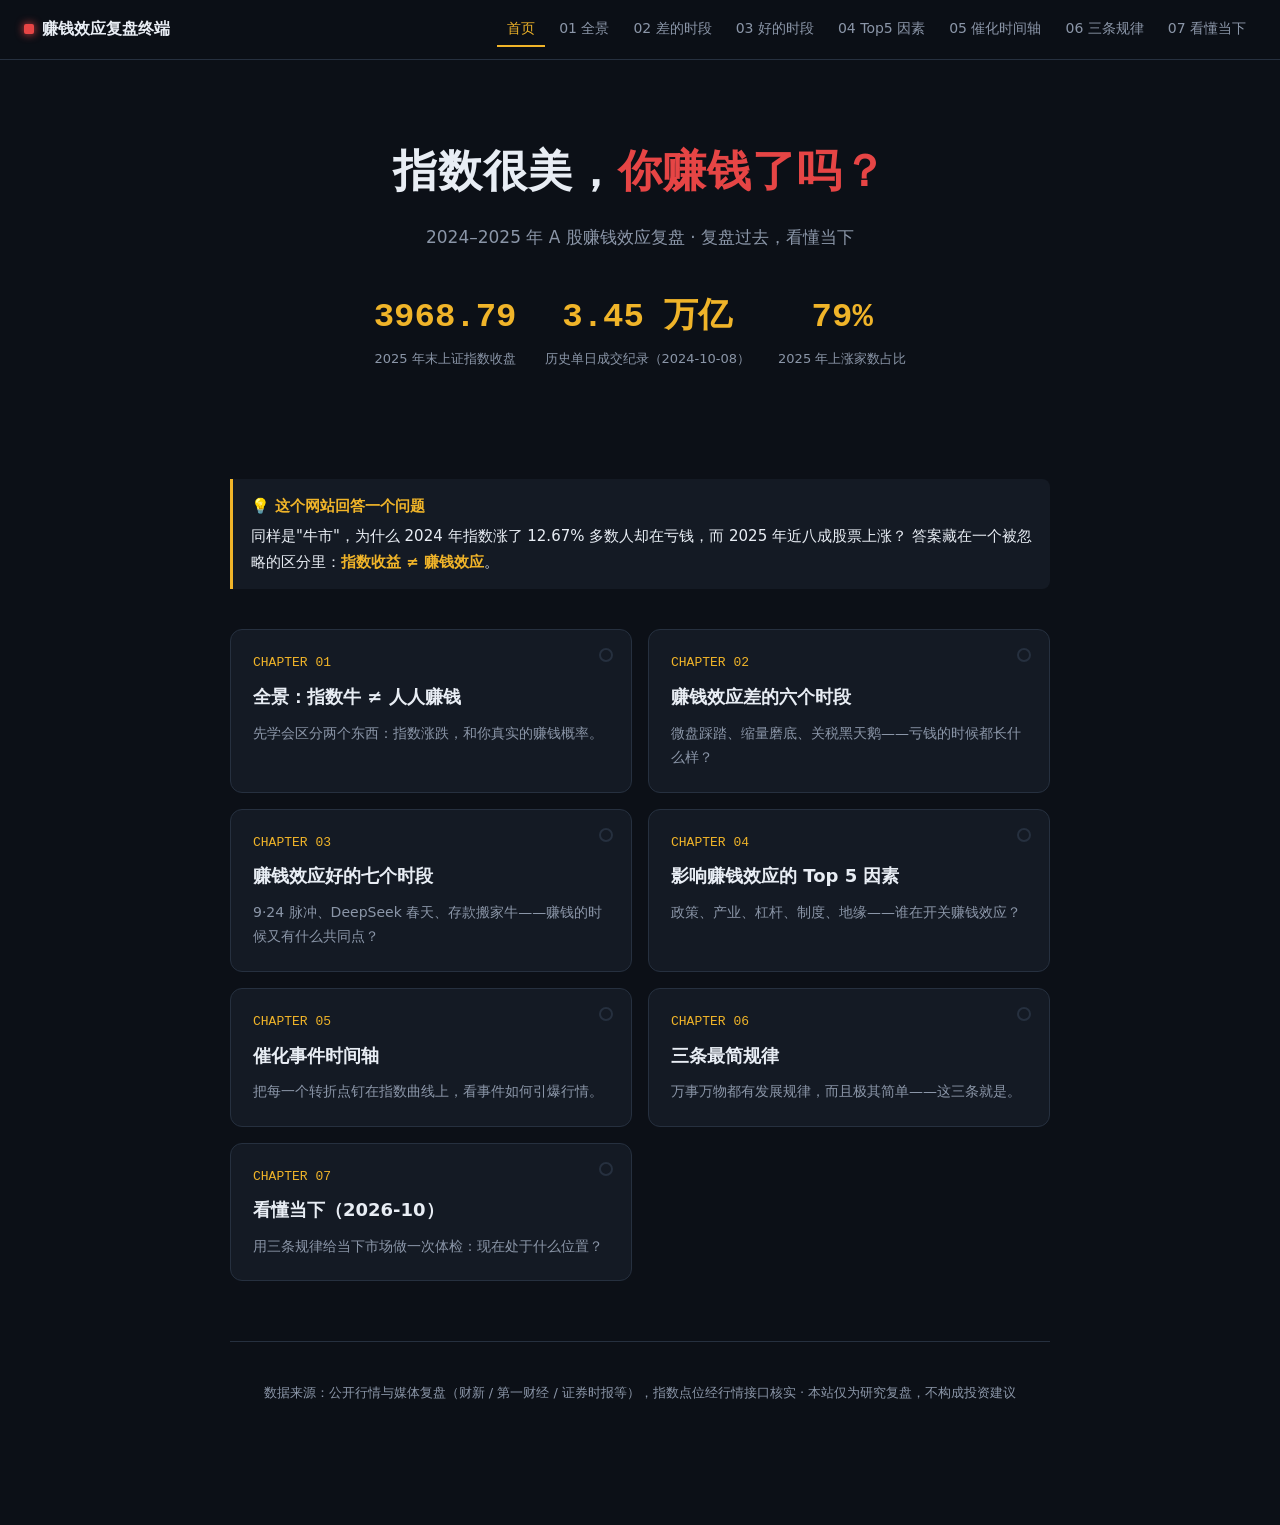
<file: index.html>
<!DOCTYPE html>
<html lang="zh-CN">
<head>
<meta charset="UTF-8">
<meta name="viewport" content="width=device-width, initial-scale=1.0">
<title>赚钱效应复盘终端 · 2024–2025 A股</title>
<link rel="stylesheet" href="assets/css/main.css">
</head>
<body>
<div class="progress"></div>
<header class="topbar">
  <span class="brand">赚钱效应复盘终端</span>
  <nav>
    <a href="index.html" class="active">首页</a>
    <a href="chapters/01-panorama.html">01 全景</a>
    <a href="chapters/02-bad-times.html">02 差的时段</a>
    <a href="chapters/03-good-times.html">03 好的时段</a>
    <a href="chapters/04-top5.html">04 Top5 因素</a>
    <a href="chapters/05-catalysts.html">05 催化时间轴</a>
    <a href="chapters/06-rules.html">06 三条规律</a>
    <a href="chapters/07-now.html">07 看懂当下</a>
  </nav>
</header>

<section class="hero">
  <h1>指数很美，<span class="hl">你赚钱了吗？</span></h1>
  <p class="sub">2024–2025 年 A 股赚钱效应复盘 · 复盘过去，看懂当下</p>
  <div class="hero-stats">
    <div class="hero-stat"><div class="hs-v" data-count="3968.84">0</div><div class="hs-l">2025 年末上证指数收盘</div></div>
    <div class="hero-stat"><div class="hs-v" data-count="3.45" data-suffix=" 万亿">0</div><div class="hs-l">历史单日成交纪录（2024-10-08）</div></div>
    <div class="hero-stat"><div class="hs-v" data-count="79" data-suffix="%">0</div><div class="hs-l">2025 年上涨家数占比</div></div>
  </div>
</section>

<div class="wrap">
  <div class="callout c-intuition">
    <span class="co-title">💡 这个网站回答一个问题</span>
    同样是"牛市"，为什么 2024 年指数涨了 12.67% 多数人却在亏钱，而 2025 年近八成股票上涨？
    答案藏在一个被忽略的区分里：<strong>指数收益 ≠ 赚钱效应</strong>。
  </div>

  <div class="grid">
    <a class="ch-card" href="chapters/01-panorama.html">
      <span class="cc-done" data-page="01-panorama.html"></span>
      <div class="cc-no">CHAPTER 01</div>
      <div class="cc-title">全景：指数牛 ≠ 人人赚钱</div>
      <div class="cc-hook">先学会区分两个东西：指数涨跌，和你真实的赚钱概率。</div>
    </a>
    <a class="ch-card" href="chapters/02-bad-times.html">
      <span class="cc-done" data-page="02-bad-times.html"></span>
      <div class="cc-no">CHAPTER 02</div>
      <div class="cc-title">赚钱效应差的六个时段</div>
      <div class="cc-hook">微盘踩踏、缩量磨底、关税黑天鹅——亏钱的时候都长什么样？</div>
    </a>
    <a class="ch-card" href="chapters/03-good-times.html">
      <span class="cc-done" data-page="03-good-times.html"></span>
      <div class="cc-no">CHAPTER 03</div>
      <div class="cc-title">赚钱效应好的七个时段</div>
      <div class="cc-hook">9·24 脉冲、DeepSeek 春天、存款搬家牛——赚钱的时候又有什么共同点？</div>
    </a>
    <a class="ch-card" href="chapters/04-top5.html">
      <span class="cc-done" data-page="04-top5.html"></span>
      <div class="cc-no">CHAPTER 04</div>
      <div class="cc-title">影响赚钱效应的 Top 5 因素</div>
      <div class="cc-hook">政策、产业、杠杆、制度、地缘——谁在开关赚钱效应？</div>
    </a>
    <a class="ch-card" href="chapters/05-catalysts.html">
      <span class="cc-done" data-page="05-catalysts.html"></span>
      <div class="cc-no">CHAPTER 05</div>
      <div class="cc-title">催化事件时间轴</div>
      <div class="cc-hook">把每一个转折点钉在指数曲线上，看事件如何引爆行情。</div>
    </a>
    <a class="ch-card" href="chapters/06-rules.html">
      <span class="cc-done" data-page="06-rules.html"></span>
      <div class="cc-no">CHAPTER 06</div>
      <div class="cc-title">三条最简规律</div>
      <div class="cc-hook">万事万物都有发展规律，而且极其简单——这三条就是。</div>
    </a>
    <a class="ch-card" href="chapters/07-now.html">
      <span class="cc-done" data-page="07-now.html"></span>
      <div class="cc-no">CHAPTER 07</div>
      <div class="cc-title">看懂当下（2026-10）</div>
      <div class="cc-hook">用三条规律给当下市场做一次体检：现在处于什么位置？</div>
    </a>
  </div>

  <div class="foot">
    数据来源：公开行情与媒体复盘（财新 / 第一财经 / 证券时报等），指数点位经行情接口核实 ·
    本站仅为研究复盘，不构成投资建议
  </div>
</div>

<script src="assets/js/site.js"></script>
<script>
// hero 数字跑马
(function () {
  var reduced = window.matchMedia("(prefers-reduced-motion: reduce)").matches;
  document.querySelectorAll(".hs-v").forEach(function (el) {
    var target = parseFloat(el.dataset.count);
    var suffix = el.dataset.suffix || "";
    if (reduced) { el.textContent = target + suffix; return; }
    var t0 = null, dur = 1400;
    function step(ts) {
      if (!t0) t0 = ts;
      var p = Math.min((ts - t0) / dur, 1);
      var v = target * (1 - Math.pow(1 - p, 3));
      el.textContent = (target % 1 === 0 ? Math.round(v) : v.toFixed(2)) + suffix;
      if (p < 1) requestAnimationFrame(step);
    }
    requestAnimationFrame(step);
  });
  // 首页完成态圆点
  var state = {};
  try { state = JSON.parse(localStorage.getItem("me-effect-done-v1") || "{}"); } catch (e) {}
  document.querySelectorAll(".cc-done").forEach(function (dot) {
    if (state[dot.dataset.page]) dot.classList.add("done");
  });
})();
</script>
</body>
</html>
</file>
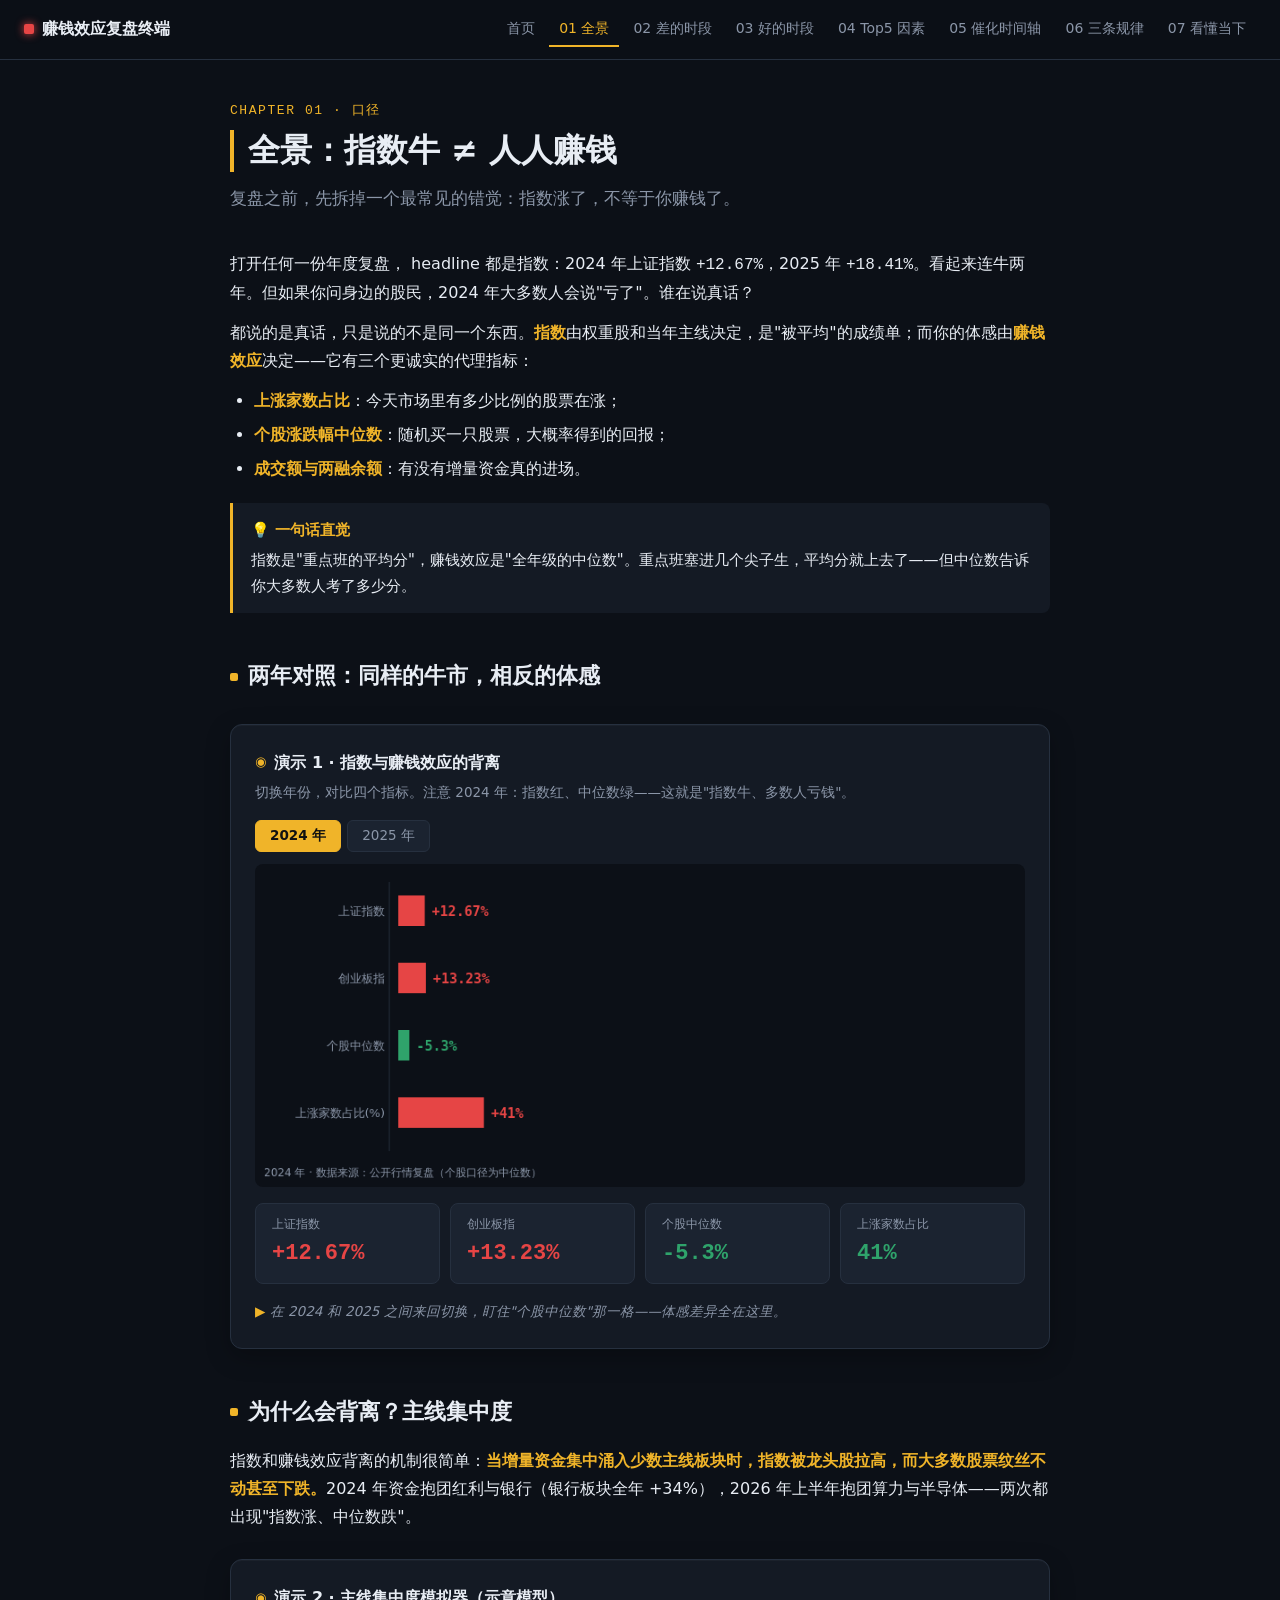
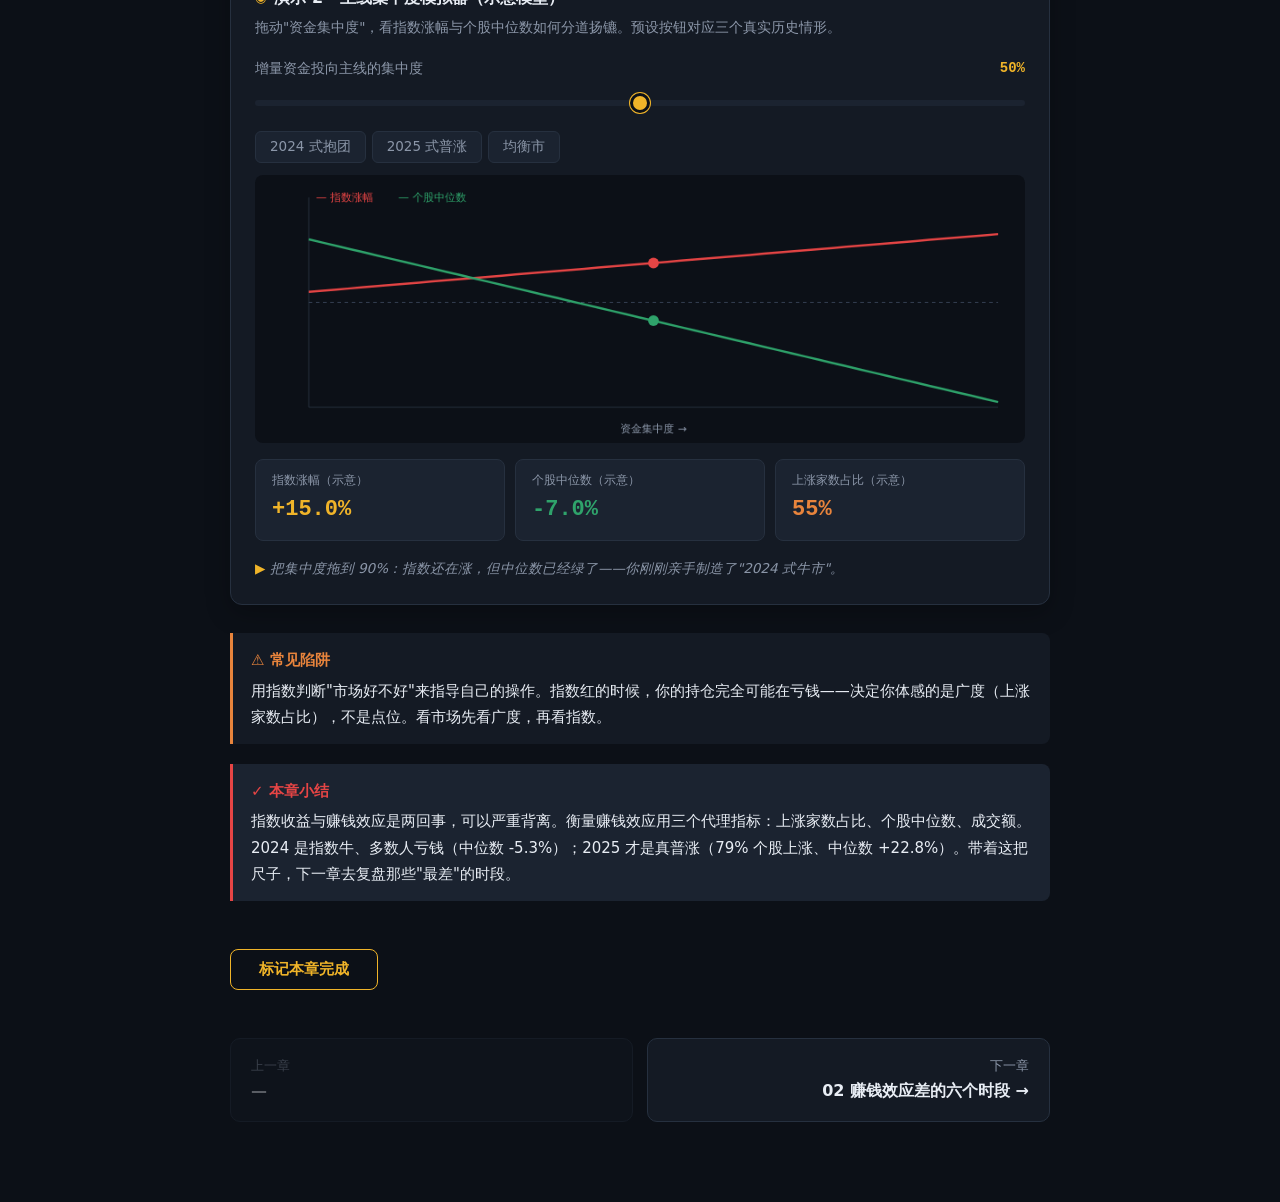
<file: chapters/01-panorama.html>
<!DOCTYPE html>
<html lang="zh-CN">
<head>
<meta charset="UTF-8">
<meta name="viewport" content="width=device-width, initial-scale=1.0">
<title>01 全景：指数牛 ≠ 人人赚钱 · 赚钱效应复盘终端</title>
<link rel="stylesheet" href="../assets/css/main.css">
</head>
<body>
<div class="progress"></div>
<header class="topbar">
  <a class="brand" href="../index.html" style="text-decoration:none">赚钱效应复盘终端</a>
  <nav>
    <a href="../index.html">首页</a>
    <a href="01-panorama.html" class="active">01 全景</a>
    <a href="02-bad-times.html">02 差的时段</a>
    <a href="03-good-times.html">03 好的时段</a>
    <a href="04-top5.html">04 Top5 因素</a>
    <a href="05-catalysts.html">05 催化时间轴</a>
    <a href="06-rules.html">06 三条规律</a>
    <a href="07-now.html">07 看懂当下</a>
  </nav>
</header>

<div class="wrap">
  <div class="ch-head">
    <div class="kicker">Chapter 01 · 口径</div>
    <h1>全景：指数牛 ≠ 人人赚钱</h1>
    <p class="lede">复盘之前，先拆掉一个最常见的错觉：指数涨了，不等于你赚钱了。</p>
  </div>

  <p>打开任何一份年度复盘， headline 都是指数：2024 年上证指数 <span class="num">+12.67%</span>，2025 年 <span class="num">+18.41%</span>。看起来连牛两年。但如果你问身边的股民，2024 年大多数人会说"亏了"。谁在说真话？</p>

  <p>都说的是真话，只是说的不是同一个东西。<strong>指数</strong>由权重股和当年主线决定，是"被平均"的成绩单；而你的体感由<strong>赚钱效应</strong>决定——它有三个更诚实的代理指标：</p>

  <ul>
    <li><strong>上涨家数占比</strong>：今天市场里有多少比例的股票在涨；</li>
    <li><strong>个股涨跌幅中位数</strong>：随机买一只股票，大概率得到的回报；</li>
    <li><strong>成交额与两融余额</strong>：有没有增量资金真的进场。</li>
  </ul>

  <div class="callout c-intuition">
    <span class="co-title">💡 一句话直觉</span>
    指数是"重点班的平均分"，赚钱效应是"全年级的中位数"。重点班塞进几个尖子生，平均分就上去了——但中位数告诉你大多数人考了多少分。
  </div>

  <h2>两年对照：同样的牛市，相反的体感</h2>

  <div class="demo">
    <div class="demo-title">演示 1 · 指数与赚钱效应的背离</div>
    <div class="demo-sub">切换年份，对比四个指标。注意 2024 年：指数红、中位数绿——这就是"指数牛、多数人亏钱"。</div>
    <div class="btn-group" id="yearBtns">
      <button data-year="2024" class="active">2024 年</button>
      <button data-year="2025">2025 年</button>
    </div>
    <canvas id="chart1" class="chart" width="860" height="360"></canvas>
    <div class="readouts">
      <div class="readout" id="ro1"><span class="r-label">上证指数</span><span class="r-value num">—</span></div>
      <div class="readout" id="ro2"><span class="r-label">创业板指</span><span class="r-value num">—</span></div>
      <div class="readout" id="ro3"><span class="r-label">个股中位数</span><span class="r-value num">—</span></div>
      <div class="readout" id="ro4"><span class="r-label">上涨家数占比</span><span class="r-value num">—</span></div>
    </div>
    <div class="demo-note">在 2024 和 2025 之间来回切换，盯住"个股中位数"那一格——体感差异全在这里。</div>
  </div>

  <h2>为什么会背离？主线集中度</h2>

  <p>指数和赚钱效应背离的机制很简单：<strong>当增量资金集中涌入少数主线板块时，指数被龙头股拉高，而大多数股票纹丝不动甚至下跌。</strong>2024 年资金抱团红利与银行（银行板块全年 +34%），2026 年上半年抱团算力与半导体——两次都出现"指数涨、中位数跌"。</p>

  <div class="demo">
    <div class="demo-title">演示 2 · 主线集中度模拟器（示意模型）</div>
    <div class="demo-sub">拖动"资金集中度"，看指数涨幅与个股中位数如何分道扬镳。预设按钮对应三个真实历史情形。</div>
    <div class="ctl">
      <label>增量资金投向主线的集中度 <output id="concOut">50%</output></label>
      <input type="range" id="conc" min="0" max="100" value="50">
    </div>
    <div class="btn-group">
      <button class="preset" data-v="88">2024 式抱团</button>
      <button class="preset" data-v="35">2025 式普涨</button>
      <button class="preset" data-v="60">均衡市</button>
    </div>
    <canvas id="chart2" class="chart" width="860" height="300"></canvas>
    <div class="readouts">
      <div class="readout r-accent" id="roIdx"><span class="r-label">指数涨幅（示意）</span><span class="r-value num">—</span></div>
      <div class="readout" id="roMed"><span class="r-label">个股中位数（示意）</span><span class="r-value num">—</span></div>
      <div class="readout" id="roBreadth"><span class="r-label">上涨家数占比（示意）</span><span class="r-value num">—</span></div>
    </div>
    <div class="demo-note">把集中度拖到 90%：指数还在涨，但中位数已经绿了——你刚刚亲手制造了"2024 式牛市"。</div>
  </div>

  <div class="callout c-trap">
    <span class="co-title">⚠️ 常见陷阱</span>
    用指数判断"市场好不好"来指导自己的操作。指数红的时候，你的持仓完全可能在亏钱——决定你体感的是广度（上涨家数占比），不是点位。看市场先看广度，再看指数。
  </div>

  <div class="callout c-summary">
    <span class="co-title">✓ 本章小结</span>
    指数收益与赚钱效应是两回事，可以严重背离。衡量赚钱效应用三个代理指标：上涨家数占比、个股中位数、成交额。2024 是指数牛、多数人亏钱（中位数 -5.3%）；2025 才是真普涨（79% 个股上涨、中位数 +22.8%）。带着这把尺子，下一章去复盘那些"最差"的时段。
  </div>

  <button class="btn-done">标记本章完成</button>

  <div class="chapter-nav">
    <a class="disabled"><span class="cn-dir">上一章</span><span class="cn-title">—</span></a>
    <a class="next" href="02-bad-times.html"><span class="cn-dir">下一章</span><span class="cn-title">02 赚钱效应差的六个时段 →</span></a>
  </div>
</div>

<script src="../assets/js/site.js"></script>
<script>
(function () {
  "use strict";
  var DATA = {
    "2024": { idx: 12.67, cyb: 13.23, med: -5.3, up: 41 },
    "2025": { idx: 18.41, cyb: 49.57, med: 22.8, up: 79 }
  };
  var GOOD = "#e64545", BAD = "#2fa36b";

  function setupCanvas(cv) {
    var dpr = window.devicePixelRatio || 1;
    var w = cv.width, h = cv.height;
    cv.style.height = (h / (w / cv.clientWidth || 1)) + "px";
    cv.style.height = "";
    var ctx = cv.getContext("2d");
    ctx.setTransform(dpr, 0, 0, dpr, 0, 0);
    return { ctx: ctx, W: w, H: h };
  }

  // 演示 1：年度对比条形图
  var cv1 = document.getElementById("chart1");
  var s1 = setupCanvas(cv1);
  var year = "2024";
  function draw1() {
    var ctx = s1.ctx, W = s1.W, H = s1.H;
    ctx.clearRect(0, 0, W, H);
    var d = DATA[year];
    var items = [
      { label: "上证指数", v: d.idx },
      { label: "创业板指", v: d.cyb },
      { label: "个股中位数", v: d.med },
      { label: "上涨家数占比(%)", v: d.up }
    ];
    var maxV = 60, midY = 190, scale = 140 / maxV;
    // 零轴
    ctx.strokeStyle = "#26303f";
    ctx.beginPath(); ctx.moveTo(150, 20); ctx.lineTo(150, H - 40); ctx.stroke();
    items.forEach(function (it, i) {
      var y = 35 + i * 75;
      var bw = it.v * scale;
      ctx.fillStyle = it.v >= 0 ? GOOD : BAD;
      var x0 = 160;
      ctx.fillRect(x0, y, Math.abs(bw), 34);
      ctx.fillStyle = "#8b96a8";
      ctx.font = "13px system-ui";
      ctx.textAlign = "right";
      ctx.fillText(it.label, 145, y + 22);
      ctx.textAlign = "left";
      ctx.font = "bold 15px ui-monospace, Consolas, monospace";
      ctx.fillStyle = it.v >= 0 ? GOOD : BAD;
      var txt = (it.v >= 0 ? "+" : "") + it.v + (it.label.indexOf("占比") >= 0 ? "%" : "%");
      ctx.fillText(txt, x0 + Math.abs(bw) + 8, y + 23);
    });
    ctx.fillStyle = "#8b96a8"; ctx.font = "12px system-ui"; ctx.textAlign = "left";
    ctx.fillText(year + " 年 · 数据来源：公开行情复盘（个股口径为中位数）", 10, H - 12);
  }
  function fmt(v) { return (v >= 0 ? "+" : "") + v + "%"; }
  function setReadouts() {
    var d = DATA[year];
    var map = [
      ["ro1", fmt(d.idx), d.idx], ["ro2", fmt(d.cyb), d.cyb],
      ["ro3", fmt(d.med), d.med], ["ro4", d.up + "%", d.up - 50]
    ];
    map.forEach(function (m) {
      var el = document.getElementById(m[0]);
      el.querySelector(".r-value").textContent = m[1];
      el.classList.remove("r-good", "r-bad");
      el.classList.add(m[2] >= 0 ? "r-good" : "r-bad");
    });
  }
  document.getElementById("yearBtns").addEventListener("click", function (e) {
    var b = e.target.closest("button");
    if (!b) return;
    this.querySelectorAll("button").forEach(function (x) { x.classList.remove("active"); });
    b.classList.add("active");
    year = b.dataset.year;
    draw1(); setReadouts();
  });

  // 演示 2：集中度模拟器（示意模型）
  var cv2 = document.getElementById("chart2");
  var s2 = setupCanvas(cv2);
  var conc = 50;
  function model(c) {
    // 示意模型：集中度越高，指数越强、广度越弱
    var idx = 4 + c * 0.22;          // 指数涨幅 %
    var med = 24 - c * 0.62;         // 中位数 %
    var breadth = Math.round(82 - c * 0.55); // 上涨家数占比 %
    return { idx: idx, med: med, breadth: breadth };
  }
  function draw2() {
    var ctx = s2.ctx, W = s2.W, H = s2.H;
    ctx.clearRect(0, 0, W, H);
    var x0 = 60, x1 = W - 30, y0 = H - 40, y1 = 25;
    // 轴
    ctx.strokeStyle = "#26303f";
    ctx.beginPath(); ctx.moveTo(x0, y1); ctx.lineTo(x0, y0); ctx.lineTo(x1, y0); ctx.stroke();
    ctx.fillStyle = "#8b96a8"; ctx.font = "12px system-ui"; ctx.textAlign = "center";
    ctx.fillText("资金集中度 →", (x0 + x1) / 2, H - 12);
    // 曲线：指数 / 中位数
    function plot(fn, color) {
      ctx.strokeStyle = color; ctx.lineWidth = 2.5; ctx.beginPath();
      for (var c = 0; c <= 100; c += 2) {
        var m = model(c);
        var v = fn(m);
        var x = x0 + (c / 100) * (x1 - x0);
        var y = y0 - ((v + 40) / 80) * (y0 - y1);
        c === 0 ? ctx.moveTo(x, y) : ctx.lineTo(x, y);
      }
      ctx.stroke(); ctx.lineWidth = 1;
    }
    // 零线
    ctx.strokeStyle = "#3a465a"; ctx.setLineDash([4, 4]); ctx.beginPath();
    var yz = y0 - (40 / 80) * (y0 - y1);
    ctx.moveTo(x0, yz); ctx.lineTo(x1, yz); ctx.stroke(); ctx.setLineDash([]);
    plot(function (m) { return m.idx; }, GOOD);
    plot(function (m) { return m.med; }, BAD);
    // 当前点
    var m = model(conc);
    var cx = x0 + (conc / 100) * (x1 - x0);
    [[m.idx, GOOD, "指数"], [m.med, BAD, "中位数"]].forEach(function (p) {
      var y = y0 - ((p[0] + 40) / 80) * (y0 - y1);
      ctx.fillStyle = p[1];
      ctx.beginPath(); ctx.arc(cx, y, 6, 0, Math.PI * 2); ctx.fill();
    });
    // 图例
    ctx.textAlign = "left"; ctx.font = "12px system-ui";
    ctx.fillStyle = GOOD; ctx.fillText("— 指数涨幅", x0 + 8, y1 + 4);
    ctx.fillStyle = BAD; ctx.fillText("— 个股中位数", x0 + 100, y1 + 4);
  }
  function setRo2() {
    var m = model(conc);
    var rI = document.getElementById("roIdx");
    rI.querySelector(".r-value").textContent = "+" + m.idx.toFixed(1) + "%";
    var rM = document.getElementById("roMed");
    rM.querySelector(".r-value").textContent = (m.med >= 0 ? "+" : "") + m.med.toFixed(1) + "%";
    rM.classList.remove("r-good", "r-bad");
    rM.classList.add(m.med >= 0 ? "r-good" : "r-bad");
    var rB = document.getElementById("roBreadth");
    rB.querySelector(".r-value").textContent = m.breadth + "%";
    rB.classList.remove("r-good", "r-bad", "r-warn");
    rB.classList.add(m.breadth >= 60 ? "r-good" : m.breadth >= 45 ? "r-warn" : "r-bad");
  }
  var slider = document.getElementById("conc");
  slider.addEventListener("input", function () {
    conc = +this.value;
    document.getElementById("concOut").textContent = conc + "%";
    draw2(); setRo2();
  });
  document.querySelectorAll(".preset").forEach(function (b) {
    b.addEventListener("click", function () {
      conc = +b.dataset.v;
      slider.value = conc;
      document.getElementById("concOut").textContent = conc + "%";
      draw2(); setRo2();
    });
  });

  draw1(); setReadouts(); draw2(); setRo2();
})();
</script>
</body>
</html>
</file>
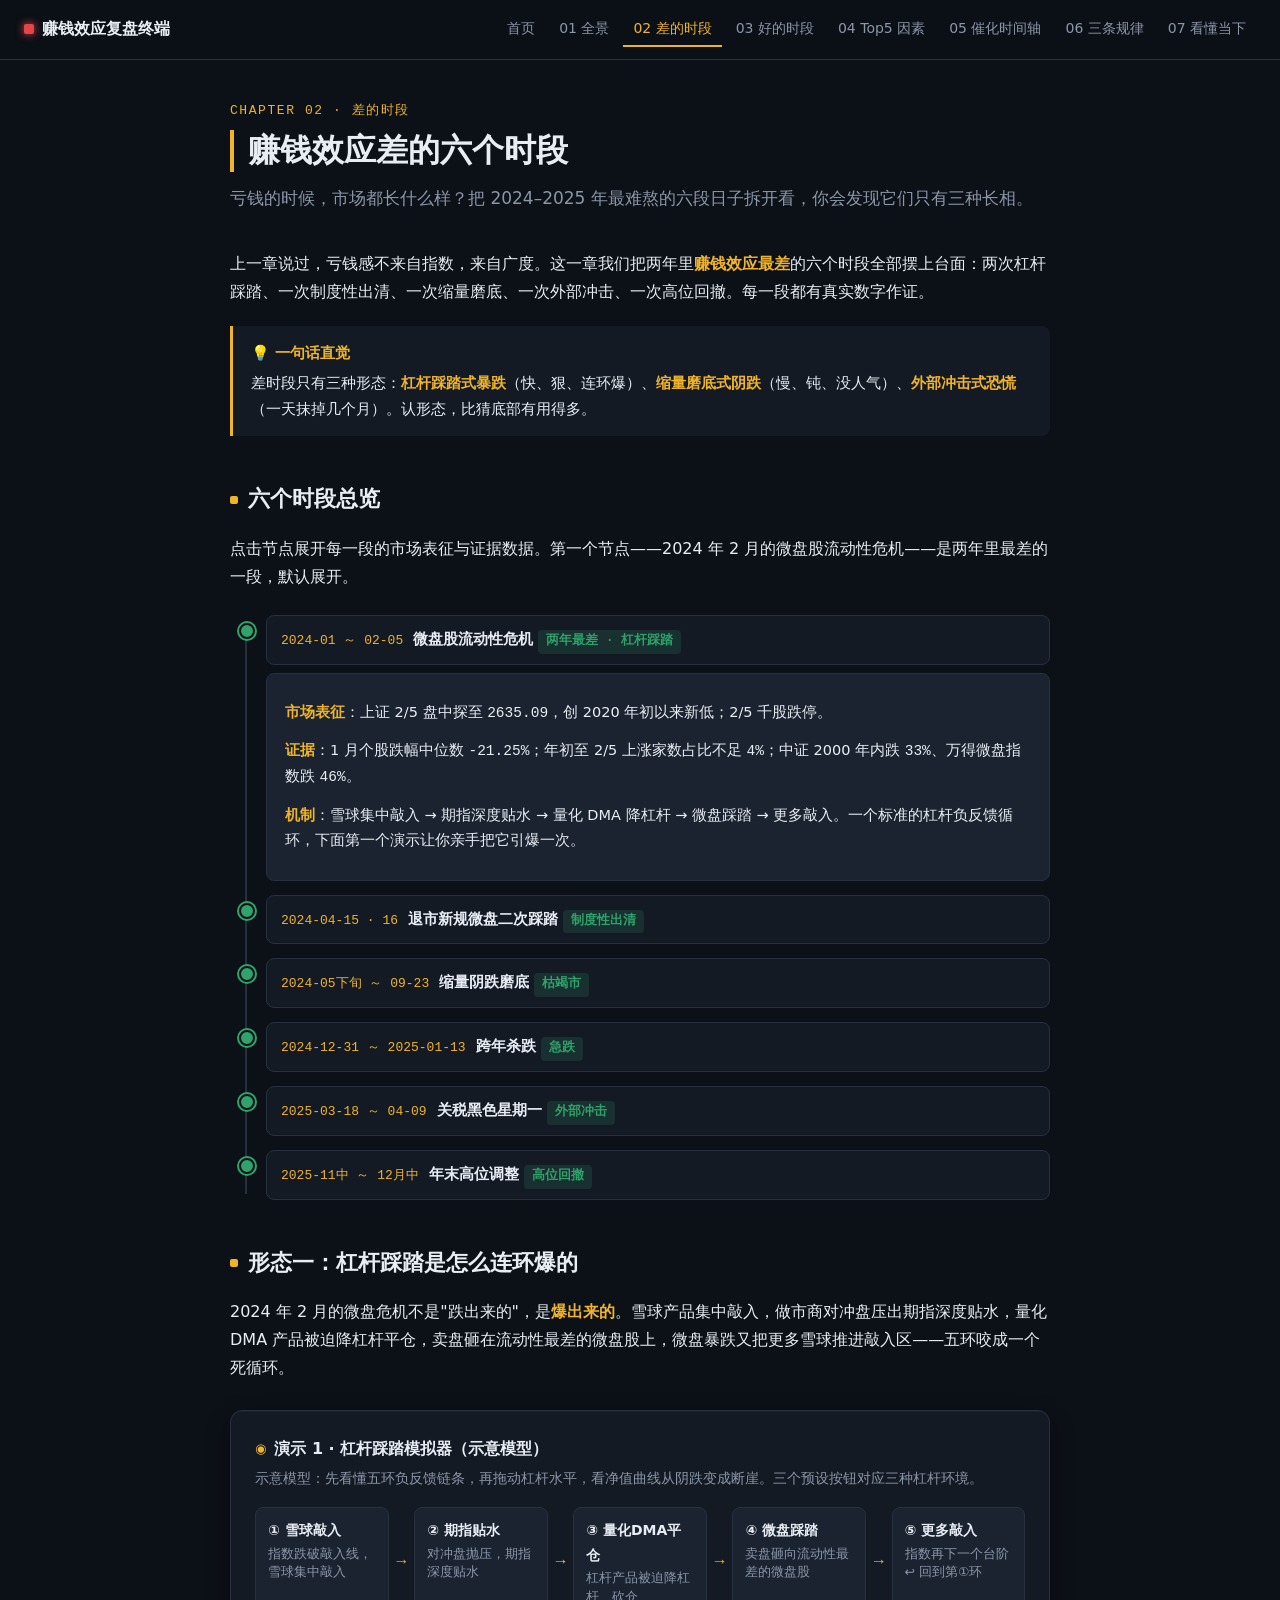
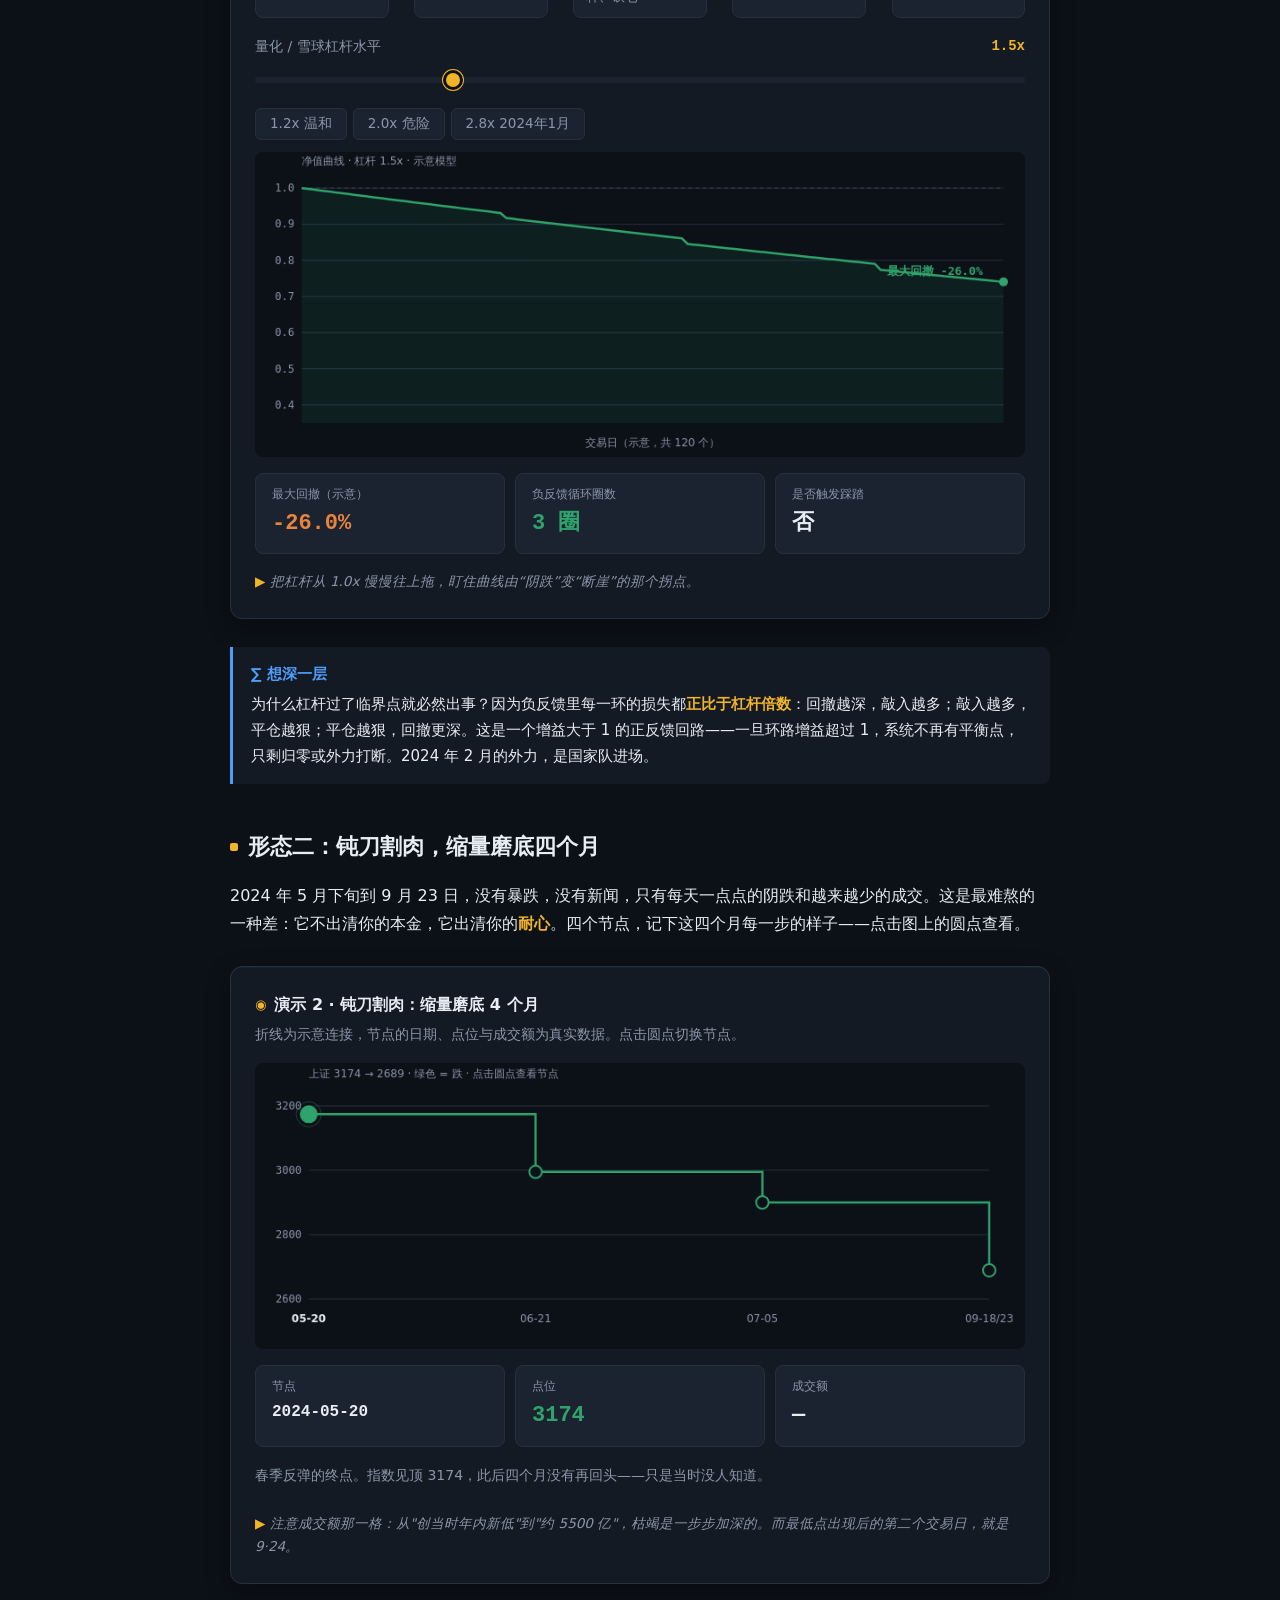
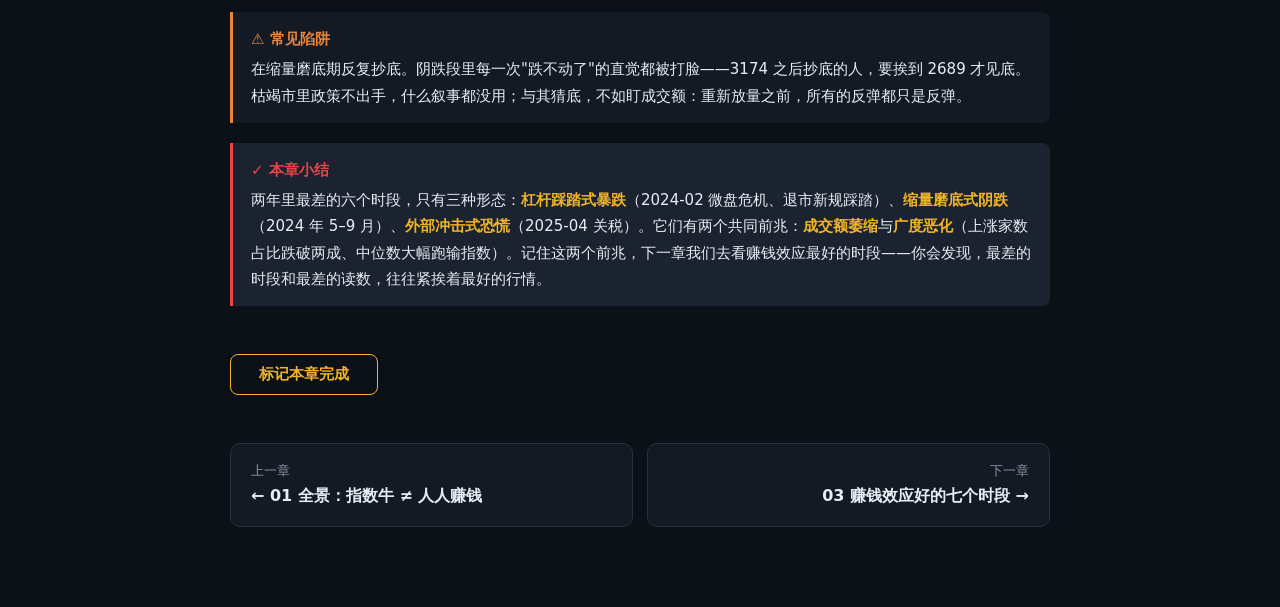
<file: chapters/02-bad-times.html>
<!DOCTYPE html>
<html lang="zh-CN">
<head>
<meta charset="UTF-8">
<meta name="viewport" content="width=device-width, initial-scale=1.0">
<title>02 赚钱效应差的六个时段 · 赚钱效应复盘终端</title>
<link rel="stylesheet" href="../assets/css/main.css">
<style>
.chain { display: flex; align-items: stretch; flex-wrap: wrap; margin: 16px 0; }
.chain .cell {
  flex: 1; min-width: 118px;
  background: var(--surface2); border: 1px solid var(--border);
  border-radius: 8px; padding: 10px 12px; font-size: 13px;
  transition: all .15s;
}
.chain .cell:hover {
  border-color: var(--accent); transform: translateY(-2px);
  box-shadow: 0 0 0 1px var(--accent);
}
.chain .cell b { display: block; font-size: 14px; margin-bottom: 2px; }
.chain .cell span { color: var(--muted); font-size: 12.5px; line-height: 1.5; display: block; }
.chain .arr { align-self: center; color: var(--accent); font-family: var(--mono); font-weight: 700; padding: 0 8px; }
</style>
</head>
<body>
<div class="progress"></div>
<header class="topbar">
  <a class="brand" href="../index.html" style="text-decoration:none">赚钱效应复盘终端</a>
  <nav>
    <a href="../index.html">首页</a>
    <a href="01-panorama.html">01 全景</a>
    <a href="02-bad-times.html" class="active">02 差的时段</a>
    <a href="03-good-times.html">03 好的时段</a>
    <a href="04-top5.html">04 Top5 因素</a>
    <a href="05-catalysts.html">05 催化时间轴</a>
    <a href="06-rules.html">06 三条规律</a>
    <a href="07-now.html">07 看懂当下</a>
  </nav>
</header>

<div class="wrap">
  <div class="ch-head">
    <div class="kicker">Chapter 02 · 差的时段</div>
    <h1>赚钱效应差的六个时段</h1>
    <p class="lede">亏钱的时候，市场都长什么样？把 2024–2025 年最难熬的六段日子拆开看，你会发现它们只有三种长相。</p>
  </div>

  <p>上一章说过，亏钱感不来自指数，来自广度。这一章我们把两年里<strong>赚钱效应最差</strong>的六个时段全部摆上台面：两次杠杆踩踏、一次制度性出清、一次缩量磨底、一次外部冲击、一次高位回撤。每一段都有真实数字作证。</p>

  <div class="callout c-intuition">
    <span class="co-title">💡 一句话直觉</span>
    差时段只有三种形态：<strong>杠杆踩踏式暴跌</strong>（快、狠、连环爆）、<strong>缩量磨底式阴跌</strong>（慢、钝、没人气）、<strong>外部冲击式恐慌</strong>（一天抹掉几个月）。认形态，比猜底部有用得多。
  </div>

  <h2>六个时段总览</h2>

  <p>点击节点展开每一段的市场表征与证据数据。第一个节点——2024 年 2 月的微盘股流动性危机——是两年里最差的一段，默认展开。</p>

  <div class="timeline">
    <div class="tl-node bad open">
      <div class="tl-head">
        <span class="tl-date">2024-01 ～ 02-05</span>
        <span class="tl-name">微盘股流动性危机 <span class="tag bad">两年最差 · 杠杆踩踏</span></span>
      </div>
      <div class="tl-detail">
        <p><strong>市场表征</strong>：上证 2/5 盘中探至 <span class="num">2635.09</span>，创 2020 年初以来新低；2/5 千股跌停。</p>
        <p><strong>证据</strong>：1 月个股跌幅中位数 <span class="num">-21.25%</span>；年初至 2/5 上涨家数占比不足 <span class="num">4%</span>；中证 2000 年内跌 <span class="num">33%</span>、万得微盘指数跌 <span class="num">46%</span>。</p>
        <p><strong>机制</strong>：雪球集中敲入 → 期指深度贴水 → 量化 DMA 降杠杆 → 微盘踩踏 → 更多敲入。一个标准的杠杆负反馈循环，下面第一个演示让你亲手把它引爆一次。</p>
      </div>
    </div>
    <div class="tl-node bad">
      <div class="tl-head">
        <span class="tl-date">2024-04-15 · 16</span>
        <span class="tl-name">退市新规微盘二次踩踏 <span class="tag bad">制度性出清</span></span>
      </div>
      <div class="tl-detail">
        <p><strong>市场表征</strong>：微盘股指数两日分别 <span class="num">-8.88%</span>、<span class="num">-10.55%</span>。</p>
        <p><strong>证据</strong>：新"国九条"（4/12）后退市收紧，ST 与微盘局部崩塌；同期大盘蓝筹反而走强——指数没跌，钱没了。这是制度性、结构性的亏钱效应，6 月还出现了第三次踩踏。</p>
      </div>
    </div>
    <div class="tl-node bad">
      <div class="tl-head">
        <span class="tl-date">2024-05下旬 ～ 09-23</span>
        <span class="tl-name">缩量阴跌磨底 <span class="tag bad">枯竭市</span></span>
      </div>
      <div class="tl-detail">
        <p><strong>市场表征</strong>：上证 <span class="num">3174</span> → <span class="num">2689</span>（9/18）；9/23 收 <span class="num">2748.92</span>。</p>
        <p><strong>证据</strong>：7/5 成交 <span class="num">5772.5</span> 亿创当时年内新低，9 月下旬进一步缩至约 <span class="num">5500</span> 亿；8 月底全年上涨个股占比仅 <span class="num">11.12%</span>、中位数 <span class="num">-26%</span>。典型"没人赚钱也没人离场"的枯竭市——下面第二个演示专讲这一段。</p>
      </div>
    </div>
    <div class="tl-node bad">
      <div class="tl-head">
        <span class="tl-date">2024-12-31 ～ 2025-01-13</span>
        <span class="tl-name">跨年杀跌 <span class="tag bad">急跌</span></span>
      </div>
      <div class="tl-detail">
        <p><strong>市场表征</strong>：上证 <span class="num">3351.76</span> → <span class="num">3141</span> 附近，14 个交易日跌约 <span class="num">5.75%</span>。</p>
        <p><strong>证据</strong>：12/31 下跌家数占比 <span class="num">86.2%</span>，涨跌中位数 <span class="num">-2.42%</span>——开年第一周，几乎人人挨刀。</p>
      </div>
    </div>
    <div class="tl-node bad">
      <div class="tl-head">
        <span class="tl-date">2025-03-18 ～ 04-09</span>
        <span class="tl-name">关税黑色星期一 <span class="tag bad">外部冲击</span></span>
      </div>
      <div class="tl-detail">
        <p><strong>市场表征</strong>：4/7 上证 <span class="num">-7.34%</span>、创业板 <span class="num">-12.5%</span>（历史最大单日跌幅），全市场 <span class="num">3038</span> 只跌停；上证探至 <span class="num">3040.69</span>。</p>
        <p><strong>证据</strong>：单日亏钱效应为 2020 年 2 月以来之最。特朗普"对等关税"一天抹掉了几个月的赚钱效应。</p>
      </div>
    </div>
    <div class="tl-node bad">
      <div class="tl-head">
        <span class="tl-date">2025-11中 ～ 12月中</span>
        <span class="tl-name">年末高位调整 <span class="tag bad">高位回撤</span></span>
      </div>
      <div class="tl-detail">
        <p><strong>市场表征</strong>：上证自 <span class="num">4034</span> 点十年新高回落至 <span class="num">3817</span> 附近。</p>
        <p><strong>证据</strong>：11 月结束连续 6 个月上涨，创业板单月 <span class="num">-4.23%</span>，板块分化加剧——涨得越高，回撤时站错队的代价越大。</p>
      </div>
    </div>
  </div>

  <h2>形态一：杠杆踩踏是怎么连环爆的</h2>

  <p>2024 年 2 月的微盘危机不是"跌出来的"，是<strong>爆出来的</strong>。雪球产品集中敲入，做市商对冲盘压出期指深度贴水，量化 DMA 产品被迫降杠杆平仓，卖盘砸在流动性最差的微盘股上，微盘暴跌又把更多雪球推进敲入区——五环咬成一个死循环。</p>

  <div class="demo">
    <div class="demo-title">演示 1 · 杠杆踩踏模拟器（示意模型）</div>
    <div class="demo-sub">示意模型：先看懂五环负反馈链条，再拖动杠杆水平，看净值曲线从阴跌变成断崖。三个预设按钮对应三种杠杆环境。</div>
    <div class="chain">
      <div class="cell"><b>① 雪球敲入</b><span>指数跌破敲入线，雪球集中敲入</span></div>
      <div class="arr">→</div>
      <div class="cell"><b>② 期指贴水</b><span>对冲盘抛压，期指深度贴水</span></div>
      <div class="arr">→</div>
      <div class="cell"><b>③ 量化DMA平仓</b><span>杠杆产品被迫降杠杆、砍仓</span></div>
      <div class="arr">→</div>
      <div class="cell"><b>④ 微盘踩踏</b><span>卖盘砸向流动性最差的微盘股</span></div>
      <div class="arr">→</div>
      <div class="cell"><b>⑤ 更多敲入</b><span>指数再下一个台阶 ↩ 回到第①环</span></div>
    </div>
    <div class="ctl">
      <label>量化 / 雪球杠杆水平 <output id="levOut">1.5x</output></label>
      <input type="range" id="lev" min="1.0" max="3.0" step="0.1" value="1.5">
    </div>
    <div class="btn-group">
      <button class="preset" data-v="1.2">1.2x 温和</button>
      <button class="preset" data-v="2.0">2.0x 危险</button>
      <button class="preset" data-v="2.8">2.8x 2024年1月</button>
    </div>
    <canvas id="chartCrash" class="chart" width="860" height="340"></canvas>
    <div class="readouts">
      <div class="readout" id="roDD"><span class="r-label">最大回撤（示意）</span><span class="r-value num">—</span></div>
      <div class="readout" id="roLoops"><span class="r-label">负反馈循环圈数</span><span class="r-value num">—</span></div>
      <div class="readout" id="roStamp"><span class="r-label">是否触发踩踏</span><span class="r-value num">—</span></div>
    </div>
    <div class="demo-note" id="levMsg">把杠杆从 1.0x 慢慢往上拖，盯住曲线由"阴跌"变"断崖"的那个拐点。</div>
  </div>

  <div class="callout c-math">
    <span class="co-title">∑ 想深一层</span>
    为什么杠杆过了临界点就必然出事？因为负反馈里每一环的损失都<strong>正比于杠杆倍数</strong>：回撤越深，敲入越多；敲入越多，平仓越狠；平仓越狠，回撤更深。这是一个增益大于 1 的正反馈回路——一旦环路增益超过 1，系统不再有平衡点，只剩归零或外力打断。2024 年 2 月的外力，是国家队进场。
  </div>

  <h2>形态二：钝刀割肉，缩量磨底四个月</h2>

  <p>2024 年 5 月下旬到 9 月 23 日，没有暴跌，没有新闻，只有每天一点点的阴跌和越来越少的成交。这是最难熬的一种差：它不出清你的本金，它出清你的<strong>耐心</strong>。四个节点，记下这四个月每一步的样子——点击图上的圆点查看。</p>

  <div class="demo">
    <div class="demo-title">演示 2 · 钝刀割肉：缩量磨底 4 个月</div>
    <div class="demo-sub">折线为示意连接，节点的日期、点位与成交额为真实数据。点击圆点切换节点。</div>
    <canvas id="chartGrind" class="chart" width="860" height="320"></canvas>
    <div class="readouts">
      <div class="readout" id="roDate"><span class="r-label">节点</span><span class="r-value num">—</span></div>
      <div class="readout" id="roPoint"><span class="r-label">点位</span><span class="r-value num">—</span></div>
      <div class="readout" id="roVol"><span class="r-label">成交额</span><span class="r-value num">—</span></div>
    </div>
    <p class="small" id="mobDesc" style="min-height:2.5em"></p>
    <div class="demo-note">注意成交额那一格：从"创当时年内新低"到"约 5500 亿"，枯竭是一步步加深的。而最低点出现后的第二个交易日，就是 9·24。</div>
  </div>

  <div class="callout c-trap">
    <span class="co-title">⚠️ 常见陷阱</span>
    在缩量磨底期反复抄底。阴跌段里每一次"跌不动了"的直觉都被打脸——3174 之后抄底的人，要挨到 2689 才见底。枯竭市里政策不出手，什么叙事都没用；与其猜底，不如盯成交额：重新放量之前，所有的反弹都只是反弹。
  </div>

  <div class="callout c-summary">
    <span class="co-title">✓ 本章小结</span>
    两年里最差的六个时段，只有三种形态：<strong>杠杆踩踏式暴跌</strong>（2024-02 微盘危机、退市新规踩踏）、<strong>缩量磨底式阴跌</strong>（2024 年 5–9 月）、<strong>外部冲击式恐慌</strong>（2025-04 关税）。它们有两个共同前兆：<strong>成交额萎缩</strong>与<strong>广度恶化</strong>（上涨家数占比跌破两成、中位数大幅跑输指数）。记住这两个前兆，下一章我们去看赚钱效应最好的时段——你会发现，最差的时段和最差的读数，往往紧挨着最好的行情。
  </div>

  <button class="btn-done">标记本章完成</button>

  <div class="chapter-nav">
    <a href="01-panorama.html"><span class="cn-dir">上一章</span><span class="cn-title">← 01 全景：指数牛 ≠ 人人赚钱</span></a>
    <a class="next" href="03-good-times.html"><span class="cn-dir">下一章</span><span class="cn-title">03 赚钱效应好的七个时段 →</span></a>
  </div>
</div>

<script src="../assets/js/site.js"></script>
<script>
(function () {
  "use strict";
  var BAD = "#2fa36b", BAD_FILL = "rgba(47,163,107,.10)", MUTED = "#8b96a8", BORDER = "#26303f", WARN = "#e8843c";

  function setupCanvas(cv) {
    var dpr = window.devicePixelRatio || 1;
    var ctx = cv.getContext("2d");
    ctx.setTransform(dpr, 0, 0, dpr, 0, 0);
    return { ctx: ctx, W: cv.width, H: cv.height };
  }

  // ============ 演示 1：杠杆踩踏模拟器（示意模型） ============
  var cv1 = document.getElementById("chartCrash");
  var s1 = setupCanvas(cv1);
  var lev = 1.5;
  var DAYS = 120;

  // 示意模型：基础阴跌 + 杠杆放大器；回撤每跌破一个敲入阈值，触发一次正比于杠杆的平仓冲击
  function sim(L) {
    var nav = 1, dd = 0, loops = 0, nextThr = 0.07;
    var path = [1];
    var drift = 0.0012;
    for (var t = 1; t <= DAYS; t++) {
      var loss = drift + (L - 1) * 0.0018;
      nav *= (1 - loss);
      dd = 1 - nav;
      if (dd >= nextThr) {
        loops++;
        var shock = 0.02 * (L - 1) * (1 + loops * 0.3);
        nav *= (1 - shock);
        dd = 1 - nav;
        nextThr += 0.07;
      }
      path.push(nav);
    }
    var min = Math.min.apply(null, path);
    var maxDD = 1 - min;
    return { path: path, maxDD: maxDD, min: min, loops: loops, stampede: L > 2.5 || maxDD > 0.45 };
  }

  function draw1() {
    var ctx = s1.ctx, W = s1.W, H = s1.H;
    ctx.clearRect(0, 0, W, H);
    var l = 52, r = 24, t = 20, b = 38;
    var vTop = 1.05, vBot = 0.35;
    function X(i) { return l + (i / DAYS) * (W - l - r); }
    function Y(v) { return t + ((vTop - v) / (vTop - vBot)) * (H - t - b); }
    // 网格与刻度
    ctx.font = "12px ui-monospace, Consolas, monospace";
    ctx.textAlign = "right";
    [1.0, 0.9, 0.8, 0.7, 0.6, 0.5, 0.4].forEach(function (v) {
      var y = Y(v);
      ctx.strokeStyle = BORDER;
      ctx.beginPath(); ctx.moveTo(l, y); ctx.lineTo(W - r, y); ctx.stroke();
      ctx.fillStyle = MUTED;
      ctx.fillText(v.toFixed(1), l - 8, y + 4);
    });
    // 净值 1.0 基准线
    ctx.strokeStyle = "#3a465a"; ctx.setLineDash([4, 4]);
    ctx.beginPath(); ctx.moveTo(l, Y(1)); ctx.lineTo(W - r, Y(1)); ctx.stroke();
    ctx.setLineDash([]);

    var m = sim(lev);
    // 面积填充
    ctx.fillStyle = BAD_FILL;
    ctx.beginPath();
    ctx.moveTo(X(0), Y(m.path[0]));
    for (var i = 1; i < m.path.length; i++) ctx.lineTo(X(i), Y(m.path[i]));
    ctx.lineTo(X(DAYS), Y(vBot)); ctx.lineTo(X(0), Y(vBot)); ctx.closePath();
    ctx.fill();
    // 净值曲线
    ctx.strokeStyle = BAD; ctx.lineWidth = 2.5;
    ctx.beginPath();
    for (var j = 0; j < m.path.length; j++) {
      j === 0 ? ctx.moveTo(X(j), Y(m.path[j])) : ctx.lineTo(X(j), Y(m.path[j]));
    }
    ctx.stroke(); ctx.lineWidth = 1;
    // 最低点标注
    var minI = m.path.indexOf(m.min);
    ctx.fillStyle = BAD;
    ctx.beginPath(); ctx.arc(X(minI), Y(m.min), 5, 0, Math.PI * 2); ctx.fill();
    ctx.font = "bold 13px ui-monospace, Consolas, monospace";
    ctx.textAlign = "left";
    var lx = Math.min(X(minI) + 10, W - r - 130);
    ctx.fillText("最大回撤 -" + (m.maxDD * 100).toFixed(1) + "%", lx, Y(m.min) - 8);
    // 轴标签
    ctx.fillStyle = MUTED; ctx.font = "12px system-ui"; ctx.textAlign = "center";
    ctx.fillText("交易日（示意，共 120 个）", (l + W - r) / 2, H - 12);
    ctx.textAlign = "left";
    ctx.fillText("净值曲线 · 杠杆 " + lev.toFixed(1) + "x · 示意模型", l, 14);
  }

  function setRo1() {
    var m = sim(lev);
    var eDD = document.getElementById("roDD");
    eDD.querySelector(".r-value").textContent = "-" + (m.maxDD * 100).toFixed(1) + "%";
    eDD.classList.remove("r-good", "r-bad", "r-warn");
    eDD.classList.add(m.maxDD > 0.3 ? "r-bad" : "r-warn");
    var eL = document.getElementById("roLoops");
    eL.querySelector(".r-value").textContent = m.loops + " 圈";
    eL.classList.remove("r-good", "r-bad", "r-warn");
    if (m.loops >= 3) eL.classList.add("r-bad");
    else if (m.loops >= 1) eL.classList.add("r-warn");
    var eS = document.getElementById("roStamp");
    eS.querySelector(".r-value").textContent = m.stampede ? "是" : "否";
    eS.classList.remove("r-good", "r-bad", "r-warn");
    if (m.stampede) eS.classList.add("r-bad");
    document.getElementById("levMsg").textContent = lev > 2.5
      ? "你刚刚亲手制造了 2024 年 2 月。"
      : "把杠杆从 1.0x 慢慢往上拖，盯住曲线由“阴跌”变“断崖”的那个拐点。";
  }

  var slider1 = document.getElementById("lev");
  slider1.addEventListener("input", function () {
    lev = +this.value;
    document.getElementById("levOut").textContent = lev.toFixed(1) + "x";
    draw1(); setRo1();
  });
  document.querySelectorAll(".preset").forEach(function (btn) {
    btn.addEventListener("click", function () {
      lev = +btn.dataset.v;
      slider1.value = lev;
      document.getElementById("levOut").textContent = lev.toFixed(1) + "x";
      draw1(); setRo1();
    });
  });

  // ============ 演示 2：缩量磨底 4 个月 ============
  var NODES = [
    { date: "2024-05-20", label: "05-20", v: 3174, point: "3174", vol: "—",
      desc: "春季反弹的终点。指数见顶 3174，此后四个月没有再回头——只是当时没人知道。" },
    { date: "2024-06-21", label: "06-21", v: 2995, point: "跌破 3000", vol: "—",
      desc: "心理关口告破。3000 点保卫战打输，前期抄底资金全线被套，反弹预期一次次落空。" },
    { date: "2024-07-05", label: "07-05", v: 2900, point: "—", vol: "5772.5 亿",
      desc: "成交额 5772.5 亿创当时年内新低。没人买也没人卖——市场进入枯竭状态。（纵轴位置为示意）" },
    { date: "2024-09-18 → 23", label: "09-18/23", v: 2689, point: "2689 → 2748.92", vol: "约 5500 亿",
      desc: "磨底终点。9/18 探至 2689，9/23 收 2748.92，成交缩至约 5500 亿——第二个交易日就是 9·24。" }
  ];
  var cv2 = document.getElementById("chartGrind");
  var s2 = setupCanvas(cv2);
  var sel = 0;
  var nodeXY = [];

  function draw2() {
    var ctx = s2.ctx, W = s2.W, H = s2.H;
    ctx.clearRect(0, 0, W, H);
    var l = 60, r = 40, t = 30, b = 56;
    var vTop = 3250, vBot = 2600;
    function Y(v) { return t + ((vTop - v) / (vTop - vBot)) * (H - t - b); }
    nodeXY = NODES.map(function (n, i) {
      return { x: l + (i / (NODES.length - 1)) * (W - l - r), y: Y(n.v) };
    });
    // 网格与刻度
    ctx.font = "12px ui-monospace, Consolas, monospace";
    ctx.textAlign = "right";
    [3200, 3000, 2800, 2600].forEach(function (v) {
      var y = Y(v);
      ctx.strokeStyle = BORDER;
      ctx.beginPath(); ctx.moveTo(l, y); ctx.lineTo(W - r, y); ctx.stroke();
      ctx.fillStyle = MUTED;
      ctx.fillText(String(v), l - 8, y + 4);
    });
    // 下行阶梯
    ctx.strokeStyle = BAD; ctx.lineWidth = 2.5;
    ctx.beginPath();
    ctx.moveTo(nodeXY[0].x, nodeXY[0].y);
    for (var i = 1; i < nodeXY.length; i++) {
      ctx.lineTo(nodeXY[i].x, nodeXY[i - 1].y);
      ctx.lineTo(nodeXY[i].x, nodeXY[i].y);
    }
    ctx.stroke(); ctx.lineWidth = 1;
    // 节点
    nodeXY.forEach(function (p, i) {
      var on = i === sel;
      ctx.fillStyle = on ? BAD : "#0c1017";
      ctx.strokeStyle = BAD; ctx.lineWidth = 2;
      ctx.beginPath(); ctx.arc(p.x, p.y, on ? 9 : 7, 0, Math.PI * 2); ctx.fill(); ctx.stroke();
      ctx.lineWidth = 1;
      if (on) {
        ctx.strokeStyle = "rgba(47,163,107,.4)";
        ctx.beginPath(); ctx.arc(p.x, p.y, 14, 0, Math.PI * 2); ctx.stroke();
      }
      // 日期标签
      ctx.fillStyle = on ? "#e8edf4" : MUTED;
      ctx.font = (on ? "bold " : "") + "12px system-ui";
      ctx.textAlign = "center";
      ctx.fillText(NODES[i].label, p.x, H - 30);
    });
    ctx.fillStyle = MUTED; ctx.font = "12px system-ui"; ctx.textAlign = "left";
    ctx.fillText("上证 3174 → 2689 · 绿色 = 跌 · 点击圆点查看节点", l, 16);
  }

  function setRo2() {
    var n = NODES[sel];
    var eD = document.getElementById("roDate");
    eD.querySelector(".r-value").textContent = n.date;
    eD.querySelector(".r-value").style.fontSize = "16px";
    var eP = document.getElementById("roPoint");
    eP.querySelector(".r-value").textContent = n.point;
    eP.querySelector(".r-value").style.fontSize = n.point.length > 6 ? "16px" : "";
    eP.classList.remove("r-good", "r-bad", "r-warn");
    if (n.point !== "—") eP.classList.add("r-bad");
    var eV = document.getElementById("roVol");
    eV.querySelector(".r-value").textContent = n.vol;
    eV.querySelector(".r-value").style.fontSize = n.vol.length > 6 ? "16px" : "";
    eV.classList.remove("r-good", "r-bad", "r-warn");
    if (n.vol !== "—") eV.classList.add("r-bad");
    document.getElementById("mobDesc").textContent = n.desc;
  }

  cv2.addEventListener("click", function (e) {
    var rect = cv2.getBoundingClientRect();
    var sx = cv2.width / rect.width, sy = cv2.height / rect.height;
    var mx = (e.clientX - rect.left) * sx, my = (e.clientY - rect.top) * sy;
    var best = -1, bd = 30;
    nodeXY.forEach(function (p, i) {
      var d = Math.hypot(p.x - mx, p.y - my);
      if (d < bd) { bd = d; best = i; }
    });
    if (best >= 0 && best !== sel) {
      sel = best;
      draw2(); setRo2();
    }
  });

  // 初始化
  draw1(); setRo1();
  draw2(); setRo2();
})();
</script>
</body>
</html>
</file>
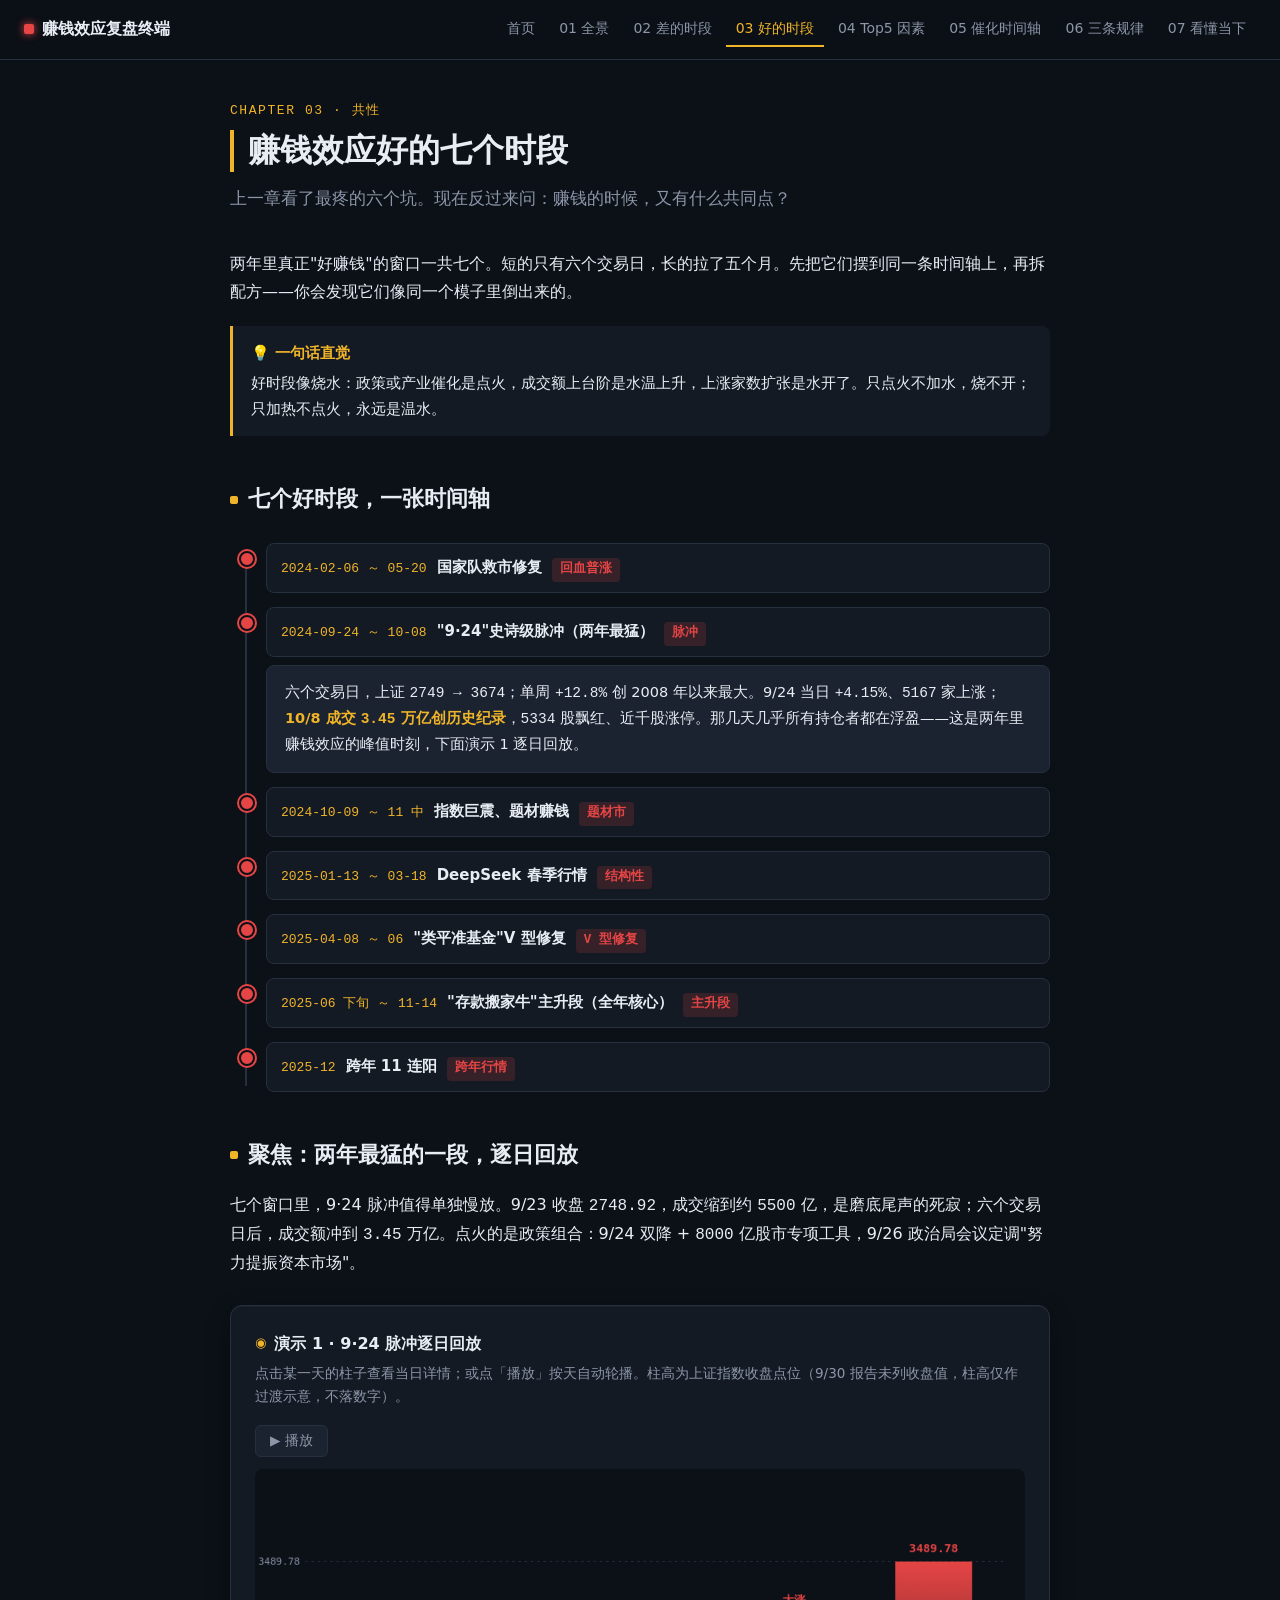
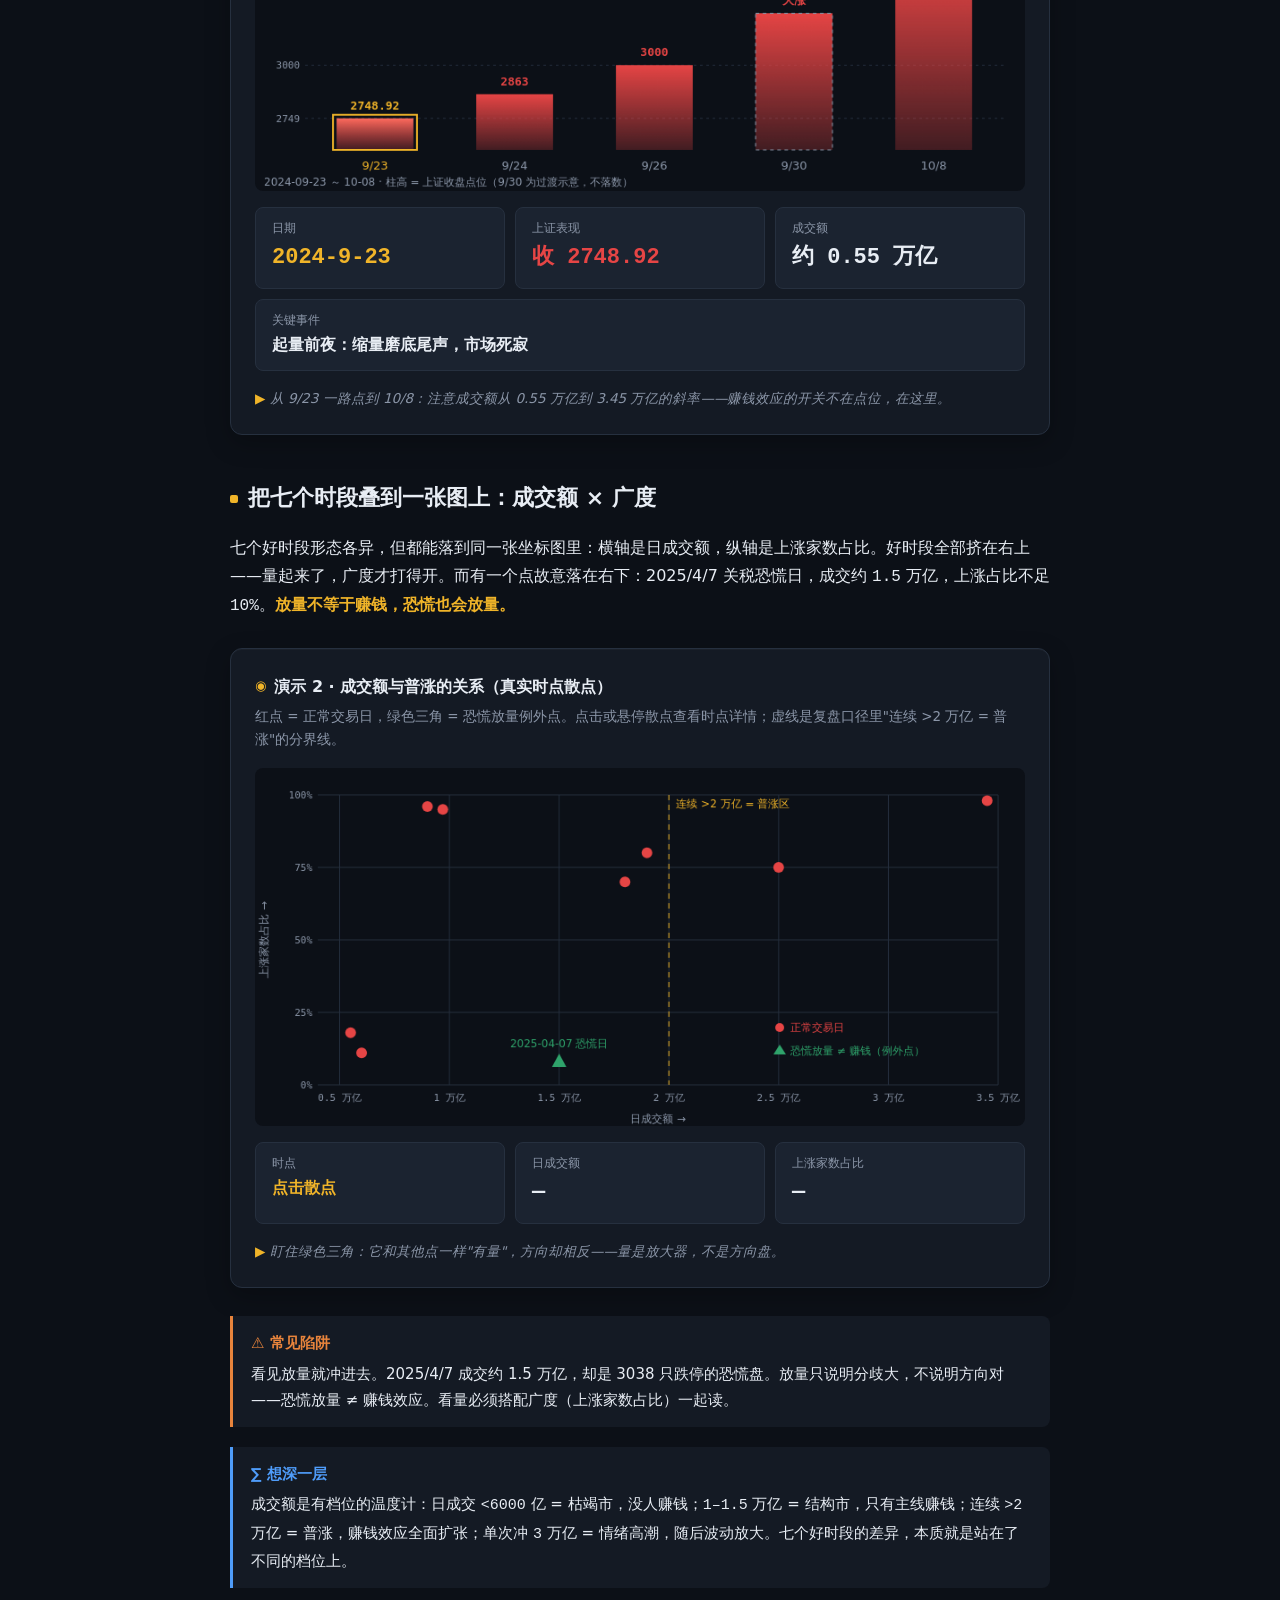
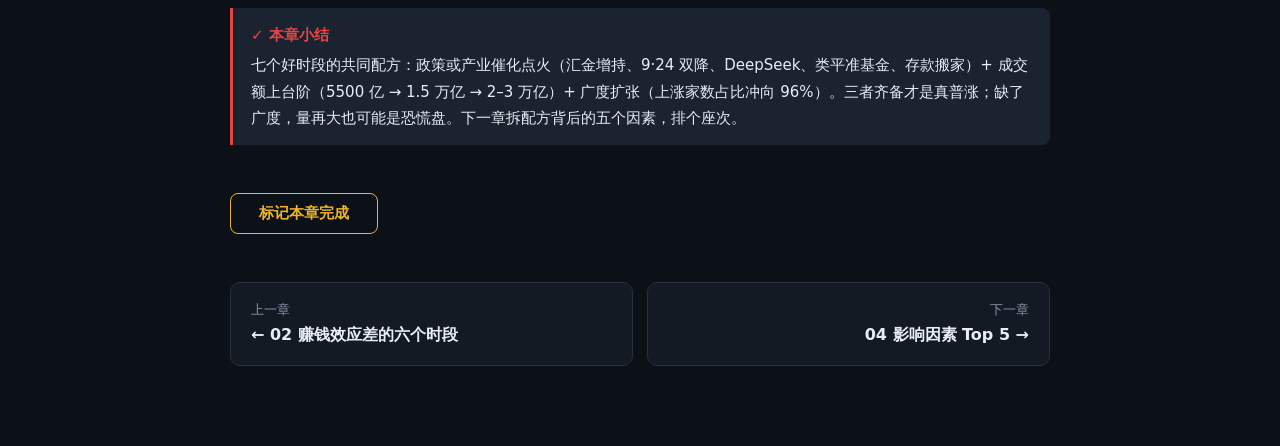
<file: chapters/03-good-times.html>
<!DOCTYPE html>
<html lang="zh-CN">
<head>
<meta charset="UTF-8">
<meta name="viewport" content="width=device-width, initial-scale=1.0">
<title>03 好的时段：七个赚钱窗口 · 赚钱效应复盘终端</title>
<link rel="stylesheet" href="../assets/css/main.css">
</head>
<body>
<div class="progress"></div>
<header class="topbar">
  <a class="brand" href="../index.html" style="text-decoration:none">赚钱效应复盘终端</a>
  <nav>
    <a href="../index.html">首页</a>
    <a href="01-panorama.html">01 全景</a>
    <a href="02-bad-times.html">02 差的时段</a>
    <a href="03-good-times.html" class="active">03 好的时段</a>
    <a href="04-top5.html">04 Top5 因素</a>
    <a href="05-catalysts.html">05 催化时间轴</a>
    <a href="06-rules.html">06 三条规律</a>
    <a href="07-now.html">07 看懂当下</a>
  </nav>
</header>

<div class="wrap">
  <div class="ch-head">
    <div class="kicker">Chapter 03 · 共性</div>
    <h1>赚钱效应好的七个时段</h1>
    <p class="lede">上一章看了最疼的六个坑。现在反过来问：赚钱的时候，又有什么共同点？</p>
  </div>

  <p>两年里真正"好赚钱"的窗口一共七个。短的只有六个交易日，长的拉了五个月。先把它们摆到同一条时间轴上，再拆配方——你会发现它们像同一个模子里倒出来的。</p>

  <div class="callout c-intuition">
    <span class="co-title">💡 一句话直觉</span>
    好时段像烧水：政策或产业催化是点火，成交额上台阶是水温上升，上涨家数扩张是水开了。只点火不加水，烧不开；只加热不点火，永远是温水。
  </div>

  <h2>七个好时段，一张时间轴</h2>

  <div class="timeline">
    <div class="tl-node good">
      <div class="tl-head">
        <span class="tl-date">2024-02-06 ～ 05-20</span>
        <span class="tl-name">国家队救市修复</span>
        <span class="tag good">回血普涨</span>
      </div>
      <div class="tl-detail">
        微盘股危机的废墟上，汇金公告扩大 ETF 增持，当日三大指数 <span class="num">+3.2% / +6.2% / +6.7%</span>，一季度增持 ETF 约 <span class="num">3300</span> 亿。上证 <span class="num">8</span> 连阳收复 <span class="num">3000</span>，一路修复至 <span class="num">3174</span>。反弹期<strong>上涨家数占比达 <span class="num">96%</span></strong>，是货真价实的全面普涨——虽然性质是"回血"，先把 1 月亏的赚回来。
      </div>
    </div>
    <div class="tl-node good open">
      <div class="tl-head">
        <span class="tl-date">2024-09-24 ～ 10-08</span>
        <span class="tl-name">"9·24"史诗级脉冲（两年最猛）</span>
        <span class="tag good">脉冲</span>
      </div>
      <div class="tl-detail">
        六个交易日，上证 <span class="num">2749 → 3674</span>；单周 <span class="num">+12.8%</span> 创 2008 年以来最大。9/24 当日 <span class="num">+4.15%</span>、<span class="num">5167</span> 家上涨；<strong>10/8 成交 <span class="num">3.45</span> 万亿创历史纪录</strong>，<span class="num">5334</span> 股飘红、近千股涨停。那几天几乎所有持仓者都在浮盈——这是两年里赚钱效应的峰值时刻，下面演示 1 逐日回放。
      </div>
    </div>
    <div class="tl-node good">
      <div class="tl-head">
        <span class="tl-date">2024-10-09 ～ 11 中</span>
        <span class="tl-name">指数巨震、题材赚钱</span>
        <span class="tag good">题材市</span>
      </div>
      <div class="tl-detail">
        脉冲之后指数在 <span class="num">3200–3500</span> 宽幅震荡，日均成交 <span class="num">1.5–2</span> 万亿。指数看着吓人，钱却好赚：10/28 涨跌停比 <span class="num">294:1</span>、上涨 <span class="num">4223</span> 家；北证 50 在 10–11 月二十余交易日暴涨 <span class="num">127%</span>。高成交托住了题材轮动，参与者赚钱效应极好。
      </div>
    </div>
    <div class="tl-node good">
      <div class="tl-head">
        <span class="tl-date">2025-01-13 ～ 03-18</span>
        <span class="tl-name">DeepSeek 春季行情</span>
        <span class="tag good">结构性</span>
      </div>
      <div class="tl-detail">
        DeepSeek-R1（1/20 发布）引爆中国科技资产重估。上证突破 <span class="num">3400</span>，恒生科技一度涨超 <span class="num">34%</span>、突破 9·24 高点，计算机行业年初至 3 月初涨超 <span class="num">20%</span>。指数温和、主线暴利——这是<strong>结构性</strong>赚钱效应：站在科技一侧的赚大钱，不在的看戏。
      </div>
    </div>
    <div class="tl-node good">
      <div class="tl-head">
        <span class="tl-date">2025-04-08 ～ 06</span>
        <span class="tl-name">"类平准基金"V 型修复</span>
        <span class="tag good">V 型修复</span>
      </div>
      <div class="tl-detail">
        关税暴跌次日，央行表态为汇金提供再贷款，汇金首获"类平准基金"定位；当日股票 ETF 净流入约 <span class="num">690</span> 亿创纪录，5/7 再降准降息。指数 <span class="num">11</span> 连阳几乎收复关税失地。又一次验证了：极端的差，是政策亲手买出极端的好的前提。
      </div>
    </div>
    <div class="tl-node good">
      <div class="tl-head">
        <span class="tl-date">2025-06 下旬 ～ 11-14</span>
        <span class="tl-name">"存款搬家牛"主升段（全年核心）</span>
        <span class="tag good">主升段</span>
      </div>
      <div class="tl-detail">
        7/23 破 <span class="num">3600</span> → 8/22 破 <span class="num">3800</span> → 10/28 盘中破 <span class="num">4000</span>（十年首次）→ 11/14 高点 <span class="num">4034</span>。8/18 总市值首破 <span class="num">100</span> 万亿；8/25 成交破 <span class="num">3</span> 万亿（史上第二次）；两融 10 月下旬达约 <span class="num">2.5</span> 万亿创历史新高。根源是存款利率下行推动居民存款"搬家"——成交额从 1 万亿级跃升到 2–3 万亿级，增量资金造就了全年赚钱效应的核心时段。
      </div>
    </div>
    <div class="tl-node good">
      <div class="tl-head">
        <span class="tl-date">2025-12</span>
        <span class="tl-name">跨年 11 连阳</span>
        <span class="tag good">跨年行情</span>
      </div>
      <div class="tl-detail">
        上证 <span class="num">11</span> 连阳收官 <span class="num">3968.84</span>——11 连阳史上仅 2006、2017–18 出现过。背景是央行年末万亿级资金投放。全年最终逾七成个股上涨、超 <span class="num">4000</span> 只上涨，给 2025 这个普涨年画上了句号。
      </div>
    </div>
  </div>

  <h2>聚焦：两年最猛的一段，逐日回放</h2>

  <p>七个窗口里，9·24 脉冲值得单独慢放。9/23 收盘 <span class="num">2748.92</span>，成交缩到约 <span class="num">5500</span> 亿，是磨底尾声的死寂；六个交易日后，成交额冲到 <span class="num">3.45</span> 万亿。点火的是政策组合：9/24 双降 + <span class="num">8000</span> 亿股市专项工具，9/26 政治局会议定调"努力提振资本市场"。</p>

  <div class="demo">
    <div class="demo-title">演示 1 · 9·24 脉冲逐日回放</div>
    <div class="demo-sub">点击某一天的柱子查看当日详情；或点「播放」按天自动轮播。柱高为上证指数收盘点位（9/30 报告未列收盘值，柱高仅作过渡示意，不落数字）。</div>
    <div class="btn-group">
      <button id="playBtn">▶ 播放</button>
    </div>
    <canvas id="pulseChart" class="chart" width="860" height="360"></canvas>
    <div class="readouts">
      <div class="readout r-accent" id="roDate"><span class="r-label">日期</span><span class="r-value num">—</span></div>
      <div class="readout" id="roIdx"><span class="r-label">上证表现</span><span class="r-value num">—</span></div>
      <div class="readout" id="roVol"><span class="r-label">成交额</span><span class="r-value num">—</span></div>
      <div class="readout" id="roEvt" style="flex-basis:100%"><span class="r-label">关键事件</span><span class="r-value num" style="font-size:16px">—</span></div>
    </div>
    <div class="demo-note">从 9/23 一路点到 10/8：注意成交额从 0.55 万亿到 3.45 万亿的斜率——赚钱效应的开关不在点位，在这里。</div>
  </div>

  <h2>把七个时段叠到一张图上：成交额 × 广度</h2>

  <p>七个好时段形态各异，但都能落到同一张坐标图里：横轴是日成交额，纵轴是上涨家数占比。好时段全部挤在右上——量起来了，广度才打得开。而有一个点故意落在右下：2025/4/7 关税恐慌日，成交约 <span class="num">1.5</span> 万亿，上涨占比不足 <span class="num">10%</span>。<strong>放量不等于赚钱，恐慌也会放量。</strong></p>

  <div class="demo">
    <div class="demo-title">演示 2 · 成交额与普涨的关系（真实时点散点）</div>
    <div class="demo-sub">红点 = 正常交易日，绿色三角 = 恐慌放量例外点。点击或悬停散点查看时点详情；虚线是复盘口径里"连续 >2 万亿 = 普涨"的分界线。</div>
    <canvas id="scatterChart" class="chart" width="860" height="400"></canvas>
    <div class="readouts">
      <div class="readout r-accent" id="roPName"><span class="r-label">时点</span><span class="r-value num" style="font-size:16px">—</span></div>
      <div class="readout" id="roPVol"><span class="r-label">日成交额</span><span class="r-value num">—</span></div>
      <div class="readout" id="roPUp"><span class="r-label">上涨家数占比</span><span class="r-value num">—</span></div>
    </div>
    <div class="demo-note">盯住绿色三角：它和其他点一样"有量"，方向却相反——量是放大器，不是方向盘。</div>
  </div>

  <div class="callout c-trap">
    <span class="co-title">⚠️ 常见陷阱</span>
    看见放量就冲进去。2025/4/7 成交约 1.5 万亿，却是 3038 只跌停的恐慌盘。放量只说明分歧大，不说明方向对——恐慌放量 ≠ 赚钱效应。看量必须搭配广度（上涨家数占比）一起读。
  </div>

  <div class="callout c-math">
    <span class="co-title">∑ 想深一层</span>
    成交额是有档位的温度计：日成交 <span class="num">&lt;6000</span> 亿 = 枯竭市，没人赚钱；<span class="num">1–1.5</span> 万亿 = 结构市，只有主线赚钱；连续 <span class="num">&gt;2</span> 万亿 = 普涨，赚钱效应全面扩张；单次冲 <span class="num">3</span> 万亿 = 情绪高潮，随后波动放大。七个好时段的差异，本质就是站在了不同的档位上。
  </div>

  <div class="callout c-summary">
    <span class="co-title">✓ 本章小结</span>
    七个好时段的共同配方：政策或产业催化点火（汇金增持、9·24 双降、DeepSeek、类平准基金、存款搬家）+ 成交额上台阶（5500 亿 → 1.5 万亿 → 2–3 万亿）+ 广度扩张（上涨家数占比冲向 96%）。三者齐备才是真普涨；缺了广度，量再大也可能是恐慌盘。下一章拆配方背后的五个因素，排个座次。
  </div>

  <button class="btn-done">标记本章完成</button>

  <div class="chapter-nav">
    <a class="prev" href="02-bad-times.html"><span class="cn-dir">上一章</span><span class="cn-title">← 02 赚钱效应差的六个时段</span></a>
    <a class="next" href="04-top5.html"><span class="cn-dir">下一章</span><span class="cn-title">04 影响因素 Top 5 →</span></a>
  </div>
</div>

<script src="../assets/js/site.js"></script>
<script>
(function () {
  "use strict";
  var GOOD = "#e64545", BAD = "#2fa36b", ACCENT = "#f0b429",
      MUTED = "#8b96a8", BORDER = "#26303f";

  function setupCanvas(cv, W, H) {
    var dpr = window.devicePixelRatio || 1;
    cv.width = W * dpr;
    cv.height = H * dpr;
    var ctx = cv.getContext("2d");
    ctx.setTransform(dpr, 0, 0, dpr, 0, 0);
    return { ctx: ctx, W: W, H: H };
  }

  /* ============ 演示 1：9·24 脉冲逐日回放 ============ */
  var DAYS = [
    { date: "9/23", close: 2748.92, idx: "收 2748.92", vol: "约 0.55 万亿",
      evt: "起量前夜：缩量磨底尾声，市场死寂" },
    { date: "9/24", close: 2863, idx: "+4.15% 收 2863", vol: "约 0.97 万亿",
      evt: "双降 + 8000 亿股市专项工具，5167 家上涨" },
    { date: "9/26", close: 3000, idx: "收复 3000", vol: "—",
      evt: "政治局会议：地产止跌回稳、努力提振资本市场" },
    { date: "9/30", close: null, idx: "大涨 · 涨停超 800 家", vol: "—",
      evt: "节前最后交易日，情绪推向高潮", approx: 3245 },
    { date: "10/8", close: 3489.78, idx: "盘中 3674 收 3489.78", vol: "3.45 万亿（历史纪录）",
      evt: "节后首日冲高回落，5334 股飘红、近千股涨停" }
  ];
  var cv1 = document.getElementById("pulseChart");
  var s1 = setupCanvas(cv1, 860, 360);
  var sel = 0, playing = false, timer = null;
  var barRects = [];

  function drawPulse() {
    var ctx = s1.ctx, W = s1.W, H = s1.H;
    ctx.clearRect(0, 0, W, H);
    var x0 = 56, x1 = W - 24, y0 = H - 46, y1 = 30;
    var vMin = 2600, vMax = 3800;
    // 网格线 + 纵轴刻度
    ctx.font = "11px ui-monospace, Consolas, monospace";
    ctx.textAlign = "right";
    [2749, 3000, 3489.78].forEach(function (v) {
      var y = y0 - ((v - vMin) / (vMax - vMin)) * (y0 - y1);
      ctx.strokeStyle = BORDER; ctx.setLineDash([3, 4]);
      ctx.beginPath(); ctx.moveTo(x0, y); ctx.lineTo(x1, y); ctx.stroke();
      ctx.setLineDash([]);
      ctx.fillStyle = MUTED;
      ctx.fillText(v >= 3000 && v < 3100 ? "3000" : String(v), x0 - 6, y + 4);
    });
    barRects = [];
    var n = DAYS.length, slot = (x1 - x0) / n, bw = Math.min(90, slot * 0.55);
    DAYS.forEach(function (d, i) {
      var cx = x0 + slot * (i + 0.5);
      var v = d.close !== null ? d.close : d.approx;
      var y = y0 - ((v - vMin) / (vMax - vMin)) * (y0 - y1);
      var x = cx - bw / 2;
      // 红色渐变柱
      var g = ctx.createLinearGradient(0, y, 0, y0);
      g.addColorStop(0, i === sel ? "#ff6b5e" : "#e64545");
      g.addColorStop(1, "rgba(230,69,69,.25)");
      ctx.fillStyle = g;
      ctx.beginPath();
      ctx.rect(x, y, bw, y0 - y);
      ctx.fill();
      if (d.close === null) {
        ctx.strokeStyle = MUTED; ctx.setLineDash([4, 4]);
        ctx.strokeRect(x, y, bw, y0 - y);
        ctx.setLineDash([]);
      }
      // 选中高亮圈
      if (i === sel) {
        ctx.strokeStyle = ACCENT; ctx.lineWidth = 2;
        ctx.strokeRect(x - 4, y - 4, bw + 8, y0 - y + 4);
        ctx.lineWidth = 1;
      }
      // 柱顶数值
      ctx.textAlign = "center";
      ctx.font = "bold 13px ui-monospace, Consolas, monospace";
      ctx.fillStyle = i === sel ? ACCENT : GOOD;
      ctx.fillText(d.close !== null ? String(d.close) : "大涨", cx, y - 10);
      // 日期
      ctx.font = "13px system-ui";
      ctx.fillStyle = i === sel ? ACCENT : MUTED;
      ctx.fillText(d.date, cx, y0 + 22);
      barRects.push({ x: x, y: y, w: bw, h: y0 - y });
    });
    ctx.textAlign = "left"; ctx.font = "12px system-ui"; ctx.fillStyle = MUTED;
    ctx.fillText("2024-09-23 ～ 10-08 · 柱高 = 上证收盘点位（9/30 为过渡示意，不落数）", 10, H - 6);
  }

  function setPulseReadout() {
    var d = DAYS[sel];
    document.getElementById("roDate").querySelector(".r-value").textContent = "2024-" + d.date.replace("/", "-");
    var ri = document.getElementById("roIdx");
    ri.querySelector(".r-value").textContent = d.idx;
    ri.classList.remove("r-good", "r-bad");
    ri.classList.add("r-good");
    document.getElementById("roVol").querySelector(".r-value").textContent = d.vol;
    document.getElementById("roEvt").querySelector(".r-value").textContent = d.evt;
  }

  function pickDay(i) {
    sel = i;
    drawPulse(); setPulseReadout();
  }

  cv1.addEventListener("click", function (e) {
    var r = cv1.getBoundingClientRect();
    var mx = (e.clientX - r.left) * (s1.W / r.width);
    var my = (e.clientY - r.top) * (s1.H / r.height);
    for (var i = 0; i < barRects.length; i++) {
      var b = barRects[i];
      if (mx >= b.x - 10 && mx <= b.x + b.w + 10 && my >= b.y - 10) {
        stopPlay();
        pickDay(i);
        return;
      }
    }
  });

  var playBtn = document.getElementById("playBtn");
  var reducedMotion = window.matchMedia &&
      window.matchMedia("(prefers-reduced-motion: reduce)").matches;

  function stopPlay() {
    if (timer) { clearInterval(timer); timer = null; }
    playing = false;
    playBtn.textContent = "▶ 播放";
  }
  playBtn.addEventListener("click", function () {
    if (playing) { stopPlay(); return; }
    playing = true;
    playBtn.textContent = "⏸ 暂停";
    if (sel >= DAYS.length - 1) pickDay(0);
    timer = setInterval(function () {
      pickDay((sel + 1) % DAYS.length);
    }, reducedMotion ? 2200 : 1400);
  });

  /* ============ 演示 2：成交额 × 上涨家数占比 散点 ============ */
  // x: 日成交额（万亿）；y: 上涨家数占比（%）；volText/upText 为展示口径
  var PTS = [
    { name: "2024-08 磨底",        x: 0.60, y: 11, volText: "约 0.6 万亿",   upText: "约 11%" },
    { name: "2024-09-23 前夜",     x: 0.55, y: 18, volText: "约 0.55 万亿",  upText: "<20%" },
    { name: "2024-02 反弹期",      x: 0.90, y: 96, volText: "约 0.9 万亿",   upText: "96%" },
    { name: "2024-09-24",          x: 0.97, y: 95, volText: "0.97 万亿",     upText: "约 95%" },
    { name: "2024-10-08",          x: 3.45, y: 98, volText: "3.45 万亿",     upText: "约 98%" },
    { name: "2024-10-28",          x: 1.90, y: 80, volText: "1.9 万亿",      upText: "约 80%" },
    { name: "2025-08 下旬",        x: 2.50, y: 75, volText: "2.5 万亿+",     upText: "约 75%" },
    { name: "2025-12",             x: 1.80, y: 70, volText: "约 1.8 万亿",   upText: "约 70%" },
    { name: "2025-04-07 恐慌日",   x: 1.50, y: 8,  volText: "约 1.5 万亿",   upText: "<10%", panic: true }
  ];
  var cv2 = document.getElementById("scatterChart");
  var s2 = setupCanvas(cv2, 860, 400);
  var selP = -1, hovP = -1;
  var ptXY = [];

  var SX0 = 70, SX1 = 860 - 30, SY0 = 400 - 46, SY1 = 30;
  function px(v) { return SX0 + ((v - 0.4) / (3.5 - 0.4)) * (SX1 - SX0); }
  function py(v) { return SY0 - (v / 100) * (SY0 - SY1); }

  function drawScatter() {
    var ctx = s2.ctx, W = s2.W, H = s2.H;
    ctx.clearRect(0, 0, W, H);
    // 网格 + 刻度
    ctx.font = "11px ui-monospace, Consolas, monospace";
    ctx.textAlign = "center";
    [0.5, 1, 1.5, 2, 2.5, 3, 3.5].forEach(function (v) {
      var x = px(v);
      ctx.strokeStyle = BORDER;
      ctx.beginPath(); ctx.moveTo(x, SY1); ctx.lineTo(x, SY0); ctx.stroke();
      ctx.fillStyle = MUTED;
      ctx.fillText(v + " 万亿", x, SY0 + 18);
    });
    ctx.textAlign = "right";
    [0, 25, 50, 75, 100].forEach(function (v) {
      var y = py(v);
      ctx.strokeStyle = BORDER;
      ctx.beginPath(); ctx.moveTo(SX0, y); ctx.lineTo(SX1, y); ctx.stroke();
      ctx.fillStyle = MUTED;
      ctx.fillText(v + "%", SX0 - 6, y + 4);
    });
    // 2 万亿分界线
    ctx.strokeStyle = ACCENT; ctx.setLineDash([6, 5]);
    ctx.beginPath(); ctx.moveTo(px(2), SY1); ctx.lineTo(px(2), SY0); ctx.stroke();
    ctx.setLineDash([]);
    ctx.fillStyle = ACCENT; ctx.textAlign = "left"; ctx.font = "12px system-ui";
    ctx.fillText("连续 >2 万亿 = 普涨区", px(2) + 8, SY1 + 14);
    // 轴标题
    ctx.fillStyle = MUTED; ctx.textAlign = "center";
    ctx.fillText("日成交额 →", (SX0 + SX1) / 2, H - 4);
    ctx.save();
    ctx.translate(14, (SY0 + SY1) / 2); ctx.rotate(-Math.PI / 2);
    ctx.fillText("上涨家数占比 →", 0, 0);
    ctx.restore();
    // 散点
    ptXY = [];
    PTS.forEach(function (p, i) {
      var x = px(p.x), y = py(p.y);
      ptXY.push({ x: x, y: y });
      var hot = (i === selP || i === hovP);
      if (p.panic) {
        // 绿色三角：恐慌放量例外
        ctx.fillStyle = BAD;
        ctx.beginPath();
        ctx.moveTo(x, y - 9); ctx.lineTo(x + 8, y + 6); ctx.lineTo(x - 8, y + 6);
        ctx.closePath(); ctx.fill();
        if (hot) { ctx.strokeStyle = ACCENT; ctx.lineWidth = 2; ctx.stroke(); ctx.lineWidth = 1; }
      } else {
        ctx.fillStyle = hot ? "#ff6b5e" : GOOD;
        ctx.beginPath(); ctx.arc(x, y, hot ? 8 : 6, 0, Math.PI * 2); ctx.fill();
        if (hot) {
          ctx.strokeStyle = ACCENT; ctx.lineWidth = 2;
          ctx.beginPath(); ctx.arc(x, y, 11, 0, Math.PI * 2); ctx.stroke();
          ctx.lineWidth = 1;
        }
      }
      if (hot || p.panic) {
        ctx.fillStyle = hot ? ACCENT : BAD;
        ctx.font = "12px system-ui"; ctx.textAlign = "center";
        ctx.fillText(p.name, x, y - 16);
      }
    });
    // 图例（右下空旷区）
    ctx.textAlign = "left"; ctx.font = "12px system-ui";
    var lx = SX1 - 250, ly = SY0 - 64;
    ctx.fillStyle = GOOD;
    ctx.beginPath(); ctx.arc(lx + 6, ly, 5, 0, Math.PI * 2); ctx.fill();
    ctx.fillText("正常交易日", lx + 18, ly + 4);
    ctx.fillStyle = BAD;
    ctx.beginPath();
    ctx.moveTo(lx + 6, ly + 19); ctx.lineTo(lx + 13, ly + 30); ctx.lineTo(lx - 1, ly + 30);
    ctx.closePath(); ctx.fill();
    ctx.fillText("恐慌放量 ≠ 赚钱（例外点）", lx + 18, ly + 30);
  }

  function setScatterReadout() {
    var p = PTS[selP];
    var rN = document.getElementById("roPName"),
        rV = document.getElementById("roPVol"),
        rU = document.getElementById("roPUp");
    if (!p) {
      rN.querySelector(".r-value").textContent = "点击散点";
      rV.querySelector(".r-value").textContent = "—";
      rU.querySelector(".r-value").textContent = "—";
      return;
    }
    rN.querySelector(".r-value").textContent = p.name;
    rV.querySelector(".r-value").textContent = p.volText;
    rU.querySelector(".r-value").textContent = p.upText;
    rU.classList.remove("r-good", "r-bad");
    rU.classList.add(p.y >= 50 ? "r-good" : "r-bad");
  }

  function hitPt(e) {
    var r = cv2.getBoundingClientRect();
    var mx = (e.clientX - r.left) * (s2.W / r.width);
    var my = (e.clientY - r.top) * (s2.H / r.height);
    for (var i = 0; i < ptXY.length; i++) {
      var dx = mx - ptXY[i].x, dy = my - ptXY[i].y;
      if (dx * dx + dy * dy <= 14 * 14) return i;
    }
    return -1;
  }
  cv2.addEventListener("click", function (e) {
    var i = hitPt(e);
    if (i >= 0) { selP = i; setScatterReadout(); drawScatter(); }
  });
  cv2.addEventListener("mousemove", function (e) {
    var i = hitPt(e);
    if (i !== hovP) {
      hovP = i;
      cv2.style.cursor = i >= 0 ? "pointer" : "default";
      drawScatter();
    }
  });
  cv2.addEventListener("mouseleave", function () {
    hovP = -1; cv2.style.cursor = "default"; drawScatter();
  });

  /* ============ 初始化 ============ */
  pickDay(0);
  drawScatter(); setScatterReadout();
})();
</script>
</body>
</html>
</file>
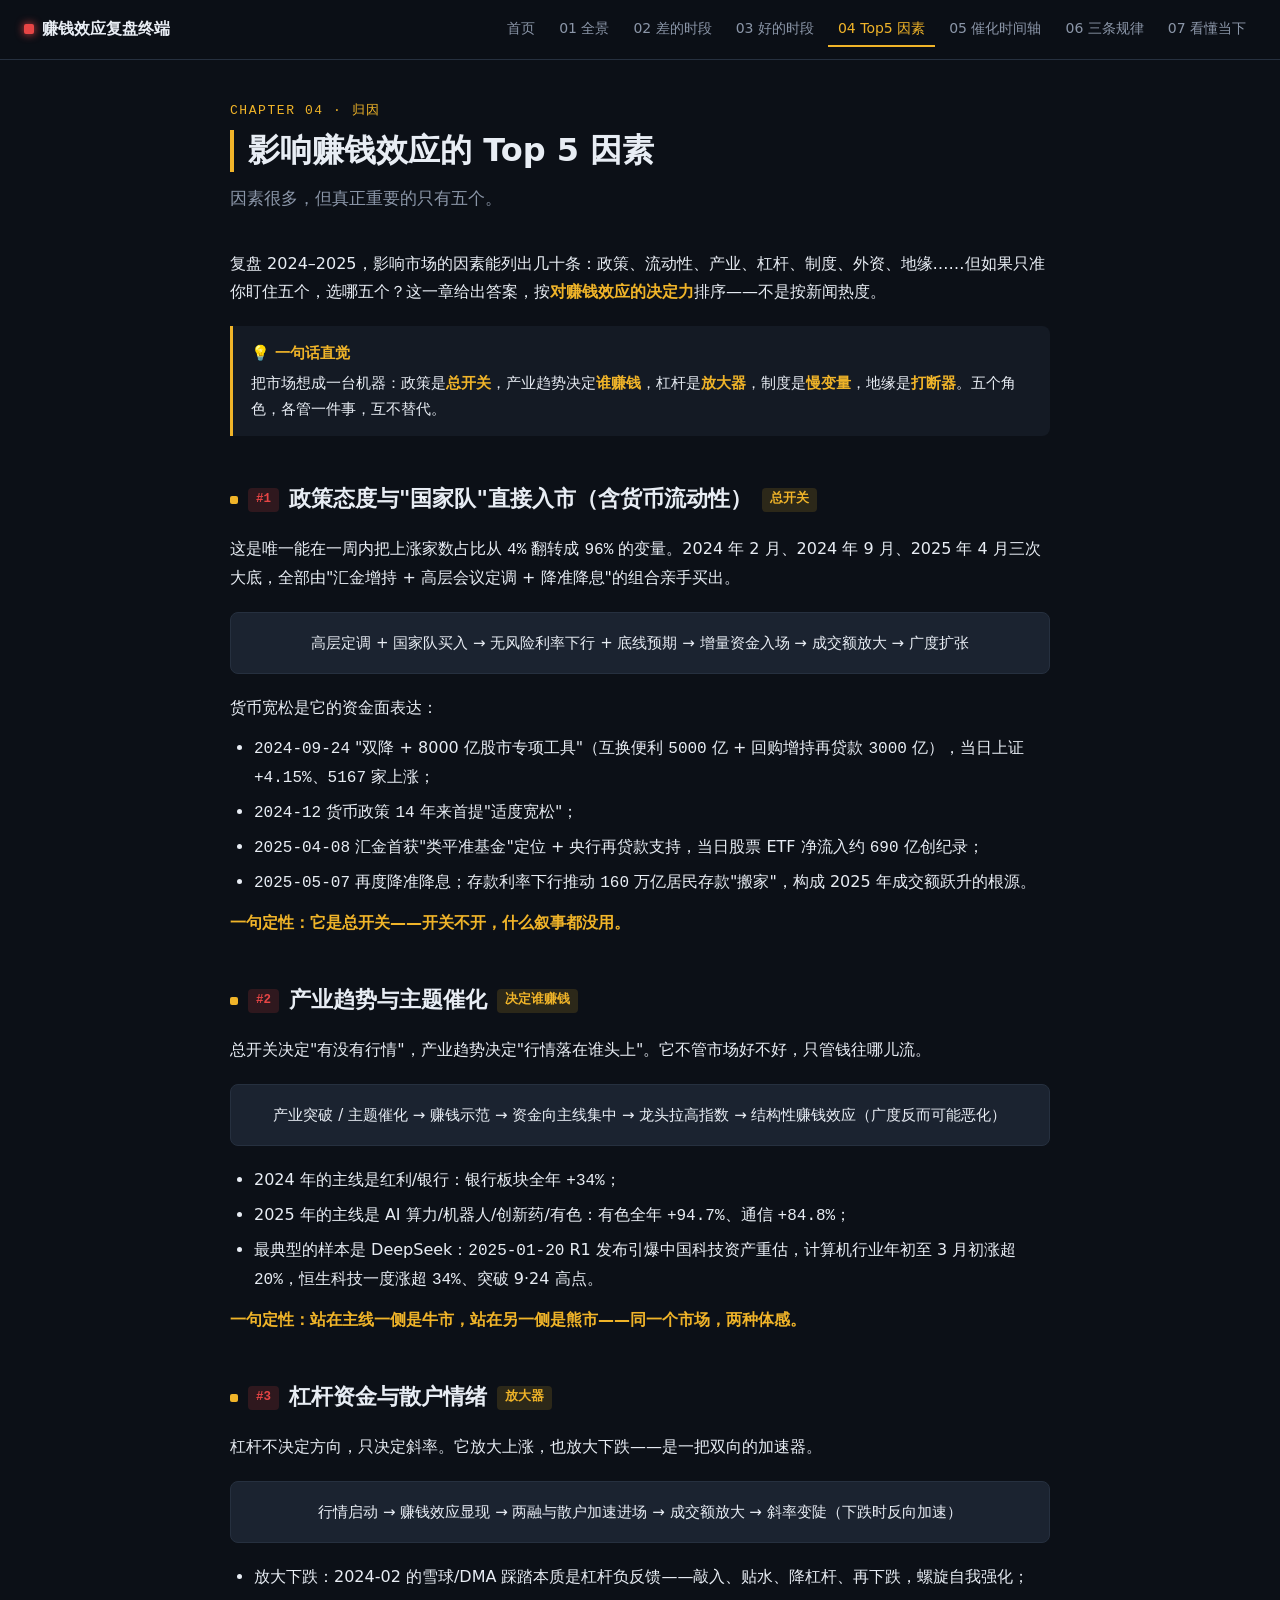
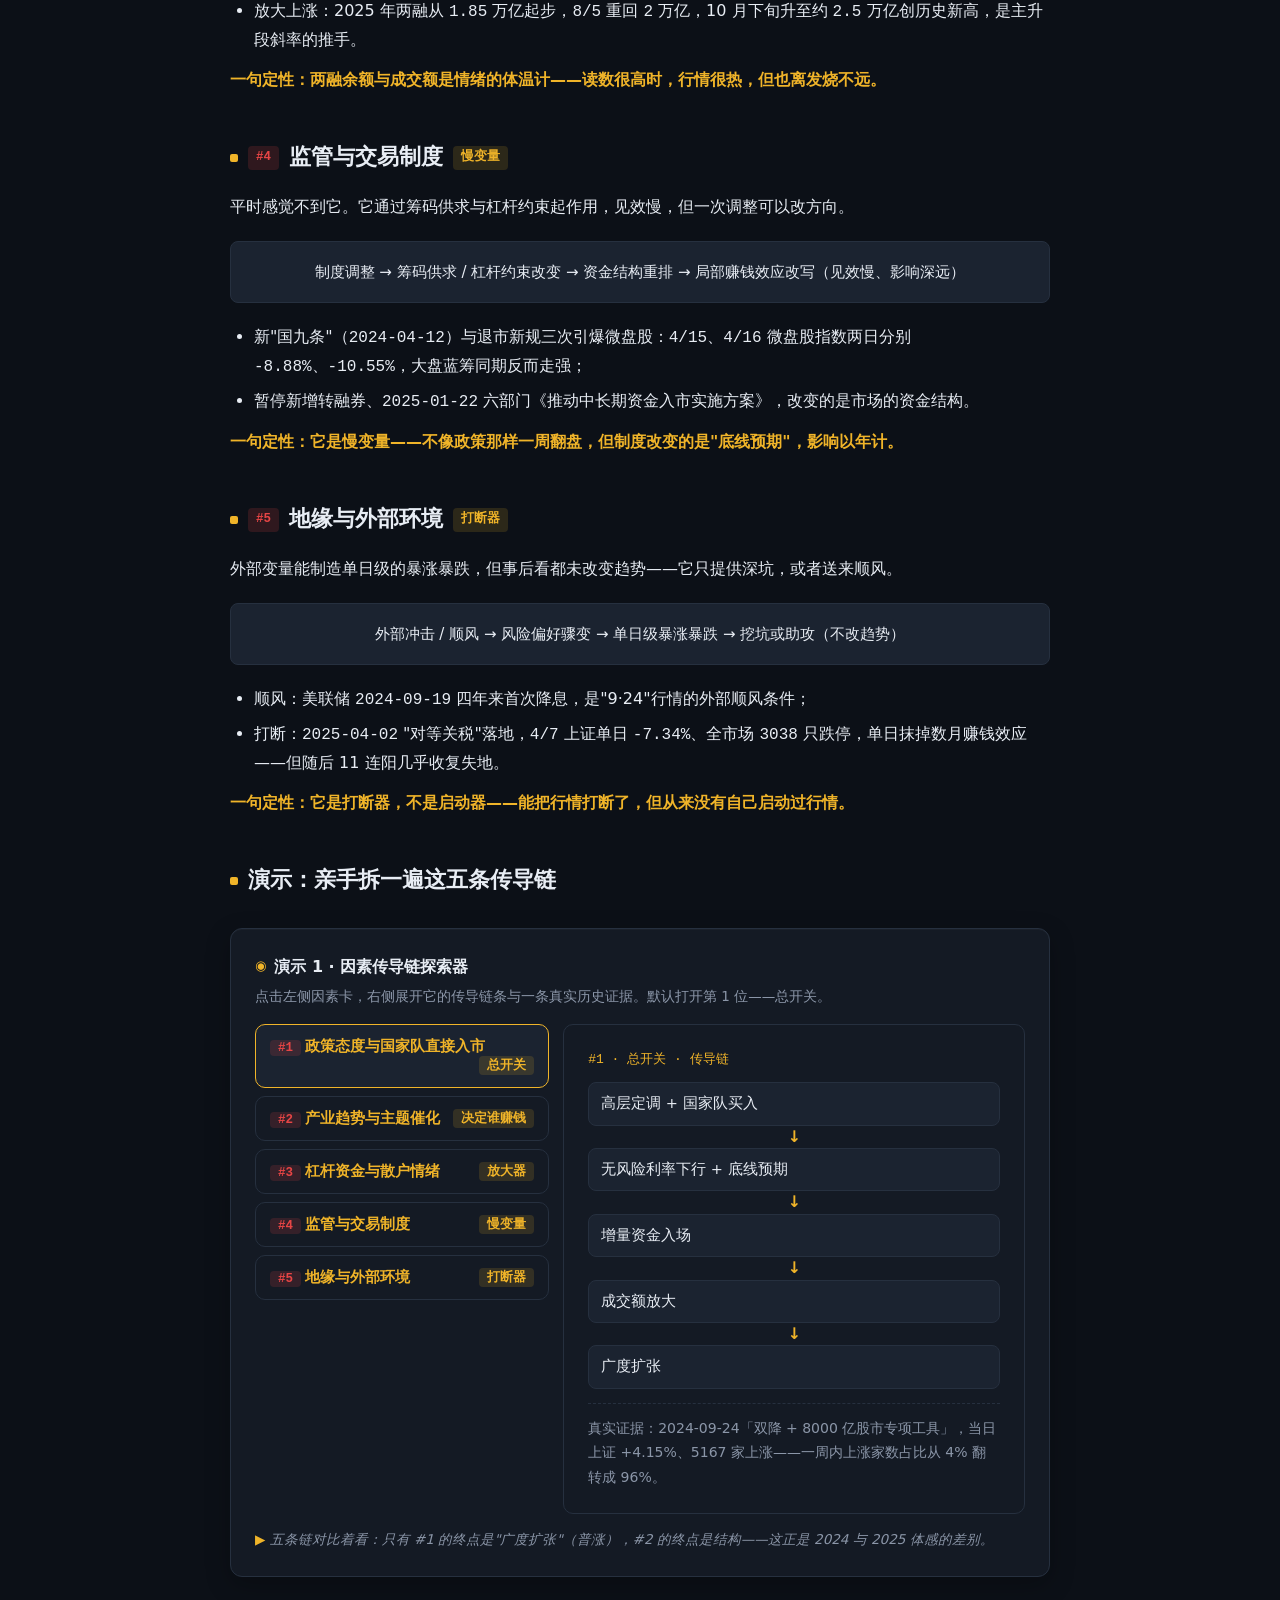
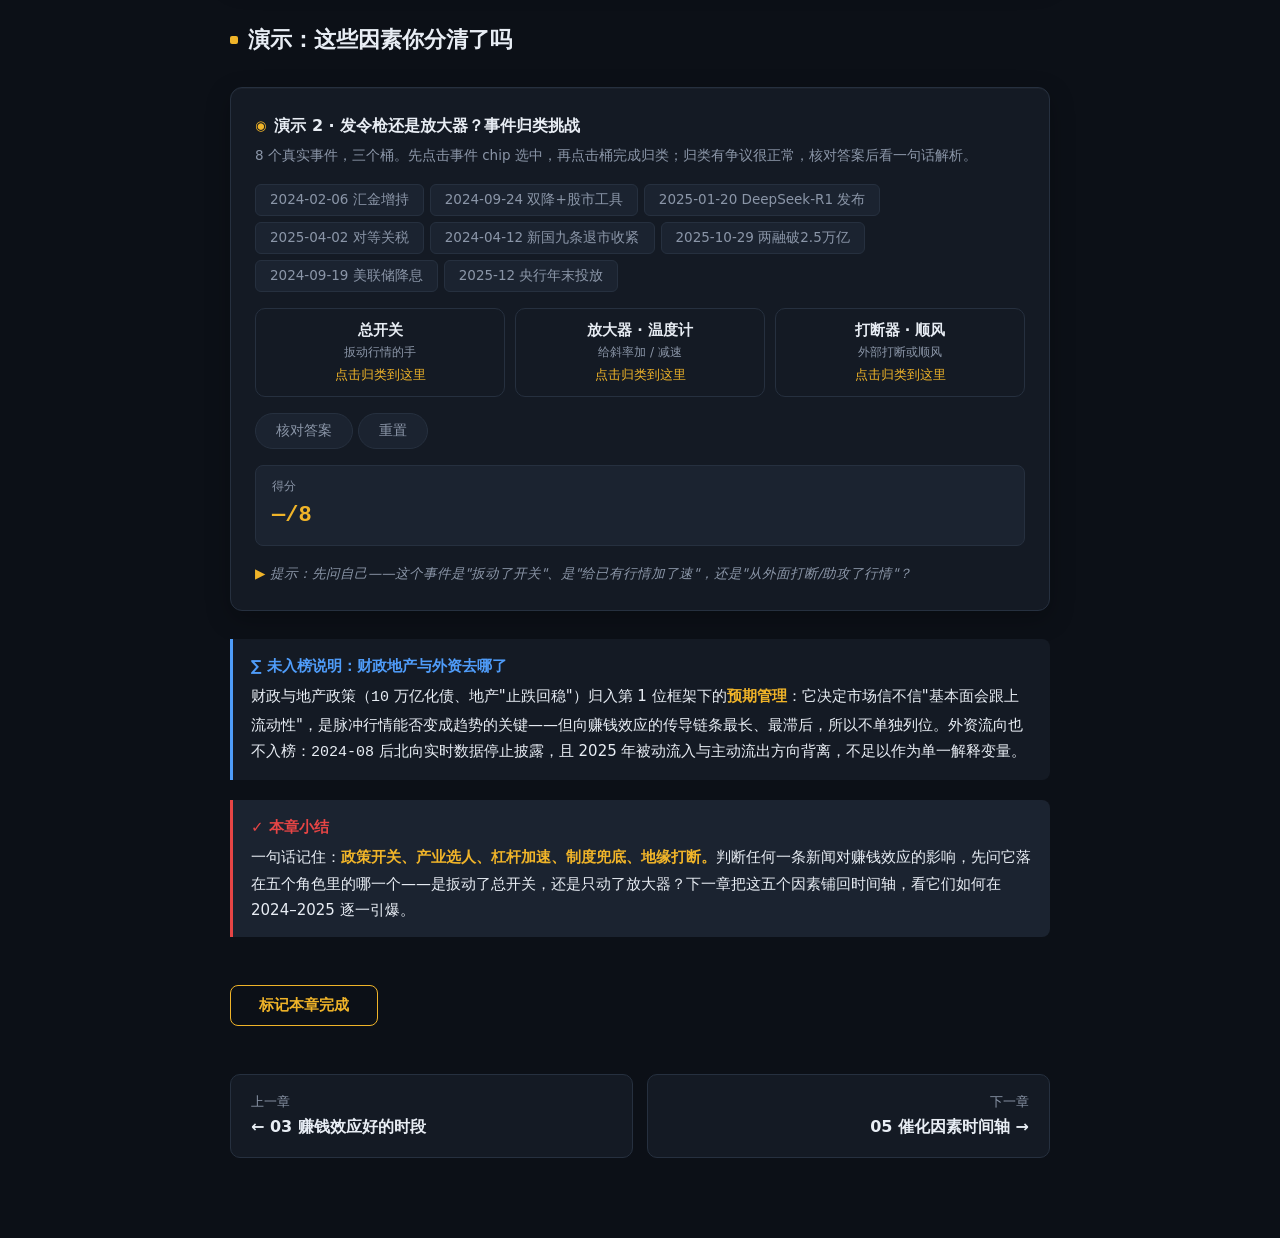
<file: chapters/04-top5.html>
<!DOCTYPE html>
<html lang="zh-CN">
<head>
<meta charset="UTF-8">
<meta name="viewport" content="width=device-width, initial-scale=1.0">
<title>04 Top5 因素：影响赚钱效应的五个变量 · 赚钱效应复盘终端</title>
<link rel="stylesheet" href="../assets/css/main.css">
</head>
<body>
<div class="progress"></div>
<header class="topbar">
  <a class="brand" href="../index.html" style="text-decoration:none">赚钱效应复盘终端</a>
  <nav>
    <a href="../index.html">首页</a>
    <a href="01-panorama.html">01 全景</a>
    <a href="02-bad-times.html">02 差的时段</a>
    <a href="03-good-times.html">03 好的时段</a>
    <a href="04-top5.html" class="active">04 Top5 因素</a>
    <a href="05-catalysts.html">05 催化时间轴</a>
    <a href="06-rules.html">06 三条规律</a>
    <a href="07-now.html">07 看懂当下</a>
  </nav>
</header>

<div class="wrap">
  <div class="ch-head">
    <div class="kicker">Chapter 04 · 归因</div>
    <h1>影响赚钱效应的 Top 5 因素</h1>
    <p class="lede">因素很多，但真正重要的只有五个。</p>
  </div>

  <p>复盘 2024–2025，影响市场的因素能列出几十条：政策、流动性、产业、杠杆、制度、外资、地缘……但如果只准你盯住五个，选哪五个？这一章给出答案，按<strong>对赚钱效应的决定力</strong>排序——不是按新闻热度。</p>

  <div class="callout c-intuition">
    <span class="co-title">💡 一句话直觉</span>
    把市场想成一台机器：政策是<strong>总开关</strong>，产业趋势决定<strong>谁赚钱</strong>，杠杆是<strong>放大器</strong>，制度是<strong>慢变量</strong>，地缘是<strong>打断器</strong>。五个角色，各管一件事，互不替代。
  </div>

  <h2><span class="tag good">#1</span> 政策态度与"国家队"直接入市（含货币流动性） <span class="tag mid">总开关</span></h2>

  <p>这是唯一能在一周内把上涨家数占比从 <span class="num">4%</span> 翻转成 <span class="num">96%</span> 的变量。2024 年 2 月、2024 年 9 月、2025 年 4 月三次大底，全部由"汇金增持 + 高层会议定调 + 降准降息"的组合亲手买出。</p>

  <div class="formula" style="font-family:inherit;font-style:normal;font-size:15px;line-height:1.9">
    高层定调 + 国家队买入 → 无风险利率下行 + 底线预期 → 增量资金入场 → 成交额放大 → 广度扩张
  </div>

  <p>货币宽松是它的资金面表达：</p>
  <ul>
    <li><span class="num">2024-09-24</span> "双降 + 8000 亿股市专项工具"（互换便利 <span class="num">5000</span> 亿 + 回购增持再贷款 <span class="num">3000</span> 亿），当日上证 <span class="num">+4.15%</span>、<span class="num">5167</span> 家上涨；</li>
    <li><span class="num">2024-12</span> 货币政策 <span class="num">14</span> 年来首提"适度宽松"；</li>
    <li><span class="num">2025-04-08</span> 汇金首获"类平准基金"定位 + 央行再贷款支持，当日股票 ETF 净流入约 <span class="num">690</span> 亿创纪录；</li>
    <li><span class="num">2025-05-07</span> 再度降准降息；存款利率下行推动 <span class="num">160</span> 万亿居民存款"搬家"，构成 2025 年成交额跃升的根源。</li>
  </ul>

  <p><strong>一句定性：它是总开关——开关不开，什么叙事都没用。</strong></p>

  <h2><span class="tag good">#2</span> 产业趋势与主题催化 <span class="tag mid">决定谁赚钱</span></h2>

  <p>总开关决定"有没有行情"，产业趋势决定"行情落在谁头上"。它不管市场好不好，只管钱往哪儿流。</p>

  <div class="formula" style="font-family:inherit;font-style:normal;font-size:15px;line-height:1.9">
    产业突破 / 主题催化 → 赚钱示范 → 资金向主线集中 → 龙头拉高指数 → 结构性赚钱效应（广度反而可能恶化）
  </div>

  <ul>
    <li>2024 年的主线是红利/银行：银行板块全年 <span class="num">+34%</span>；</li>
    <li>2025 年的主线是 AI 算力/机器人/创新药/有色：有色全年 <span class="num">+94.7%</span>、通信 <span class="num">+84.8%</span>；</li>
    <li>最典型的样本是 DeepSeek：<span class="num">2025-01-20</span> R1 发布引爆中国科技资产重估，计算机行业年初至 3 月初涨超 <span class="num">20%</span>，恒生科技一度涨超 <span class="num">34%</span>、突破 9·24 高点。</li>
  </ul>

  <p><strong>一句定性：站在主线一侧是牛市，站在另一侧是熊市——同一个市场，两种体感。</strong></p>

  <h2><span class="tag good">#3</span> 杠杆资金与散户情绪 <span class="tag mid">放大器</span></h2>

  <p>杠杆不决定方向，只决定斜率。它放大上涨，也放大下跌——是一把双向的加速器。</p>

  <div class="formula" style="font-family:inherit;font-style:normal;font-size:15px;line-height:1.9">
    行情启动 → 赚钱效应显现 → 两融与散户加速进场 → 成交额放大 → 斜率变陡（下跌时反向加速）
  </div>

  <ul>
    <li>放大下跌：2024-02 的雪球/DMA 踩踏本质是杠杆负反馈——敲入、贴水、降杠杆、再下跌，螺旋自我强化；</li>
    <li>放大上涨：2025 年两融从 <span class="num">1.85</span> 万亿起步，<span class="num">8/5</span> 重回 <span class="num">2</span> 万亿，10 月下旬升至约 <span class="num">2.5</span> 万亿创历史新高，是主升段斜率的推手。</li>
  </ul>

  <p><strong>一句定性：两融余额与成交额是情绪的体温计——读数很高时，行情很热，但也离发烧不远。</strong></p>

  <h2><span class="tag good">#4</span> 监管与交易制度 <span class="tag mid">慢变量</span></h2>

  <p>平时感觉不到它。它通过筹码供求与杠杆约束起作用，见效慢，但一次调整可以改方向。</p>

  <div class="formula" style="font-family:inherit;font-style:normal;font-size:15px;line-height:1.9">
    制度调整 → 筹码供求 / 杠杆约束改变 → 资金结构重排 → 局部赚钱效应改写（见效慢、影响深远）
  </div>

  <ul>
    <li>新"国九条"（<span class="num">2024-04-12</span>）与退市新规三次引爆微盘股：<span class="num">4/15</span>、<span class="num">4/16</span> 微盘股指数两日分别 <span class="num">-8.88%</span>、<span class="num">-10.55%</span>，大盘蓝筹同期反而走强；</li>
    <li>暂停新增转融券、<span class="num">2025-01-22</span> 六部门《推动中长期资金入市实施方案》，改变的是市场的资金结构。</li>
  </ul>

  <p><strong>一句定性：它是慢变量——不像政策那样一周翻盘，但制度改变的是"底线预期"，影响以年计。</strong></p>

  <h2><span class="tag good">#5</span> 地缘与外部环境 <span class="tag mid">打断器</span></h2>

  <p>外部变量能制造单日级的暴涨暴跌，但事后看都未改变趋势——它只提供深坑，或者送来顺风。</p>

  <div class="formula" style="font-family:inherit;font-style:normal;font-size:15px;line-height:1.9">
    外部冲击 / 顺风 → 风险偏好骤变 → 单日级暴涨暴跌 → 挖坑或助攻（不改趋势）
  </div>

  <ul>
    <li>顺风：美联储 <span class="num">2024-09-19</span> 四年来首次降息，是"9·24"行情的外部顺风条件；</li>
    <li>打断：<span class="num">2025-04-02</span> "对等关税"落地，<span class="num">4/7</span> 上证单日 <span class="num">-7.34%</span>、全市场 <span class="num">3038</span> 只跌停，单日抹掉数月赚钱效应——但随后 11 连阳几乎收复失地。</li>
  </ul>

  <p><strong>一句定性：它是打断器，不是启动器——能把行情打断了，但从来没有自己启动过行情。</strong></p>

  <h2>演示：亲手拆一遍这五条传导链</h2>

  <div class="demo">
    <div class="demo-title">演示 1 · 因素传导链探索器</div>
    <div class="demo-sub">点击左侧因素卡，右侧展开它的传导链条与一条真实历史证据。默认打开第 1 位——总开关。</div>
    <div id="explorer" style="display:flex;gap:14px;flex-wrap:wrap">
      <div id="factorList" style="flex:1;min-width:240px;display:flex;flex-direction:column;gap:8px"></div>
      <div class="card" style="flex:1.4;min-width:300px;margin:0">
        <div id="chainBox"></div>
        <div id="evBox" style="margin-top:14px;padding-top:12px;border-top:1px dashed var(--border);font-size:14px;color:var(--muted)"></div>
      </div>
    </div>
    <div class="demo-note">五条链对比着看：只有 #1 的终点是"广度扩张"（普涨），#2 的终点是结构——这正是 2024 与 2025 体感的差别。</div>
  </div>

  <h2>演示：这些因素你分清了吗</h2>

  <div class="demo">
    <div class="demo-title">演示 2 · 发令枪还是放大器？事件归类挑战</div>
    <div class="demo-sub">8 个真实事件，三个桶。先点击事件 chip 选中，再点击桶完成归类；归类有争议很正常，核对答案后看一句话解析。</div>
    <div id="chipRow" class="btn-group" style="margin-bottom:16px"></div>
    <div id="bucketRow" style="display:flex;gap:10px;flex-wrap:wrap"></div>
    <div style="margin-top:16px">
      <button class="preset" id="checkBtn" style="font-size:13.5px;padding:8px 20px">核对答案</button>
      <button class="preset" id="resetBtn" style="font-size:13.5px;padding:8px 20px">重置</button>
    </div>
    <div class="readouts">
      <div class="readout r-accent" id="scoreRo"><span class="r-label">得分</span><span class="r-value num">—/8</span></div>
    </div>
    <div id="explainBox" style="display:none;font-size:14px"></div>
    <div class="demo-note">提示：先问自己——这个事件是"扳动了开关"、是"给已有行情加了速"，还是"从外面打断/助攻了行情"？</div>
  </div>

  <div class="callout c-math">
    <span class="co-title">∑ 未入榜说明：财政地产与外资去哪了</span>
    财政与地产政策（<span class="num">10</span> 万亿化债、地产"止跌回稳"）归入第 1 位框架下的<strong>预期管理</strong>：它决定市场信不信"基本面会跟上流动性"，是脉冲行情能否变成趋势的关键——但向赚钱效应的传导链条最长、最滞后，所以不单独列位。外资流向也不入榜：<span class="num">2024-08</span> 后北向实时数据停止披露，且 2025 年被动流入与主动流出方向背离，不足以作为单一解释变量。
  </div>

  <div class="callout c-summary">
    <span class="co-title">✓ 本章小结</span>
    一句话记住：<strong>政策开关、产业选人、杠杆加速、制度兜底、地缘打断。</strong>判断任何一条新闻对赚钱效应的影响，先问它落在五个角色里的哪一个——是扳动了总开关，还是只动了放大器？下一章把这五个因素铺回时间轴，看它们如何在 2024–2025 逐一引爆。
  </div>

  <button class="btn-done">标记本章完成</button>

  <div class="chapter-nav">
    <a class="prev" href="03-good-times.html"><span class="cn-dir">上一章</span><span class="cn-title">← 03 赚钱效应好的时段</span></a>
    <a class="next" href="05-catalysts.html"><span class="cn-dir">下一章</span><span class="cn-title">05 催化因素时间轴 →</span></a>
  </div>
</div>

<script src="../assets/js/site.js"></script>
<script>
(function () {
  "use strict";
  var ACCENT = "#f0b429", GOOD = "#e64545", BAD = "#2fa36b", MUTED = "#8b96a8";

  /* ---------- 演示 1：因素传导链探索器 ---------- */
  var FACTORS = [
    {
      rank: "#1", name: "政策态度与国家队直接入市", role: "总开关",
      chain: ["高层定调 + 国家队买入", "无风险利率下行 + 底线预期", "增量资金入场", "成交额放大", "广度扩张"],
      ev: "真实证据：2024-09-24「双降 + 8000 亿股市专项工具」，当日上证 +4.15%、5167 家上涨——一周内上涨家数占比从 4% 翻转成 96%。"
    },
    {
      rank: "#2", name: "产业趋势与主题催化", role: "决定谁赚钱",
      chain: ["产业突破 / 主题催化", "赚钱示范", "资金向主线集中", "龙头拉高指数", "结构性赚钱效应"],
      ev: "真实证据：2025-01-20 DeepSeek-R1 发布引爆科技重估，计算机行业年初至 3 月初涨超 20%，恒生科技一度涨超 34%。"
    },
    {
      rank: "#3", name: "杠杆资金与散户情绪", role: "放大器",
      chain: ["行情启动", "赚钱效应显现", "两融与散户加速进场", "成交额放大", "斜率变陡（反向亦然）"],
      ev: "真实证据：2025 年两融从 1.85 万亿升至约 2.5 万亿历史新高（8/5 重回 2 万亿、10 月下旬 2.5 万亿），主升段的斜率推手。"
    },
    {
      rank: "#4", name: "监管与交易制度", role: "慢变量",
      chain: ["制度调整", "筹码供求 / 杠杆约束改变", "资金结构重排", "局部赚钱效应改写"],
      ev: "真实证据：2024-04-12 新「国九条」后退市收紧，微盘股指数 4/15、4/16 两日分别 -8.88%、-10.55%，大盘蓝筹同期反而走强。"
    },
    {
      rank: "#5", name: "地缘与外部环境", role: "打断器",
      chain: ["外部冲击 / 顺风", "风险偏好骤变", "单日级暴涨暴跌", "挖坑或助攻（不改趋势）"],
      ev: "真实证据：2025-04-02「对等关税」落地，4/7 上证单日 -7.34%、3038 只跌停；美联储 2024-09-19 降息则是「9·24」的顺风。"
    }
  ];
  var factorList = document.getElementById("factorList");
  var chainBox = document.getElementById("chainBox");
  var evBox = document.getElementById("evBox");
  var curF = 0;

  FACTORS.forEach(function (f, i) {
    var b = document.createElement("button");
    b.className = "card";
    b.style.cssText = "margin:0;padding:12px 14px;text-align:left;cursor:pointer;font-family:inherit;color:var(--text);transition:all .15s";
    b.innerHTML = '<span class="tag good">' + f.rank + '</span> <strong style="font-size:14.5px">' + f.name +
      '</strong> <span class="tag mid" style="float:right">' + f.role + '</span>';
    b.addEventListener("click", function () { curF = i; renderFactor(); });
    factorList.appendChild(b);
  });

  function renderFactor() {
    var f = FACTORS[curF];
    Array.prototype.forEach.call(factorList.children, function (b, i) {
      b.style.borderColor = i === curF ? ACCENT : "";
      b.style.background = i === curF ? "var(--surface2)" : "";
    });
    var html = '<div style="font-size:13px;color:var(--accent);font-family:var(--mono);margin-bottom:10px">' +
      f.rank + ' · ' + f.role + ' · 传导链</div>';
    f.chain.forEach(function (step, i) {
      html += '<div style="background:var(--surface2);border:1px solid var(--border);border-radius:8px;' +
        'padding:8px 12px;font-size:14.5px">' + step + '</div>';
      if (i < f.chain.length - 1) {
        html += '<div style="text-align:center;color:var(--accent);font-weight:700;line-height:1.4">↓</div>';
      }
    });
    chainBox.innerHTML = html;
    evBox.textContent = f.ev;
  }
  renderFactor();

  /* ---------- 演示 2：事件归类挑战 ---------- */
  var EVENTS = [
    { t: "2024-02-06 汇金增持", ans: 0, why: "汇金扩大 ETF 增持当日三大指数 +3.2%/+6.2%/+6.7%——国家队直接买入，是扳动总开关的动作。" },
    { t: "2024-09-24 双降+股市工具", ans: 0, why: "降准降息 + 8000 亿股市专项工具，当日 +4.15%：教科书级的总开关。" },
    { t: "2025-01-20 DeepSeek-R1 发布", ans: 1, why: "产业催化归放大器一侧——它决定的是结构（钱落在科技股头上），而非市场总开关；但说它是「选人的发令枪」也成立。" },
    { t: "2025-04-02 对等关税", ans: 2, why: "外部冲击：4/7 单日 -7.34%、3038 只跌停，打断行情但未改趋势——典型打断器。" },
    { t: "2024-04-12 新国九条退市收紧", ans: 0, why: "慢变量归总开关桶：制度改变的是底线预期与筹码供求，影响以年计——只是这次先引爆了微盘。" },
    { t: "2025-10-29 两融破2.5万亿", ans: 1, why: "两融新高是结果也是放大器：它标记情绪温度，推高行情斜率，不创造方向。" },
    { t: "2024-09-19 美联储降息", ans: 2, why: "外部顺风：四年来首次降息为「9·24」助攻，但风本身不启动行情——归打断器/顺风桶。" },
    { t: "2025-12 央行年末投放", ans: 0, why: "年末万亿级资金投放直接推动 11 连阳跨年行情——货币宽松是总开关的资金面表达。" }
  ];
  var BUCKETS = ["总开关", "放大器 · 温度计", "打断器 · 顺风"];
  var assigns = new Array(EVENTS.length).fill(-1);
  var sel = -1, checked = false;
  var chipRow = document.getElementById("chipRow");
  var bucketRow = document.getElementById("bucketRow");
  var scoreRo = document.getElementById("scoreRo");
  var explainBox = document.getElementById("explainBox");

  EVENTS.forEach(function (ev, i) {
    var c = document.createElement("button");
    chipRow.appendChild(c);
    c.addEventListener("click", function () {
      if (checked) return;
      sel = (sel === i) ? -1 : i;
      renderQuiz();
    });
  });
  BUCKETS.forEach(function (b, i) {
    var box = document.createElement("button");
    box.className = "card";
    box.style.cssText = "margin:0;flex:1;min-width:150px;padding:12px;cursor:pointer;font-family:inherit;color:var(--text);text-align:center";
    box.innerHTML = '<div style="font-weight:700;font-size:14.5px">' + b + '</div>' +
      '<div style="font-size:12px;color:var(--muted);margin-top:4px">' +
      (i === 0 ? "扳动行情的手" : i === 1 ? "给斜率加 / 减速" : "外部打断或顺风") + '</div>' +
      '<div class="bucket-count" style="font-size:12.5px;color:var(--accent);font-family:var(--mono);margin-top:6px"></div>';
    box.addEventListener("click", function () {
      if (checked || sel < 0) return;
      assigns[sel] = i;
      sel = -1;
      renderQuiz();
    });
    bucketRow.appendChild(box);
  });

  function renderQuiz() {
    Array.prototype.forEach.call(chipRow.children, function (c, i) {
      var ev = EVENTS[i];
      var label = ev.t;
      if (assigns[i] >= 0) label += " → " + BUCKETS[assigns[i]].split(" ")[0];
      c.textContent = label;
      c.classList.toggle("active", sel === i);
      c.style.borderColor = "";
      c.style.opacity = assigns[i] >= 0 ? "0.85" : "";
      if (checked) {
        if (assigns[i] === ev.ans) {
          c.style.borderColor = GOOD;
        } else {
          c.style.borderColor = BAD;
          c.style.boxShadow = "0 0 0 1px " + BAD;
        }
      }
    });
    Array.prototype.forEach.call(bucketRow.children, function (box, i) {
      var n = assigns.filter(function (a) { return a === i; }).length;
      box.querySelector(".bucket-count").textContent = n > 0 ? n + " 个事件" : "点击归类到这里";
      box.style.borderColor = (!checked && sel >= 0) ? ACCENT : "";
    });
  }

  document.getElementById("checkBtn").addEventListener("click", function () {
    checked = true;
    var score = 0;
    EVENTS.forEach(function (ev, i) { if (assigns[i] === ev.ans) score++; });
    scoreRo.querySelector(".r-value").textContent = score + "/8";
    scoreRo.classList.remove("r-good", "r-bad", "r-warn", "r-accent");
    scoreRo.classList.add(score === 8 ? "r-good" : score >= 5 ? "r-warn" : "r-bad");
    var html = '<div style="margin-top:6px;font-weight:600;color:var(--accent)">逐条解析（绿框 = 归错的事件，归类有争议很正常）：</div><ul style="margin-top:8px">';
    EVENTS.forEach(function (ev, i) {
      html += "<li><strong>" + ev.t + "</strong> = " + BUCKETS[ev.ans] + "：" + ev.why + "</li>";
    });
    html += "</ul>";
    explainBox.innerHTML = html;
    explainBox.style.display = "block";
    renderQuiz();
  });
  document.getElementById("resetBtn").addEventListener("click", function () {
    checked = false; sel = -1;
    assigns = new Array(EVENTS.length).fill(-1);
    scoreRo.querySelector(".r-value").textContent = "—/8";
    scoreRo.classList.remove("r-good", "r-bad", "r-warn");
    scoreRo.classList.add("r-accent");
    explainBox.style.display = "none";
    renderQuiz();
  });
  renderQuiz();
})();
</script>
</body>
</html>
</file>
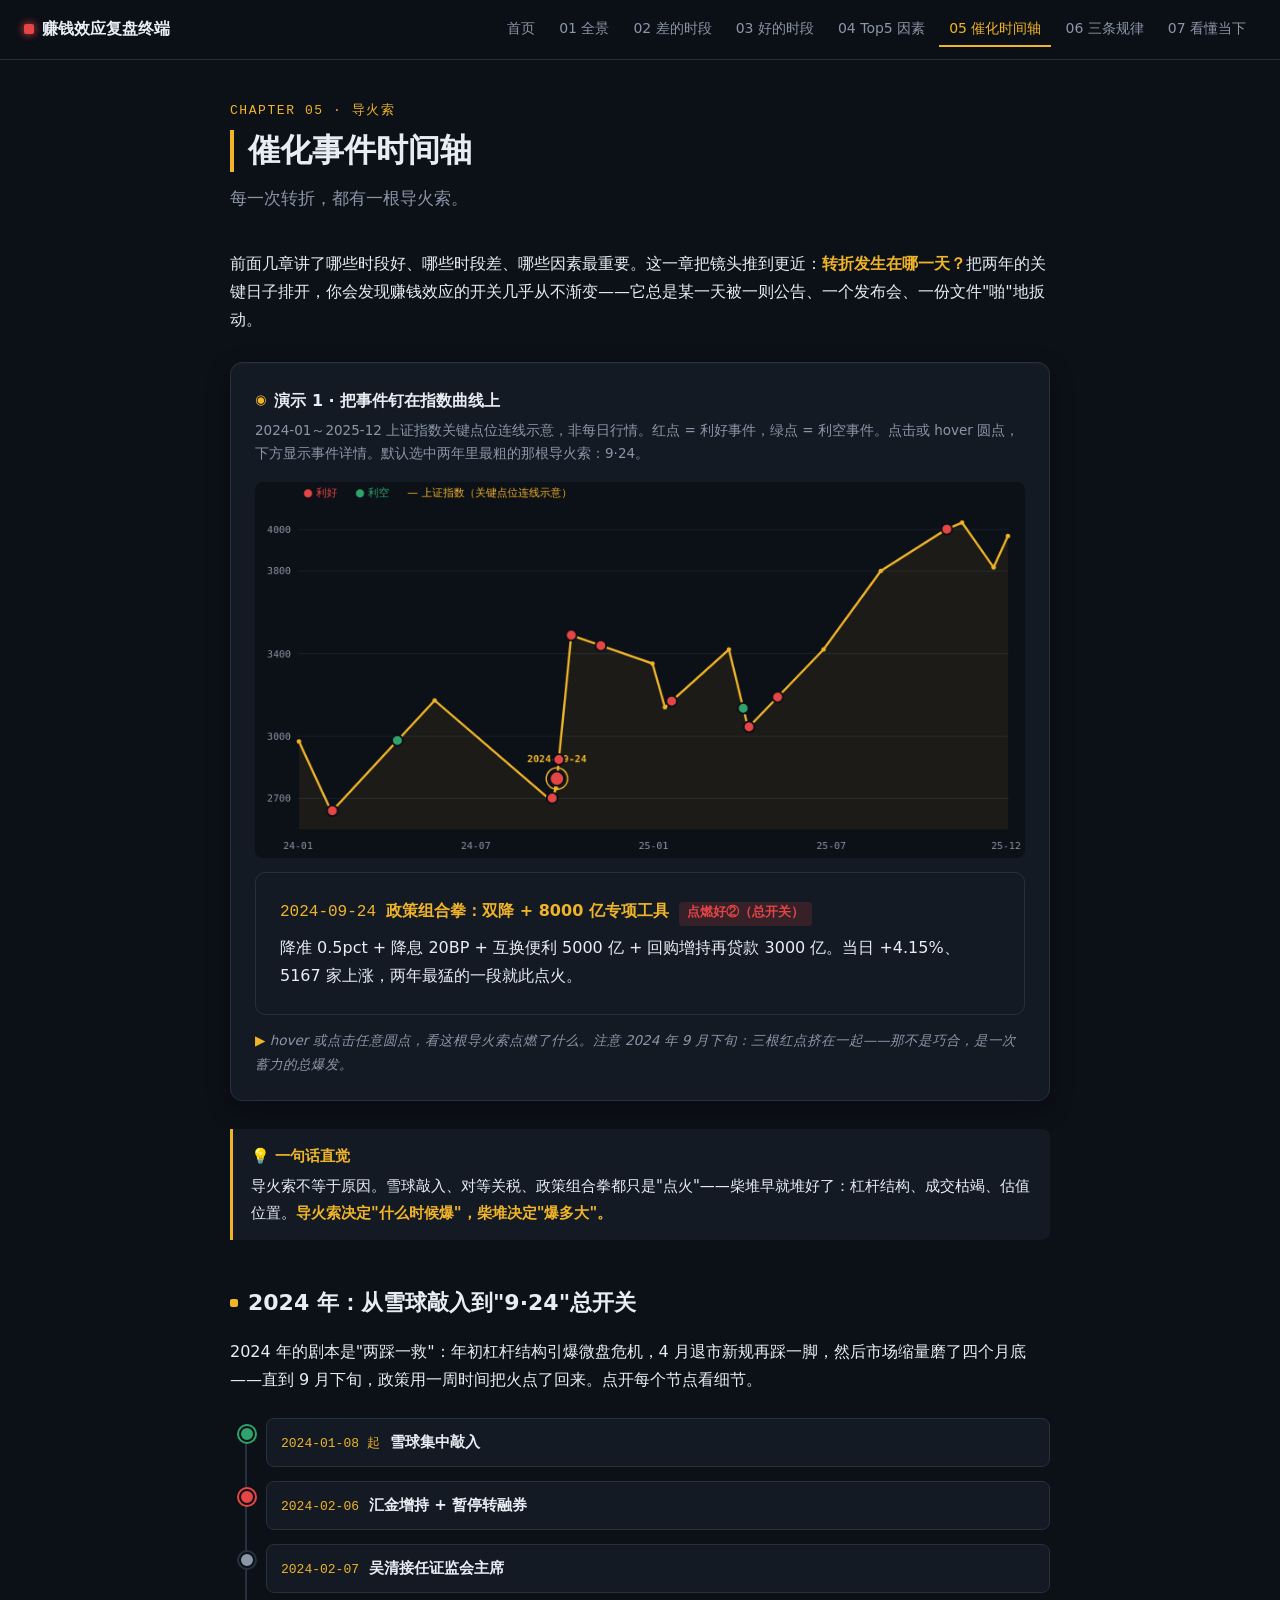
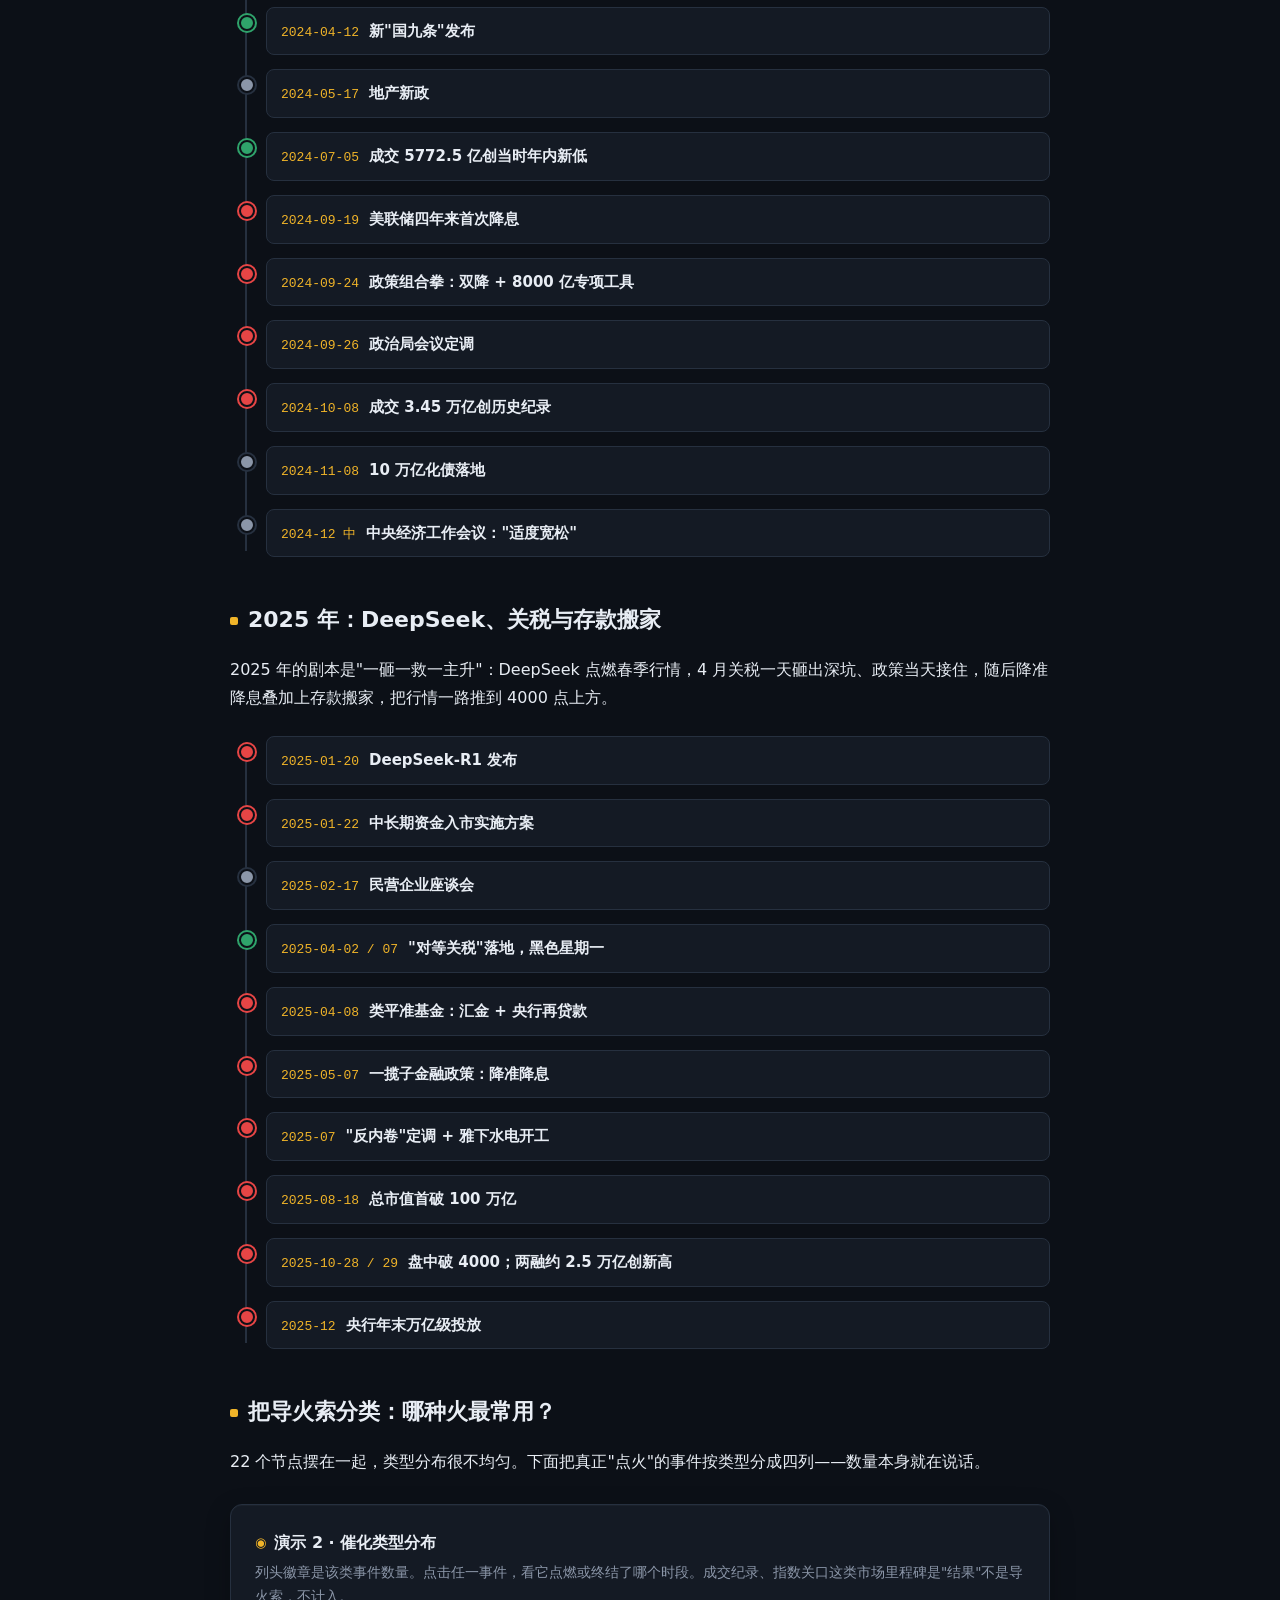
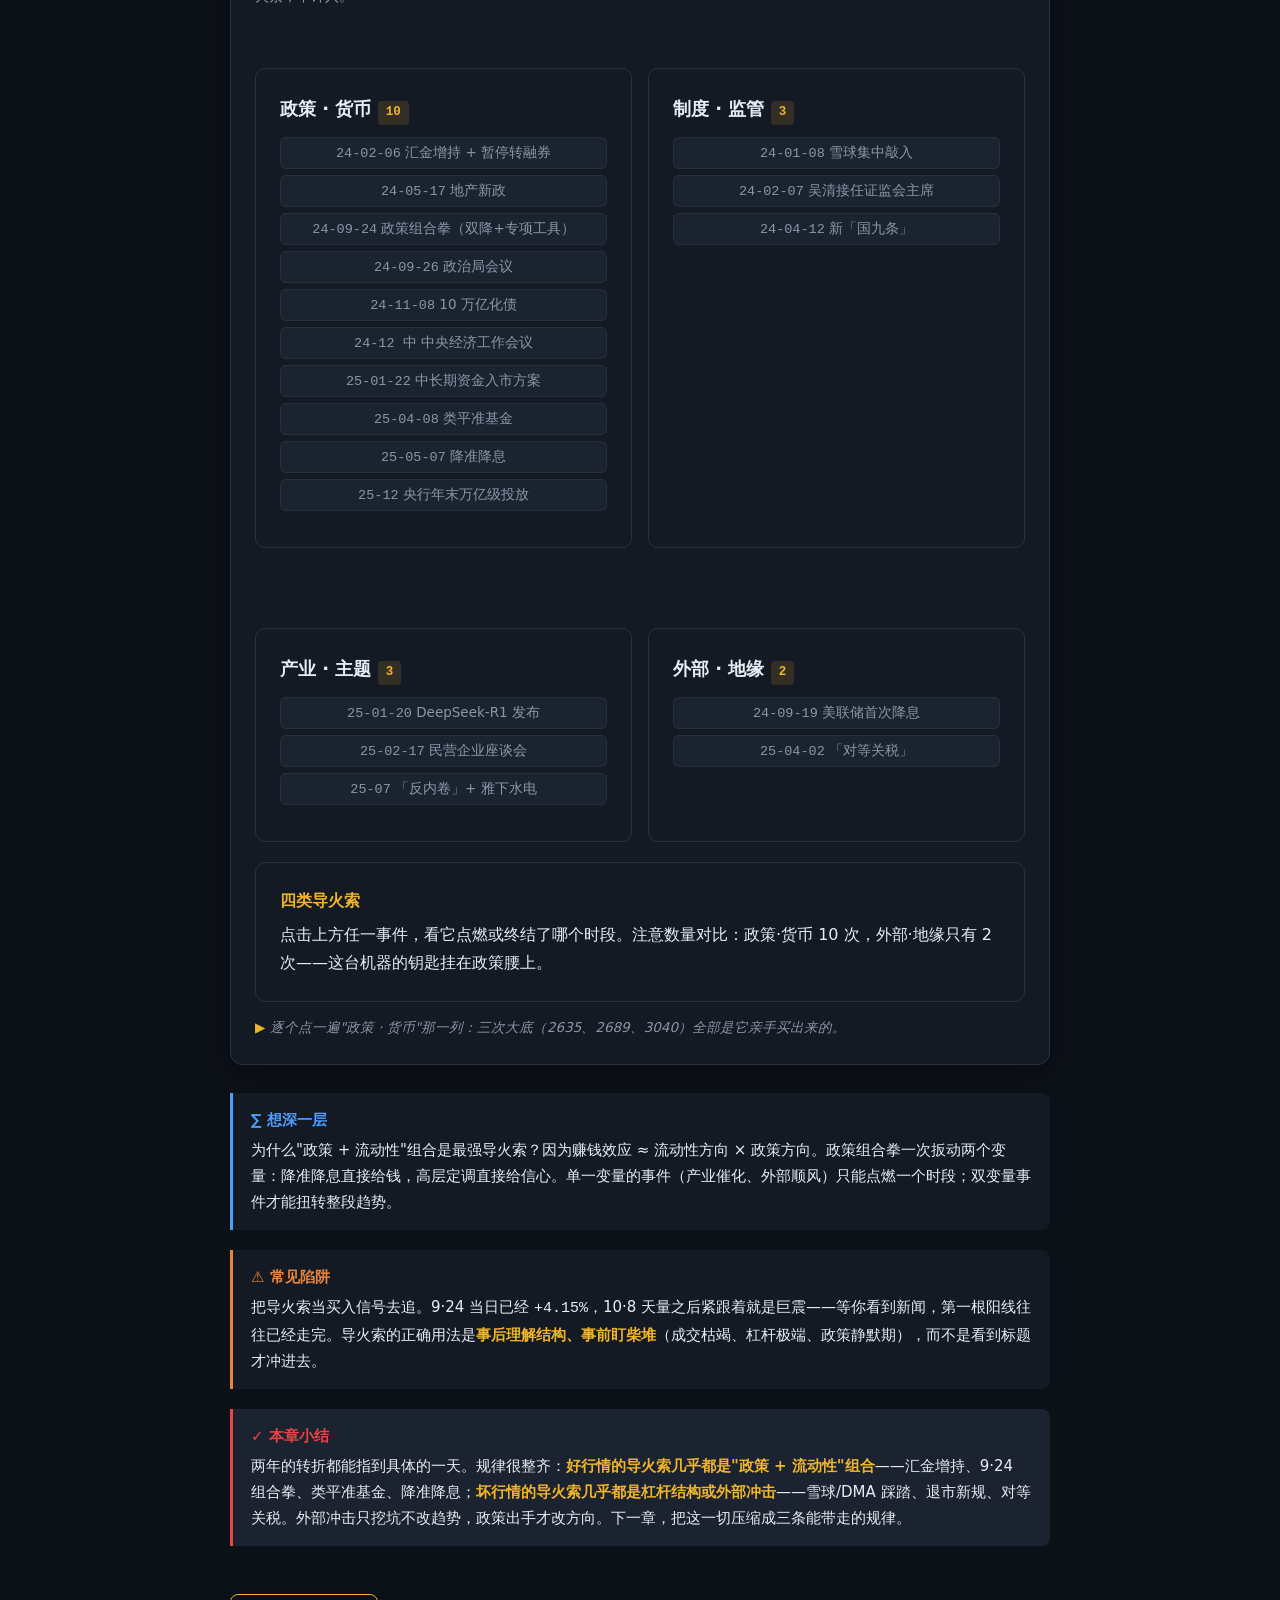
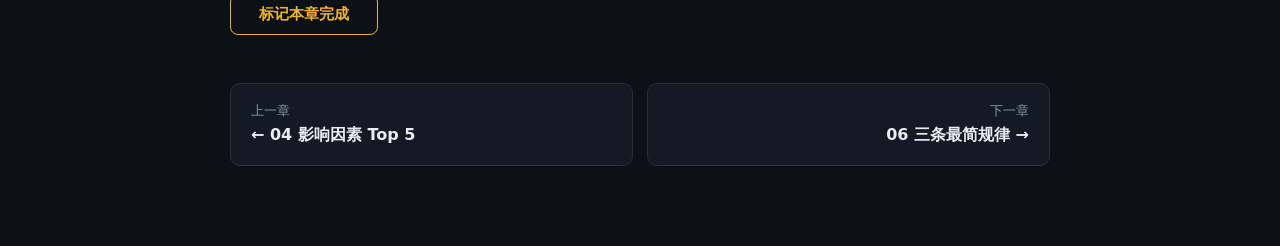
<file: chapters/05-catalysts.html>
<!DOCTYPE html>
<html lang="zh-CN">
<head>
<meta charset="UTF-8">
<meta name="viewport" content="width=device-width, initial-scale=1.0">
<title>05 催化事件时间轴 · 赚钱效应复盘终端</title>
<link rel="stylesheet" href="../assets/css/main.css">
</head>
<body>
<div class="progress"></div>
<header class="topbar">
  <a class="brand" href="../index.html" style="text-decoration:none">赚钱效应复盘终端</a>
  <nav>
    <a href="../index.html">首页</a>
    <a href="01-panorama.html">01 全景</a>
    <a href="02-bad-times.html">02 差的时段</a>
    <a href="03-good-times.html">03 好的时段</a>
    <a href="04-top5.html">04 Top5 因素</a>
    <a href="05-catalysts.html" class="active">05 催化时间轴</a>
    <a href="06-rules.html">06 三条规律</a>
    <a href="07-now.html">07 看懂当下</a>
  </nav>
</header>

<div class="wrap">
  <div class="ch-head">
    <div class="kicker">Chapter 05 · 导火索</div>
    <h1>催化事件时间轴</h1>
    <p class="lede">每一次转折，都有一根导火索。</p>
  </div>

  <p>前面几章讲了哪些时段好、哪些时段差、哪些因素最重要。这一章把镜头推到更近：<strong>转折发生在哪一天？</strong>把两年的关键日子排开，你会发现赚钱效应的开关几乎从不渐变——它总是某一天被一则公告、一个发布会、一份文件"啪"地扳动。</p>

  <div class="demo">
    <div class="demo-title">演示 1 · 把事件钉在指数曲线上</div>
    <div class="demo-sub">2024-01～2025-12 上证指数关键点位连线示意，非每日行情。红点 = 利好事件，绿点 = 利空事件。点击或 hover 圆点，下方显示事件详情。默认选中两年里最粗的那根导火索：9·24。</div>
    <canvas id="chart5" class="chart" width="860" height="420"></canvas>
    <div class="card" style="margin:14px 0 0">
      <div>
        <span class="num" id="evDate" style="color:var(--accent)">—</span>
        &nbsp;<strong id="evName">—</strong>
        &nbsp;<span class="tag good" id="evTag">—</span>
      </div>
      <p id="evDesc" style="margin:8px 0 0">—</p>
    </div>
    <div class="demo-note">hover 或点击任意圆点，看这根导火索点燃了什么。注意 2024 年 9 月下旬：三根红点挤在一起——那不是巧合，是一次蓄力的总爆发。</div>
  </div>

  <div class="callout c-intuition">
    <span class="co-title">💡 一句话直觉</span>
    导火索不等于原因。雪球敲入、对等关税、政策组合拳都只是"点火"——柴堆早就堆好了：杠杆结构、成交枯竭、估值位置。<strong>导火索决定"什么时候爆"，柴堆决定"爆多大"。</strong>
  </div>

  <h2>2024 年：从雪球敲入到"9·24"总开关</h2>

  <p>2024 年的剧本是"两踩一救"：年初杠杆结构引爆微盘危机，4 月退市新规再踩一脚，然后市场缩量磨了四个月底——直到 9 月下旬，政策用一周时间把火点了回来。点开每个节点看细节。</p>

  <div class="timeline">
    <div class="tl-node bad">
      <div class="tl-head"><span class="tl-date">2024-01-08 起</span><span class="tl-name">雪球集中敲入</span></div>
      <div class="tl-detail">中证 500/1000 进入敲入区，杠杆负反馈链条启动：雪球敲入 → 期指深度贴水 → 量化 DMA 降杠杆 → 微盘踩踏。点燃两年最差的时段差①，2/5 上证盘中探至 <span class="num">2635.09</span>。</div>
    </div>
    <div class="tl-node good">
      <div class="tl-head"><span class="tl-date">2024-02-06</span><span class="tl-name">汇金增持 + 暂停转融券</span></div>
      <div class="tl-detail">汇金公告扩大 ETF 增持、证监会暂停新增转融券，当日三大指数 <span class="num">+3.2% / +6.2% / +6.7%</span>——差①当天终结，好①救市修复启动。</div>
    </div>
    <div class="tl-node">
      <div class="tl-head"><span class="tl-date">2024-02-07</span><span class="tl-name">吴清接任证监会主席</span></div>
      <div class="tl-detail">落在好①修复期内的人事定调信号，监管基调转向"严"与"稳"。</div>
    </div>
    <div class="tl-node bad">
      <div class="tl-head"><span class="tl-date">2024-04-12</span><span class="tl-name">新"国九条"发布</span></div>
      <div class="tl-detail">退市收紧，微盘股指数 4/15、4/16 两日 <span class="num">-8.88%</span>、<span class="num">-10.55%</span>——点燃差②，制度性、结构性的亏钱效应。</div>
    </div>
    <div class="tl-node">
      <div class="tl-head"><span class="tl-date">2024-05-17</span><span class="tl-name">地产新政</span></div>
      <div class="tl-detail">首付 <span class="num">15%</span>、取消利率下限、<span class="num">3000</span> 亿收储再贷款——预期管理，但没能拦住随后四个月的缩量磨底。</div>
    </div>
    <div class="tl-node bad">
      <div class="tl-head"><span class="tl-date">2024-07-05</span><span class="tl-name">成交 5772.5 亿创当时年内新低</span></div>
      <div class="tl-detail">差③的情绪冰点：没人赚钱也没人离场的枯竭市。到 8 月底，全年上涨个股占比仅 <span class="num">11.12%</span>。</div>
    </div>
    <div class="tl-node good">
      <div class="tl-head"><span class="tl-date">2024-09-19</span><span class="tl-name">美联储四年来首次降息</span></div>
      <div class="tl-detail">外部流动性转松，顺风就位——五天之后，总开关打开。</div>
    </div>
    <div class="tl-node good">
      <div class="tl-head"><span class="tl-date">2024-09-24</span><span class="tl-name">政策组合拳：双降 + 8000 亿专项工具</span></div>
      <div class="tl-detail">降准 <span class="num">0.5</span>pct + 降息 <span class="num">20</span>BP + 互换便利 <span class="num">5000</span> 亿 + 回购增持再贷款 <span class="num">3000</span> 亿。当日 <span class="num">+4.15%</span>、<span class="num">5167</span> 家上涨——两年最猛的好②点火。</div>
    </div>
    <div class="tl-node good">
      <div class="tl-head"><span class="tl-date">2024-09-26</span><span class="tl-name">政治局会议定调</span></div>
      <div class="tl-detail">地产"止跌回稳"、"努力提振资本市场"——最高层定调，把脉冲升级为趋势预期。</div>
    </div>
    <div class="tl-node good">
      <div class="tl-head"><span class="tl-date">2024-10-08</span><span class="tl-name">成交 3.45 万亿创历史纪录</span></div>
      <div class="tl-detail"><span class="num">5334</span> 股飘红、近千股涨停；同日发改委发布会财政预期落空——好②在天量中见顶。</div>
    </div>
    <div class="tl-node">
      <div class="tl-head"><span class="tl-date">2024-11-08</span><span class="tl-name">10 万亿化债落地</span></div>
      <div class="tl-detail">财政发力，预期管理：托住好②之后的巨震期，维持"基本面会跟上流动性"的信念。</div>
    </div>
    <div class="tl-node">
      <div class="tl-head"><span class="tl-date">2024-12 中</span><span class="tl-name">中央经济工作会议："适度宽松"</span></div>
      <div class="tl-detail">货币政策 <span class="num">14</span> 年来首提"适度宽松"——为整个 2025 年的流动性定调。</div>
    </div>
  </div>

  <h2>2025 年：DeepSeek、关税与存款搬家</h2>

  <p>2025 年的剧本是"一砸一救一主升"：DeepSeek 点燃春季行情，4 月关税一天砸出深坑、政策当天接住，随后降准降息叠加上存款搬家，把行情一路推到 4000 点上方。</p>

  <div class="timeline">
    <div class="tl-node good">
      <div class="tl-head"><span class="tl-date">2025-01-20</span><span class="tl-name">DeepSeek-R1 发布</span></div>
      <div class="tl-detail">春节期间发酵，引爆中国科技资产重估——好④春季行情的主线火种，计算机行业年初至 3 月初涨超 <span class="num">20%</span>。</div>
    </div>
    <div class="tl-node good">
      <div class="tl-head"><span class="tl-date">2025-01-22</span><span class="tl-name">中长期资金入市实施方案</span></div>
      <div class="tl-detail">六部门联合发文，改变资金结构的慢变量，为好④⑤铺路。</div>
    </div>
    <div class="tl-node">
      <div class="tl-head"><span class="tl-date">2025-02-17</span><span class="tl-name">民营企业座谈会</span></div>
      <div class="tl-detail">预期管理：给科技与民营板块再加一层信心。</div>
    </div>
    <div class="tl-node bad">
      <div class="tl-head"><span class="tl-date">2025-04-02 / 07</span><span class="tl-name">"对等关税"落地，黑色星期一</span></div>
      <div class="tl-detail">4/7 上证 <span class="num">-7.34%</span>、创业板 <span class="num">-12.5%</span>、全市场 <span class="num">3038</span> 只跌停——差⑤，单日亏钱效应为 2020 年 2 月以来之最。</div>
    </div>
    <div class="tl-node good">
      <div class="tl-head"><span class="tl-date">2025-04-08</span><span class="tl-name">类平准基金：汇金 + 央行再贷款</span></div>
      <div class="tl-detail">汇金首获"类平准基金"定位，当日股票 ETF 净流入约 <span class="num">690</span> 亿创纪录——差⑤当天终结，好⑤ V 型修复启动。</div>
    </div>
    <div class="tl-node good">
      <div class="tl-head"><span class="tl-date">2025-05-07</span><span class="tl-name">一揽子金融政策：降准降息</span></div>
      <div class="tl-detail">降准 <span class="num">0.5</span>pct + 降息 <span class="num">0.1</span>pct，为好⑤⑥再加流动性。</div>
    </div>
    <div class="tl-node good">
      <div class="tl-head"><span class="tl-date">2025-07</span><span class="tl-name">"反内卷"定调 + 雅下水电开工</span></div>
      <div class="tl-detail">为好⑥主升段补上新主线，行情从算力向更多板块扩散。</div>
    </div>
    <div class="tl-node good">
      <div class="tl-head"><span class="tl-date">2025-08-18</span><span class="tl-name">总市值首破 100 万亿</span></div>
      <div class="tl-detail">存款搬家牛的里程碑——它是结果，也是下一波进场的广告。</div>
    </div>
    <div class="tl-node good">
      <div class="tl-head"><span class="tl-date">2025-10-28 / 29</span><span class="tl-name">盘中破 4000；两融约 2.5 万亿创新高</span></div>
      <div class="tl-detail">上证十年首次盘中站上 <span class="num">4000</span>，杠杆资金同步登顶——好⑥的顶点。</div>
    </div>
    <div class="tl-node good">
      <div class="tl-head"><span class="tl-date">2025-12</span><span class="tl-name">央行年末万亿级投放</span></div>
      <div class="tl-detail">点燃好⑦跨年行情：上证 11 连阳收官 <span class="num">3968.84</span>。</div>
    </div>
  </div>

  <h2>把导火索分类：哪种火最常用？</h2>

  <p>22 个节点摆在一起，类型分布很不均匀。下面把真正"点火"的事件按类型分成四列——数量本身就在说话。</p>

  <div class="demo">
    <div class="demo-title">演示 2 · 催化类型分布</div>
    <div class="demo-sub">列头徽章是该类事件数量。点击任一事件，看它点燃或终结了哪个时段。成交纪录、指数关口这类市场里程碑是"结果"不是导火索，不计入。</div>
    <div class="grid">
      <div class="card">
        <h3 style="margin-top:0">政策 · 货币 <span class="tag mid">10</span></h3>
        <div class="btn-group" style="flex-direction:column;align-items:stretch;text-align:left">
          <button class="cat-ev" data-effect="终结差①（微盘流动性危机），点燃好①（国家队救市修复）——两年内第一次「政策买底」。"><span class="num">24-02-06</span> 汇金增持 + 暂停转融券</button>
          <button class="cat-ev" data-effect="预期管理：没能扭转差③缩量磨底——单一政策不扳流动性，火点不起来。"><span class="num">24-05-17</span> 地产新政</button>
          <button class="cat-ev" data-effect="点燃好②（9·24 史诗级脉冲）——总开关：6 个交易日上证 2749 → 3674。"><span class="num">24-09-24</span> 政策组合拳（双降+专项工具）</button>
          <button class="cat-ev" data-effect="为好②定调：把脉冲行情升级为趋势预期。"><span class="num">24-09-26</span> 政治局会议</button>
          <button class="cat-ev" data-effect="预期管理：托住好②之后的巨震期，维持「基本面会跟上流动性」的信念。"><span class="num">24-11-08</span> 10 万亿化债</button>
          <button class="cat-ev" data-effect="14 年来首提「适度宽松」，为整个 2025 年的流动性定调。"><span class="num">24-12 中</span> 中央经济工作会议</button>
          <button class="cat-ev" data-effect="支撑好④、铺垫好⑤——改变资金结构的慢变量。"><span class="num">25-01-22</span> 中长期资金入市方案</button>
          <button class="cat-ev" data-effect="终结差⑤（关税暴跌），点燃好⑤（V 型修复）——第三次「政策买底」。"><span class="num">25-04-08</span> 类平准基金</button>
          <button class="cat-ev" data-effect="巩固好⑤，为好⑥存款搬家主升段再加流动性。"><span class="num">25-05-07</span> 降准降息</button>
          <button class="cat-ev" data-effect="点燃好⑦：跨年 11 连阳，收官 3968.84。"><span class="num">25-12</span> 央行年末万亿级投放</button>
        </div>
      </div>
      <div class="card">
        <h3 style="margin-top:0">制度 · 监管 <span class="tag mid">3</span></h3>
        <div class="btn-group" style="flex-direction:column;align-items:stretch;text-align:left">
          <button class="cat-ev" data-effect="点燃差①——杠杆结构负反馈：雪球敲入 → 期指贴水 → DMA 降杠杆 → 微盘踩踏。"><span class="num">24-01-08</span> 雪球集中敲入</button>
          <button class="cat-ev" data-effect="好①修复期的人事定调信号，监管基调转向「严」与「稳」。"><span class="num">24-02-07</span> 吴清接任证监会主席</button>
          <button class="cat-ev" data-effect="点燃差②——退市新规引发微盘两连踩踏；长期利好与短期阵痛同体。"><span class="num">24-04-12</span> 新「国九条」</button>
        </div>
      </div>
    </div>
    <div class="grid">
      <div class="card">
        <h3 style="margin-top:0">产业 · 主题 <span class="tag mid">3</span></h3>
        <div class="btn-group" style="flex-direction:column;align-items:stretch;text-align:left">
          <button class="cat-ev" data-effect="点燃好④——科技资产重估，春季行情的结构性主线。"><span class="num">25-01-20</span> DeepSeek-R1 发布</button>
          <button class="cat-ev" data-effect="预期管理：为好④⑤的科技与民营板块加信心。"><span class="num">25-02-17</span> 民营企业座谈会</button>
          <button class="cat-ev" data-effect="为好⑥主升段补充新主线，把行情从算力扩散到更多板块。"><span class="num">25-07</span> 「反内卷」+ 雅下水电</button>
        </div>
      </div>
      <div class="card">
        <h3 style="margin-top:0">外部 · 地缘 <span class="tag mid">2</span></h3>
        <div class="btn-group" style="flex-direction:column;align-items:stretch;text-align:left">
          <button class="cat-ev" data-effect="好②的外部顺风——降息落地五天后，总开关打开。"><span class="num">24-09-19</span> 美联储首次降息</button>
          <button class="cat-ev" data-effect="点燃差⑤——4/7 单日抹掉数月赚钱效应；但只挖了深坑，没改变趋势。"><span class="num">25-04-02</span> 「对等关税」</button>
        </div>
      </div>
    </div>
    <div class="card" id="catLine" style="margin:0">
      <strong id="catName">四类导火索</strong>
      <p id="catEffect" style="margin:6px 0 0">点击上方任一事件，看它点燃或终结了哪个时段。注意数量对比：政策·货币 10 次，外部·地缘只有 2 次——这台机器的钥匙挂在政策腰上。</p>
    </div>
    <div class="demo-note">逐个点一遍"政策 · 货币"那一列：三次大底（2635、2689、3040）全部是它亲手买出来的。</div>
  </div>

  <div class="callout c-math">
    <span class="co-title">∑ 想深一层</span>
    为什么"政策 + 流动性"组合是最强导火索？因为赚钱效应 ≈ 流动性方向 × 政策方向。政策组合拳一次扳动两个变量：降准降息直接给钱，高层定调直接给信心。单一变量的事件（产业催化、外部顺风）只能点燃一个时段；双变量事件才能扭转整段趋势。
  </div>

  <div class="callout c-trap">
    <span class="co-title">⚠️ 常见陷阱</span>
    把导火索当买入信号去追。9·24 当日已经 <span class="num">+4.15%</span>，10·8 天量之后紧跟着就是巨震——等你看到新闻，第一根阳线往往已经走完。导火索的正确用法是<strong>事后理解结构、事前盯柴堆</strong>（成交枯竭、杠杆极端、政策静默期），而不是看到标题才冲进去。
  </div>

  <div class="callout c-summary">
    <span class="co-title">✓ 本章小结</span>
    两年的转折都能指到具体的一天。规律很整齐：<strong>好行情的导火索几乎都是"政策 + 流动性"组合</strong>——汇金增持、9·24 组合拳、类平准基金、降准降息；<strong>坏行情的导火索几乎都是杠杆结构或外部冲击</strong>——雪球/DMA 踩踏、退市新规、对等关税。外部冲击只挖坑不改趋势，政策出手才改方向。下一章，把这一切压缩成三条能带走的规律。
  </div>

  <button class="btn-done">标记本章完成</button>

  <div class="chapter-nav">
    <a class="prev" href="04-top5.html"><span class="cn-dir">上一章</span><span class="cn-title">← 04 影响因素 Top 5</span></a>
    <a class="next" href="06-rules.html"><span class="cn-dir">下一章</span><span class="cn-title">06 三条最简规律 →</span></a>
  </div>
</div>

<script src="../assets/js/site.js"></script>
<script>
(function () {
  "use strict";
  var GOOD = "#e64545", BAD = "#2fa36b", ACCENT = "#f0b429";

  /* ============ 演示 1：把事件钉在指数曲线上 ============ */
  // 关键点位（示意，非每日行情）
  var PTS = [
    ["2024-01-02", 2975], ["2024-02-05", 2635], ["2024-05-20", 3174],
    ["2024-09-18", 2689], ["2024-09-23", 2749], ["2024-10-08", 3489],
    ["2024-12-31", 3352], ["2025-01-13", 3141], ["2025-03-18", 3420],
    ["2025-04-07", 3041], ["2025-06-24", 3420], ["2025-08-22", 3800],
    ["2025-10-28", 4000], ["2025-11-14", 4034], ["2025-12-16", 3817],
    ["2025-12-31", 3969]
  ];
  var EVS = [
    { d: "2024-02-06", name: "汇金增持 + 暂停转融券", dir: "good", period: "终结差① → 点燃好①",
      desc: "国家队第一次亲手买底：公告当日三大指数 +3.2%/+6.2%/+6.7%，一季度增持 ETF 约 3300 亿，反弹期上涨家数占比达 96%。" },
    { d: "2024-04-12", name: "新\"国九条\"发布", dir: "bad", period: "点燃差②",
      desc: "退市收紧引爆微盘股两连踩踏（-8.88%、-10.55%）——制度性、结构性的亏钱效应，大盘蓝筹同期反而走强。" },
    { d: "2024-09-19", name: "美联储首次降息", dir: "good", period: "好②的外部顺风",
      desc: "四年来首次降息，外部流动性转松——为五天后的总开关提供顺风条件。" },
    { d: "2024-09-24", name: "政策组合拳：双降 + 8000 亿专项工具", dir: "good", period: "点燃好②（总开关）",
      desc: "降准 0.5pct + 降息 20BP + 互换便利 5000 亿 + 回购增持再贷款 3000 亿。当日 +4.15%、5167 家上涨，两年最猛的一段就此点火。" },
    { d: "2024-09-26", name: "政治局会议定调", dir: "good", period: "好②（定调）",
      desc: "地产\"止跌回稳\"、\"努力提振资本市场\"——最高层定调，把脉冲升级为趋势预期。" },
    { d: "2024-10-08", name: "成交 3.45 万亿创纪录", dir: "good", period: "好②见顶",
      desc: "历史天量：5334 股飘红、近千股涨停；同日发改委发布会财政预期落空，脉冲在天量中见顶。" },
    { d: "2024-11-08", name: "10 万亿化债落地", dir: "good", period: "预期管理",
      desc: "财政发力稳住\"基本面会跟上流动性\"的预期，托住脉冲之后的巨震期。" },
    { d: "2025-01-20", name: "DeepSeek-R1 发布", dir: "good", period: "点燃好④",
      desc: "春节期间发酵，引爆中国科技资产重估：计算机行业年初至 3 月初涨超 20%，春季行情主线成型。" },
    { d: "2025-04-02", name: "\"对等关税\"落地", dir: "bad", period: "点燃差⑤",
      desc: "4/7 黑色星期一：上证 -7.34%、3038 只跌停，单日抹掉数月赚钱效应——2020 年 2 月以来之最。" },
    { d: "2025-04-08", name: "类平准基金：汇金 + 央行再贷款", dir: "good", period: "终结差⑤ → 点燃好⑤",
      desc: "汇金首获\"类平准基金\"定位，当日股票 ETF 净流入约 690 亿创纪录——深坑当天被接住，V 型修复启动。" },
    { d: "2025-05-07", name: "一揽子金融政策：降准降息", dir: "good", period: "好⑤⑥",
      desc: "降准 0.5pct + 降息 0.1pct，流动性再加码，为随后的存款搬家主升段铺路。" },
    { d: "2025-10-29", name: "两融约 2.5 万亿创新高", dir: "good", period: "好⑥顶点",
      desc: "前一天上证盘中破 4000（十年首次），杠杆资金同步登顶——赚钱效应推到全年最高点。" }
  ];

  var cv = document.getElementById("chart5");
  var W = 860, H = 420;
  var dpr = window.devicePixelRatio || 1;
  cv.width = W * dpr; cv.height = H * dpr;
  var ctx = cv.getContext("2d");
  ctx.setTransform(dpr, 0, 0, dpr, 0, 0);

  var padL = 48, padR = 18, padT = 30, padB = 32;
  var VMIN = 2550, VMAX = 4100, TMAX = 24;

  function tOf(dateStr) {
    var p = dateStr.split("-");
    return (+p[0] - 2024) * 12 + (+p[1] - 1) + (+p[2] - 1) / 31;
  }
  function xOf(t) { return padL + (t / TMAX) * (W - padL - padR); }
  function yOf(v) { return H - padB - ((v - VMIN) / (VMAX - VMIN)) * (H - padT - padB); }

  var ptsT = PTS.map(function (p) { return [tOf(p[0]), p[1]]; });
  function curveVal(t) {
    if (t <= ptsT[0][0]) return ptsT[0][1];
    for (var i = 0; i < ptsT.length - 1; i++) {
      var a = ptsT[i], b = ptsT[i + 1];
      if (t <= b[0]) return a[1] + (b[1] - a[1]) * ((t - a[0]) / (b[0] - a[0]));
    }
    return ptsT[ptsT.length - 1][1];
  }

  // 预计算事件圆点像素坐标
  EVS.forEach(function (e) {
    var t = tOf(e.d);
    e.px = xOf(t); e.py = yOf(curveVal(t));
  });

  var sel = 3; // 默认选中 2024-09-24

  function draw() {
    ctx.clearRect(0, 0, W, H);
    // 横向网格 + 刻度
    [2700, 3000, 3400, 3800, 4000].forEach(function (v) {
      var y = yOf(v);
      ctx.strokeStyle = "#1b2330"; ctx.lineWidth = 1;
      ctx.beginPath(); ctx.moveTo(padL, y); ctx.lineTo(W - padR, y); ctx.stroke();
      ctx.fillStyle = "#8b96a8"; ctx.font = "11px ui-monospace, Consolas, monospace";
      ctx.textAlign = "right"; ctx.fillText(String(v), padL - 8, y + 4);
    });
    // 月份刻度
    ctx.textAlign = "center"; ctx.fillStyle = "#8b96a8";
    ctx.font = "11px ui-monospace, Consolas, monospace";
    [[0, "24-01"], [6, "24-07"], [12, "25-01"], [18, "25-07"], [23.9, "25-12"]].forEach(function (m) {
      ctx.fillText(m[1], xOf(m[0]), H - 10);
    });
    // 曲线下淡填充
    ctx.beginPath();
    ctx.moveTo(xOf(ptsT[0][0]), yOf(ptsT[0][1]));
    for (var i = 1; i < ptsT.length; i++) ctx.lineTo(xOf(ptsT[i][0]), yOf(ptsT[i][1]));
    ctx.lineTo(xOf(ptsT[ptsT.length - 1][0]), H - padB);
    ctx.lineTo(xOf(ptsT[0][0]), H - padB);
    ctx.closePath();
    ctx.fillStyle = "rgba(240,180,41,.07)"; ctx.fill();
    // 曲线（琥珀色）
    ctx.beginPath();
    for (var j = 0; j < ptsT.length; j++) {
      var x = xOf(ptsT[j][0]), y = yOf(ptsT[j][1]);
      j === 0 ? ctx.moveTo(x, y) : ctx.lineTo(x, y);
    }
    ctx.strokeStyle = ACCENT; ctx.lineWidth = 2.5; ctx.stroke(); ctx.lineWidth = 1;
    // 关键点位小点
    ptsT.forEach(function (p) {
      ctx.fillStyle = ACCENT;
      ctx.beginPath(); ctx.arc(xOf(p[0]), yOf(p[1]), 2.5, 0, Math.PI * 2); ctx.fill();
    });
    // 事件圆点
    EVS.forEach(function (e, i) {
      var c = e.dir === "good" ? GOOD : BAD;
      ctx.beginPath(); ctx.arc(e.px, e.py, i === sel ? 8 : 6, 0, Math.PI * 2);
      ctx.fillStyle = c; ctx.fill();
      ctx.strokeStyle = "#0c1017"; ctx.lineWidth = 2; ctx.stroke(); ctx.lineWidth = 1;
      if (i === sel) {
        ctx.beginPath(); ctx.arc(e.px, e.py, 12, 0, Math.PI * 2);
        ctx.strokeStyle = ACCENT; ctx.lineWidth = 1.5; ctx.stroke(); ctx.lineWidth = 1;
        // 日期标签
        ctx.font = "bold 11px ui-monospace, Consolas, monospace";
        ctx.textAlign = "center"; ctx.fillStyle = ACCENT;
        var lx = Math.max(padL + 28, Math.min(W - padR - 28, e.px));
        ctx.fillText(e.d, lx, Math.max(14, e.py - 18));
      }
    });
    // 图例
    ctx.font = "12px system-ui"; ctx.textAlign = "left";
    ctx.fillStyle = GOOD; ctx.fillText("● 利好", padL + 6, padT - 14);
    ctx.fillStyle = BAD; ctx.fillText("● 利空", padL + 64, padT - 14);
    ctx.fillStyle = ACCENT; ctx.fillText("— 上证指数（关键点位连线示意）", padL + 122, padT - 14);
  }

  function showEvent() {
    var e = EVS[sel];
    document.getElementById("evDate").textContent = e.d;
    document.getElementById("evName").textContent = e.name;
    var tag = document.getElementById("evTag");
    tag.textContent = e.period;
    tag.className = "tag " + (e.dir === "good" ? "good" : "bad");
    document.getElementById("evDesc").textContent = e.desc;
  }

  function pick(evt) {
    var r = cv.getBoundingClientRect();
    var mx = (evt.clientX - r.left) * (W / r.width);
    var my = (evt.clientY - r.top) * (H / r.height);
    var best = -1, bestD = 16;
    EVS.forEach(function (e, i) {
      var d = Math.hypot(e.px - mx, e.py - my);
      if (d < bestD) { bestD = d; best = i; }
    });
    return best;
  }
  cv.addEventListener("mousemove", function (evt) {
    var i = pick(evt);
    cv.style.cursor = i >= 0 ? "pointer" : "default";
    if (i >= 0 && i !== sel) { sel = i; draw(); showEvent(); }
  });
  cv.addEventListener("click", function (evt) {
    var i = pick(evt);
    if (i >= 0) { sel = i; draw(); showEvent(); }
  });

  /* ============ 演示 2：催化类型分布 ============ */
  var catBtns = document.querySelectorAll(".cat-ev");
  catBtns.forEach(function (b) {
    b.addEventListener("click", function () {
      catBtns.forEach(function (x) { x.classList.remove("active"); });
      b.classList.add("active");
      document.getElementById("catName").textContent = b.textContent;
      document.getElementById("catEffect").textContent = b.dataset.effect;
    });
  });

  draw(); showEvent();
})();
</script>
</body>
</html>
</file>
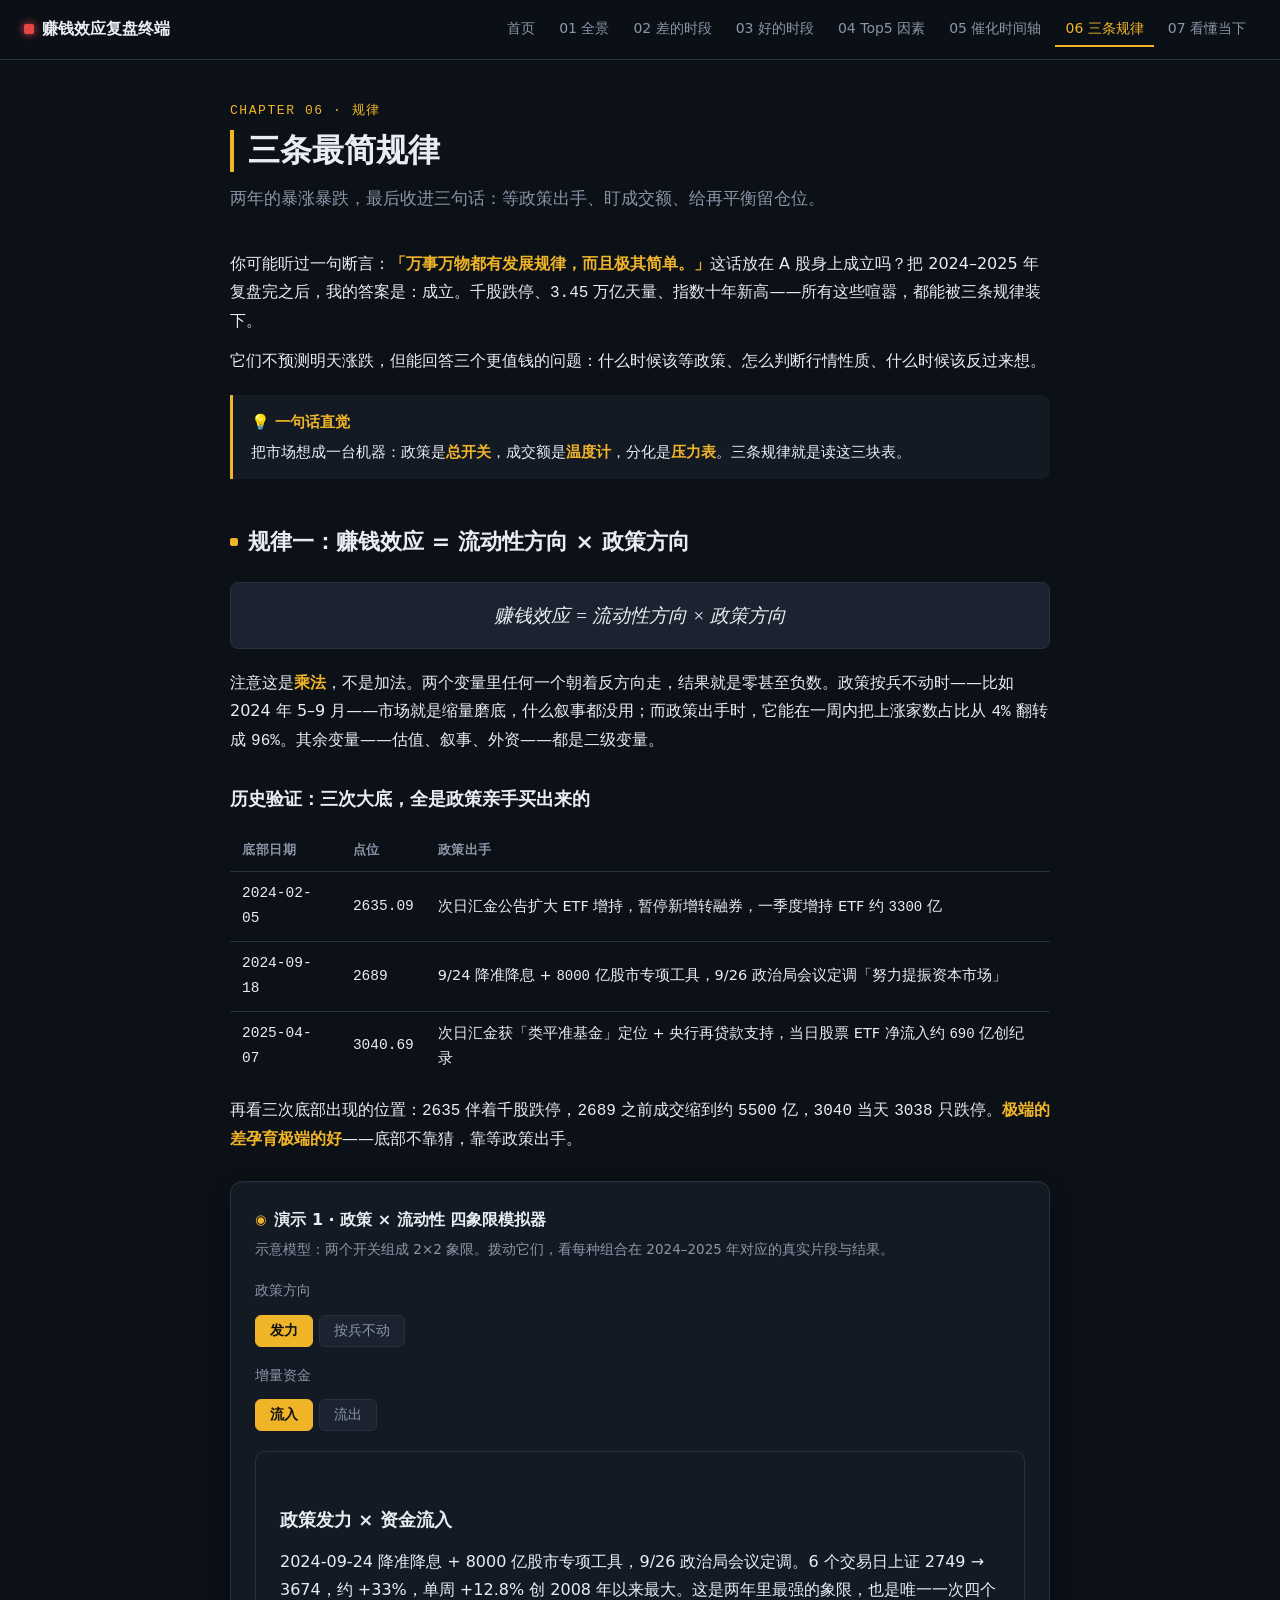
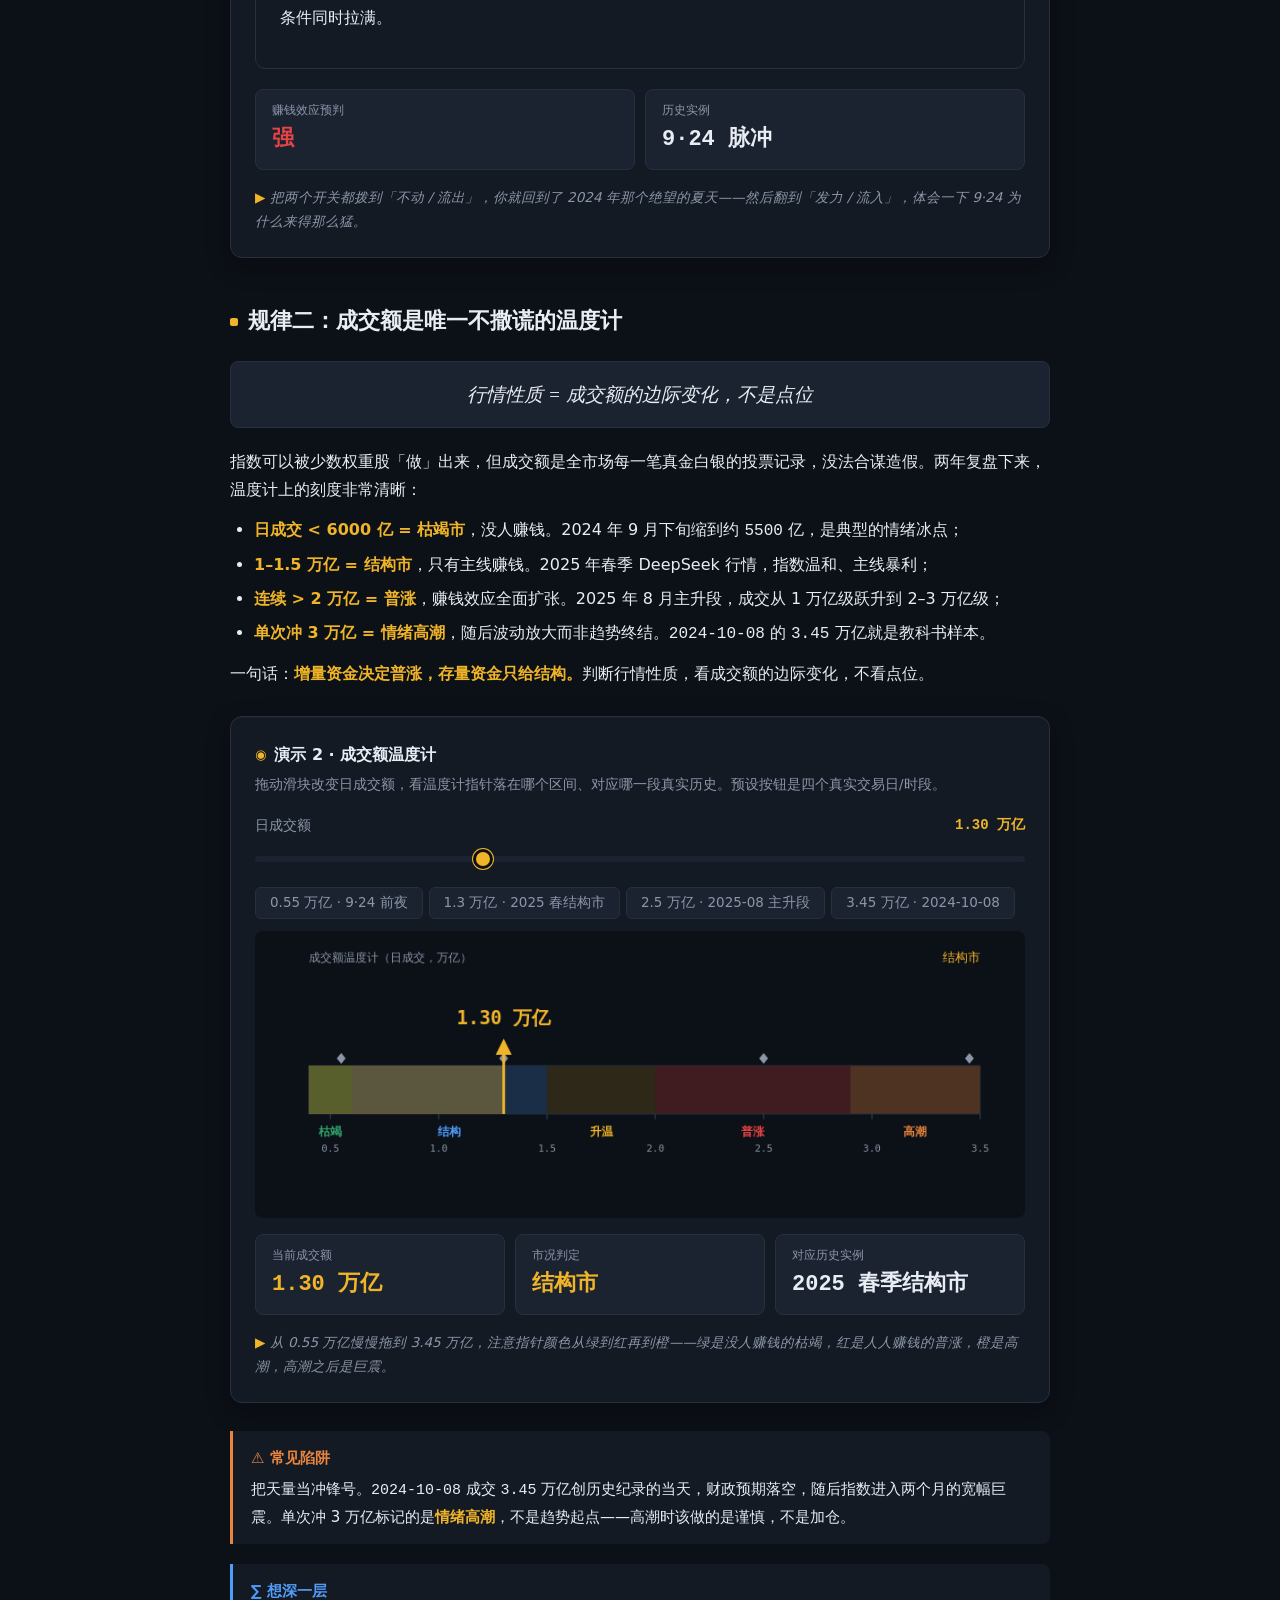
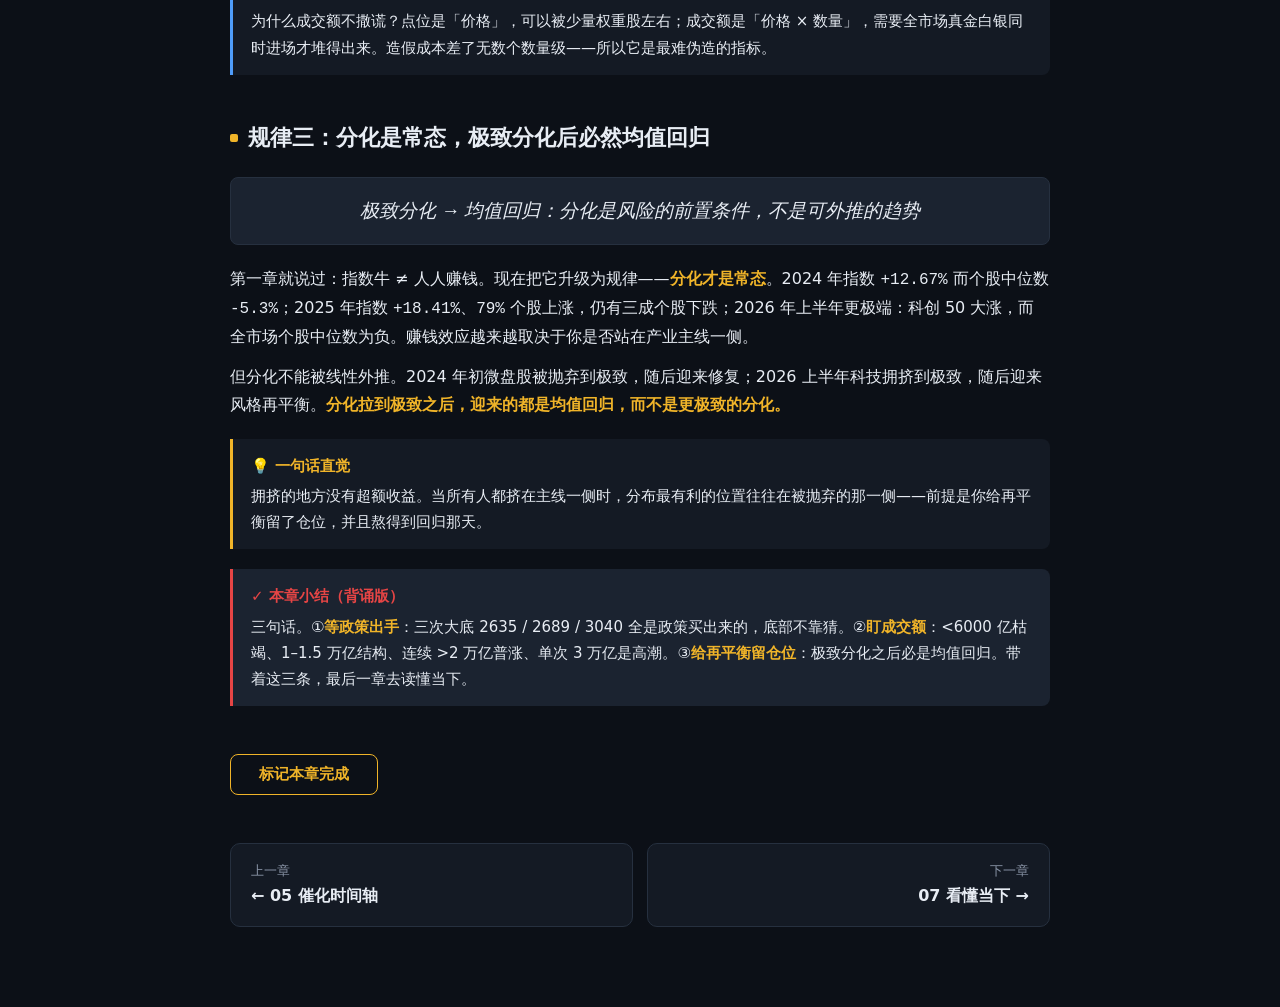
<file: chapters/06-rules.html>
<!DOCTYPE html>
<html lang="zh-CN">
<head>
<meta charset="UTF-8">
<meta name="viewport" content="width=device-width, initial-scale=1.0">
<title>06 三条最简规律 · 赚钱效应复盘终端</title>
<link rel="stylesheet" href="../assets/css/main.css">
</head>
<body>
<div class="progress"></div>
<header class="topbar">
  <a class="brand" href="../index.html" style="text-decoration:none">赚钱效应复盘终端</a>
  <nav>
    <a href="../index.html">首页</a>
    <a href="01-panorama.html">01 全景</a>
    <a href="02-bad-times.html">02 差的时段</a>
    <a href="03-good-times.html">03 好的时段</a>
    <a href="04-top5.html">04 Top5 因素</a>
    <a href="05-catalysts.html">05 催化时间轴</a>
    <a href="06-rules.html" class="active">06 三条规律</a>
    <a href="07-now.html">07 看懂当下</a>
  </nav>
</header>

<div class="wrap">
  <div class="ch-head">
    <div class="kicker">Chapter 06 · 规律</div>
    <h1>三条最简规律</h1>
    <p class="lede">两年的暴涨暴跌，最后收进三句话：等政策出手、盯成交额、给再平衡留仓位。</p>
  </div>

  <p>你可能听过一句断言：<strong>「万事万物都有发展规律，而且极其简单。」</strong>这话放在 A 股身上成立吗？把 2024–2025 年复盘完之后，我的答案是：成立。千股跌停、<span class="num">3.45</span> 万亿天量、指数十年新高——所有这些喧嚣，都能被三条规律装下。</p>

  <p>它们不预测明天涨跌，但能回答三个更值钱的问题：什么时候该等政策、怎么判断行情性质、什么时候该反过来想。</p>

  <div class="callout c-intuition">
    <span class="co-title">💡 一句话直觉</span>
    把市场想成一台机器：政策是<strong>总开关</strong>，成交额是<strong>温度计</strong>，分化是<strong>压力表</strong>。三条规律就是读这三块表。
  </div>

  <h2>规律一：赚钱效应 = 流动性方向 × 政策方向</h2>

  <div class="formula">赚钱效应 = 流动性方向 × 政策方向</div>

  <p>注意这是<strong>乘法</strong>，不是加法。两个变量里任何一个朝着反方向走，结果就是零甚至负数。政策按兵不动时——比如 2024 年 5–9 月——市场就是缩量磨底，什么叙事都没用；而政策出手时，它能在一周内把上涨家数占比从 <span class="num">4%</span> 翻转成 <span class="num">96%</span>。其余变量——估值、叙事、外资——都是二级变量。</p>

  <h3>历史验证：三次大底，全是政策亲手买出来的</h3>

  <table>
    <thead>
      <tr><th>底部日期</th><th>点位</th><th>政策出手</th></tr>
    </thead>
    <tbody>
      <tr>
        <td class="num">2024-02-05</td>
        <td class="num">2635.09</td>
        <td>次日汇金公告扩大 ETF 增持，暂停新增转融券，一季度增持 ETF 约 <span class="num">3300</span> 亿</td>
      </tr>
      <tr>
        <td class="num">2024-09-18</td>
        <td class="num">2689</td>
        <td>9/24 降准降息 + <span class="num">8000</span> 亿股市专项工具，9/26 政治局会议定调「努力提振资本市场」</td>
      </tr>
      <tr>
        <td class="num">2025-04-07</td>
        <td class="num">3040.69</td>
        <td>次日汇金获「类平准基金」定位 + 央行再贷款支持，当日股票 ETF 净流入约 <span class="num">690</span> 亿创纪录</td>
      </tr>
    </tbody>
  </table>

  <p>再看三次底部出现的位置：<span class="num">2635</span> 伴着千股跌停，<span class="num">2689</span> 之前成交缩到约 <span class="num">5500</span> 亿，<span class="num">3040</span> 当天 <span class="num">3038</span> 只跌停。<strong>极端的差孕育极端的好</strong>——底部不靠猜，靠等政策出手。</p>

  <div class="demo">
    <div class="demo-title">演示 1 · 政策 × 流动性 四象限模拟器</div>
    <div class="demo-sub">示意模型：两个开关组成 2×2 象限。拨动它们，看每种组合在 2024–2025 年对应的真实片段与结果。</div>
    <div class="ctl">
      <label>政策方向</label>
      <div class="btn-group" id="polBtns">
        <button data-pol="on" class="active">发力</button>
        <button data-pol="off">按兵不动</button>
      </div>
    </div>
    <div class="ctl">
      <label>增量资金</label>
      <div class="btn-group" id="fundBtns">
        <button data-fund="in" class="active">流入</button>
        <button data-fund="out">流出</button>
      </div>
    </div>
    <div class="card">
      <h3 id="quadTitle">—</h3>
      <p id="quadBody">—</p>
    </div>
    <div class="readouts">
      <div class="readout" id="roPred"><span class="r-label">赚钱效应预判</span><span class="r-value num">—</span></div>
      <div class="readout" id="roQuadCase"><span class="r-label">历史实例</span><span class="r-value num">—</span></div>
    </div>
    <div class="demo-note">把两个开关都拨到「不动 / 流出」，你就回到了 2024 年那个绝望的夏天——然后翻到「发力 / 流入」，体会一下 9·24 为什么来得那么猛。</div>
  </div>

  <h2>规律二：成交额是唯一不撒谎的温度计</h2>

  <div class="formula">行情性质 = 成交额的边际变化，不是点位</div>

  <p>指数可以被少数权重股「做」出来，但成交额是全市场每一笔真金白银的投票记录，没法合谋造假。两年复盘下来，温度计上的刻度非常清晰：</p>

  <ul>
    <li><strong>日成交 &lt; 6000 亿 = 枯竭市</strong>，没人赚钱。2024 年 9 月下旬缩到约 <span class="num">5500</span> 亿，是典型的情绪冰点；</li>
    <li><strong>1–1.5 万亿 = 结构市</strong>，只有主线赚钱。2025 年春季 DeepSeek 行情，指数温和、主线暴利；</li>
    <li><strong>连续 &gt; 2 万亿 = 普涨</strong>，赚钱效应全面扩张。2025 年 8 月主升段，成交从 1 万亿级跃升到 2–3 万亿级；</li>
    <li><strong>单次冲 3 万亿 = 情绪高潮</strong>，随后波动放大而非趋势终结。<span class="num">2024-10-08</span> 的 <span class="num">3.45</span> 万亿就是教科书样本。</li>
  </ul>

  <p>一句话：<strong>增量资金决定普涨，存量资金只给结构。</strong>判断行情性质，看成交额的边际变化，不看点位。</p>

  <div class="demo">
    <div class="demo-title">演示 2 · 成交额温度计</div>
    <div class="demo-sub">拖动滑块改变日成交额，看温度计指针落在哪个区间、对应哪一段真实历史。预设按钮是四个真实交易日/时段。</div>
    <div class="ctl">
      <label>日成交额 <output id="volOut">1.30 万亿</output></label>
      <input type="range" id="vol" min="0.4" max="3.5" step="0.05" value="1.3">
    </div>
    <div class="btn-group" id="volPresets">
      <button class="preset" data-v="0.55">0.55 万亿 · 9·24 前夜</button>
      <button class="preset" data-v="1.3">1.3 万亿 · 2025 春结构市</button>
      <button class="preset" data-v="2.5">2.5 万亿 · 2025-08 主升段</button>
      <button class="preset" data-v="3.45">3.45 万亿 · 2024-10-08</button>
    </div>
    <canvas id="chartT" class="chart" width="860" height="320"></canvas>
    <div class="readouts">
      <div class="readout" id="roVol"><span class="r-label">当前成交额</span><span class="r-value num">—</span></div>
      <div class="readout" id="roRegime"><span class="r-label">市况判定</span><span class="r-value num">—</span></div>
      <div class="readout" id="roHist"><span class="r-label">对应历史实例</span><span class="r-value num">—</span></div>
    </div>
    <div class="demo-note">从 0.55 万亿慢慢拖到 3.45 万亿，注意指针颜色从绿到红再到橙——绿是没人赚钱的枯竭，红是人人赚钱的普涨，橙是高潮，高潮之后是巨震。</div>
  </div>

  <div class="callout c-trap">
    <span class="co-title">⚠️ 常见陷阱</span>
    把天量当冲锋号。<span class="num">2024-10-08</span> 成交 <span class="num">3.45</span> 万亿创历史纪录的当天，财政预期落空，随后指数进入两个月的宽幅巨震。单次冲 3 万亿标记的是<strong>情绪高潮</strong>，不是趋势起点——高潮时该做的是谨慎，不是加仓。
  </div>

  <div class="callout c-math">
    <span class="co-title">∑ 想深一层</span>
    为什么成交额不撒谎？点位是「价格」，可以被少量权重股左右；成交额是「价格 × 数量」，需要全市场真金白银同时进场才堆得出来。造假成本差了无数个数量级——所以它是最难伪造的指标。
  </div>

  <h2>规律三：分化是常态，极致分化后必然均值回归</h2>

  <div class="formula">极致分化 → 均值回归：分化是风险的前置条件，不是可外推的趋势</div>

  <p>第一章就说过：指数牛 ≠ 人人赚钱。现在把它升级为规律——<strong>分化才是常态</strong>。2024 年指数 <span class="num">+12.67%</span> 而个股中位数 <span class="num">-5.3%</span>；2025 年指数 <span class="num">+18.41%</span>、<span class="num">79%</span> 个股上涨，仍有三成个股下跌；2026 年上半年更极端：科创 50 大涨，而全市场个股中位数为负。赚钱效应越来越取决于你是否站在产业主线一侧。</p>

  <p>但分化不能被线性外推。2024 年初微盘股被抛弃到极致，随后迎来修复；2026 上半年科技拥挤到极致，随后迎来风格再平衡。<strong>分化拉到极致之后，迎来的都是均值回归，而不是更极致的分化。</strong></p>

  <div class="callout c-intuition">
    <span class="co-title">💡 一句话直觉</span>
    拥挤的地方没有超额收益。当所有人都挤在主线一侧时，分布最有利的位置往往在被抛弃的那一侧——前提是你给再平衡留了仓位，并且熬得到回归那天。
  </div>

  <div class="callout c-summary">
    <span class="co-title">✓ 本章小结（背诵版）</span>
    三句话。①<strong>等政策出手</strong>：三次大底 2635 / 2689 / 3040 全是政策买出来的，底部不靠猜。②<strong>盯成交额</strong>：&lt;6000 亿枯竭、1–1.5 万亿结构、连续 &gt;2 万亿普涨、单次 3 万亿是高潮。③<strong>给再平衡留仓位</strong>：极致分化之后必是均值回归。带着这三条，最后一章去读懂当下。
  </div>

  <button class="btn-done">标记本章完成</button>

  <div class="chapter-nav">
    <a href="05-catalysts.html"><span class="cn-dir">上一章</span><span class="cn-title">← 05 催化时间轴</span></a>
    <a class="next" href="07-now.html"><span class="cn-dir">下一章</span><span class="cn-title">07 看懂当下 →</span></a>
  </div>
</div>

<script src="../assets/js/site.js"></script>
<script>
(function () {
  "use strict";
  var GOOD = "#e64545", BAD = "#2fa36b", WARN = "#e8843c", ACCENT = "#f0b429", INFO = "#4f9cf9";

  function setupCanvas(cv, W, H) {
    var dpr = window.devicePixelRatio || 1;
    cv.width = W * dpr;
    cv.height = H * dpr;
    var ctx = cv.getContext("2d");
    ctx.setTransform(dpr, 0, 0, dpr, 0, 0);
    return { ctx: ctx, W: W, H: H };
  }

  /* ---------- 演示 1：政策 × 流动性 四象限 ---------- */
  var QUAD = {
    "on_in": {
      t: "政策发力 × 资金流入",
      c: "9·24 脉冲",
      body: "2024-09-24 降准降息 + 8000 亿股市专项工具，9/26 政治局会议定调。6 个交易日上证 2749 → 3674，约 +33%，单周 +12.8% 创 2008 年以来最大。这是两年里最强的象限，也是唯一一次四个条件同时拉满。",
      pred: "强", cls: "r-good"
    },
    "off_out": {
      t: "政策按兵不动 × 资金流出",
      c: "2024 年 5–9 月磨底",
      body: "没有新政策，资金持续离场，成交一路缩到约 5500 亿。8 月底个股中位数 -26%，全年上涨个股占比只剩 11.12%。最差的象限：没人赚钱，也没人离场，纯消耗。",
      pred: "弱", cls: "r-bad"
    },
    "on_out": {
      t: "政策发力 × 资金流出",
      c: "2025-04-08 托底 V 型",
      body: "对等关税砸出 4/7 黑色星期一（上证 -7.34%、3038 只跌停），次日汇金获「类平准基金」定位、央行再贷款支持，当日股票 ETF 净流入约 690 亿创纪录，随后 11 连阳几乎收复失地。政策对冲外部冲击，资金流出被硬生生接住。",
      pred: "修复", cls: "r-warn"
    },
    "off_in": {
      t: "政策按兵不动 × 资金流入",
      c: "2025-06 启动前的犹豫期",
      body: "没有新大招，但存款利率下行推着居民存款「搬家」，资金自己进场。指数缓慢爬升、成交悄悄放大——这是 6 月下旬主升段启动前的蓄力期。方向向上，但斜率磨人。",
      pred: "磨", cls: "r-accent"
    }
  };
  var pol = "on", fund = "in";
  function renderQuad() {
    var q = QUAD[pol + "_" + fund];
    document.getElementById("quadTitle").textContent = q.t;
    document.getElementById("quadBody").textContent = q.body;
    var rp = document.getElementById("roPred");
    rp.querySelector(".r-value").textContent = q.pred;
    rp.className = "readout " + q.cls;
    document.getElementById("roQuadCase").querySelector(".r-value").textContent = q.c;
  }
  document.getElementById("polBtns").addEventListener("click", function (e) {
    var b = e.target.closest("button");
    if (!b) return;
    this.querySelectorAll("button").forEach(function (x) { x.classList.remove("active"); });
    b.classList.add("active");
    pol = b.dataset.pol;
    renderQuad();
  });
  document.getElementById("fundBtns").addEventListener("click", function (e) {
    var b = e.target.closest("button");
    if (!b) return;
    this.querySelectorAll("button").forEach(function (x) { x.classList.remove("active"); });
    b.classList.add("active");
    fund = b.dataset.fund;
    renderQuad();
  });

  /* ---------- 演示 2：成交额温度计 ---------- */
  var CASES = [
    { v: 0.55, label: "2024-09-23 前夜" },
    { v: 1.30, label: "2025 春季结构市" },
    { v: 2.50, label: "2025-08 主升段" },
    { v: 3.45, label: "2024-10-08 天量" }
  ];
  var sT = setupCanvas(document.getElementById("chartT"), 860, 320);
  var vol = 1.30;
  var reduceMotion = window.matchMedia && window.matchMedia("(prefers-reduced-motion: reduce)").matches;
  var rafId = null;

  var VMIN = 0.4, VMAX = 3.5;
  var ZONES = [
    { a: 0.4, b: 0.6, fill: "rgba(47,163,107,.30)", name: "枯竭", color: BAD },
    { a: 0.6, b: 1.5, fill: "rgba(79,156,249,.22)", name: "结构", color: INFO },
    { a: 1.5, b: 2.0, fill: "rgba(240,180,41,.15)", name: "升温", color: ACCENT },
    { a: 2.0, b: 2.9, fill: "rgba(230,69,69,.24)", name: "普涨", color: GOOD },
    { a: 2.9, b: 3.5, fill: "rgba(232,132,60,.30)", name: "高潮", color: WARN }
  ];

  function drawT(t) {
    var ctx = sT.ctx, W = sT.W, H = sT.H;
    ctx.clearRect(0, 0, W, H);
    var x0 = 60, x1 = W - 50, yBar = 150, hBar = 54;
    function X(v) { return x0 + (v - VMIN) / (VMAX - VMIN) * (x1 - x0); }

    ctx.fillStyle = "#8b96a8"; ctx.font = "13px system-ui"; ctx.textAlign = "left";
    ctx.fillText("成交额温度计（日成交，万亿）", x0, 34);

    // 区间背景带
    ZONES.forEach(function (z, i) {
      var fill = z.fill;
      if (i === 4 && vol >= 2.9 && t) {
        var k = 0.18 + 0.3 * (0.5 + 0.5 * Math.sin(t / 170));
        fill = "rgba(232,132,60," + k.toFixed(3) + ")";
      }
      ctx.fillStyle = fill;
      ctx.fillRect(X(z.a), yBar, X(z.b) - X(z.a), hBar);
      ctx.fillStyle = z.color;
      ctx.font = "bold 13px system-ui"; ctx.textAlign = "center";
      ctx.fillText(z.name, (X(z.a) + X(z.b)) / 2, yBar + hBar + 24);
    });
    ctx.strokeStyle = "#26303f";
    ctx.strokeRect(x0, yBar, x1 - x0, hBar);

    // 刻度
    [0.5, 1.0, 1.5, 2.0, 2.5, 3.0, 3.5].forEach(function (v) {
      ctx.strokeStyle = "#3a465a";
      ctx.beginPath(); ctx.moveTo(X(v), yBar + hBar); ctx.lineTo(X(v), yBar + hBar + 6); ctx.stroke();
      ctx.fillStyle = "#8b96a8"; ctx.font = "11px ui-monospace, Consolas, monospace"; ctx.textAlign = "center";
      ctx.fillText(v.toFixed(1), X(v), yBar + hBar + 42);
    });

    // 历史实例标记（上沿小菱形）
    CASES.forEach(function (c) {
      var cx = X(c.v);
      ctx.fillStyle = "#8b96a8";
      ctx.beginPath();
      ctx.moveTo(cx, yBar - 14); ctx.lineTo(cx + 5, yBar - 8); ctx.lineTo(cx, yBar - 2); ctx.lineTo(cx - 5, yBar - 8);
      ctx.closePath(); ctx.fill();
    });

    // 液柱：从左侧填充到当前值
    ctx.fillStyle = "rgba(240,180,41,.30)";
    ctx.fillRect(x0, yBar, X(vol) - x0, hBar);

    // 琥珀指针
    var xv = X(vol);
    ctx.fillStyle = ACCENT;
    ctx.beginPath();
    ctx.moveTo(xv, yBar - 30); ctx.lineTo(xv - 9, yBar - 12); ctx.lineTo(xv + 9, yBar - 12);
    ctx.closePath(); ctx.fill();
    ctx.fillRect(xv - 1.5, yBar - 12, 3, hBar + 12);

    // 当前数值
    var tx = Math.max(90, Math.min(xv, W - 100));
    ctx.font = "bold 21px ui-monospace, Consolas, monospace"; ctx.textAlign = "center";
    ctx.fillStyle = ACCENT;
    ctx.fillText(vol.toFixed(2) + " 万亿", tx, yBar - 46);

    // 判定文字
    var r = regime(vol);
    ctx.font = "14px system-ui"; ctx.textAlign = "right";
    ctx.fillStyle = r.color;
    ctx.fillText(r.name, x1, 34);
  }

  function regime(v) {
    if (v < 0.6) return { name: "枯竭市", cls: "r-bad", color: BAD };
    if (v < 2.0) return { name: "结构市", cls: "r-accent", color: ACCENT };
    if (v < 2.9) return { name: "普涨市", cls: "r-good", color: GOOD };
    return { name: "情绪高潮", cls: "r-warn", color: WARN };
  }

  function setRoT() {
    var r = regime(vol);
    var rv = document.getElementById("roVol");
    rv.querySelector(".r-value").textContent = vol.toFixed(2) + " 万亿";
    rv.className = "readout " + r.cls;
    var rr = document.getElementById("roRegime");
    rr.querySelector(".r-value").textContent = r.name;
    rr.className = "readout " + r.cls;
    var rh = document.getElementById("roHist");
    var hit = null;
    CASES.forEach(function (c) { if (Math.abs(c.v - vol) < 0.03) hit = c; });
    rh.querySelector(".r-value").textContent = hit ? hit.label : "—";
  }

  function syncBlink() {
    var need = vol >= 2.9 && !reduceMotion;
    if (need && rafId === null) {
      rafId = requestAnimationFrame(tick);
    } else if (!need && rafId !== null) {
      cancelAnimationFrame(rafId);
      rafId = null;
      drawT(0);
    }
  }
  function tick(t) {
    drawT(t);
    rafId = requestAnimationFrame(tick);
  }

  var slider = document.getElementById("vol");
  slider.addEventListener("input", function () {
    vol = +this.value;
    document.getElementById("volOut").textContent = vol.toFixed(2) + " 万亿";
    if (rafId === null) drawT(0);
    setRoT(); syncBlink();
  });
  document.getElementById("volPresets").addEventListener("click", function (e) {
    var b = e.target.closest("button");
    if (!b) return;
    vol = +b.dataset.v;
    slider.value = vol;
    document.getElementById("volOut").textContent = vol.toFixed(2) + " 万亿";
    if (rafId === null) drawT(0);
    setRoT(); syncBlink();
  });

  renderQuad();
  drawT(0); setRoT(); syncBlink();
})();
</script>
</body>
</html>
</file>
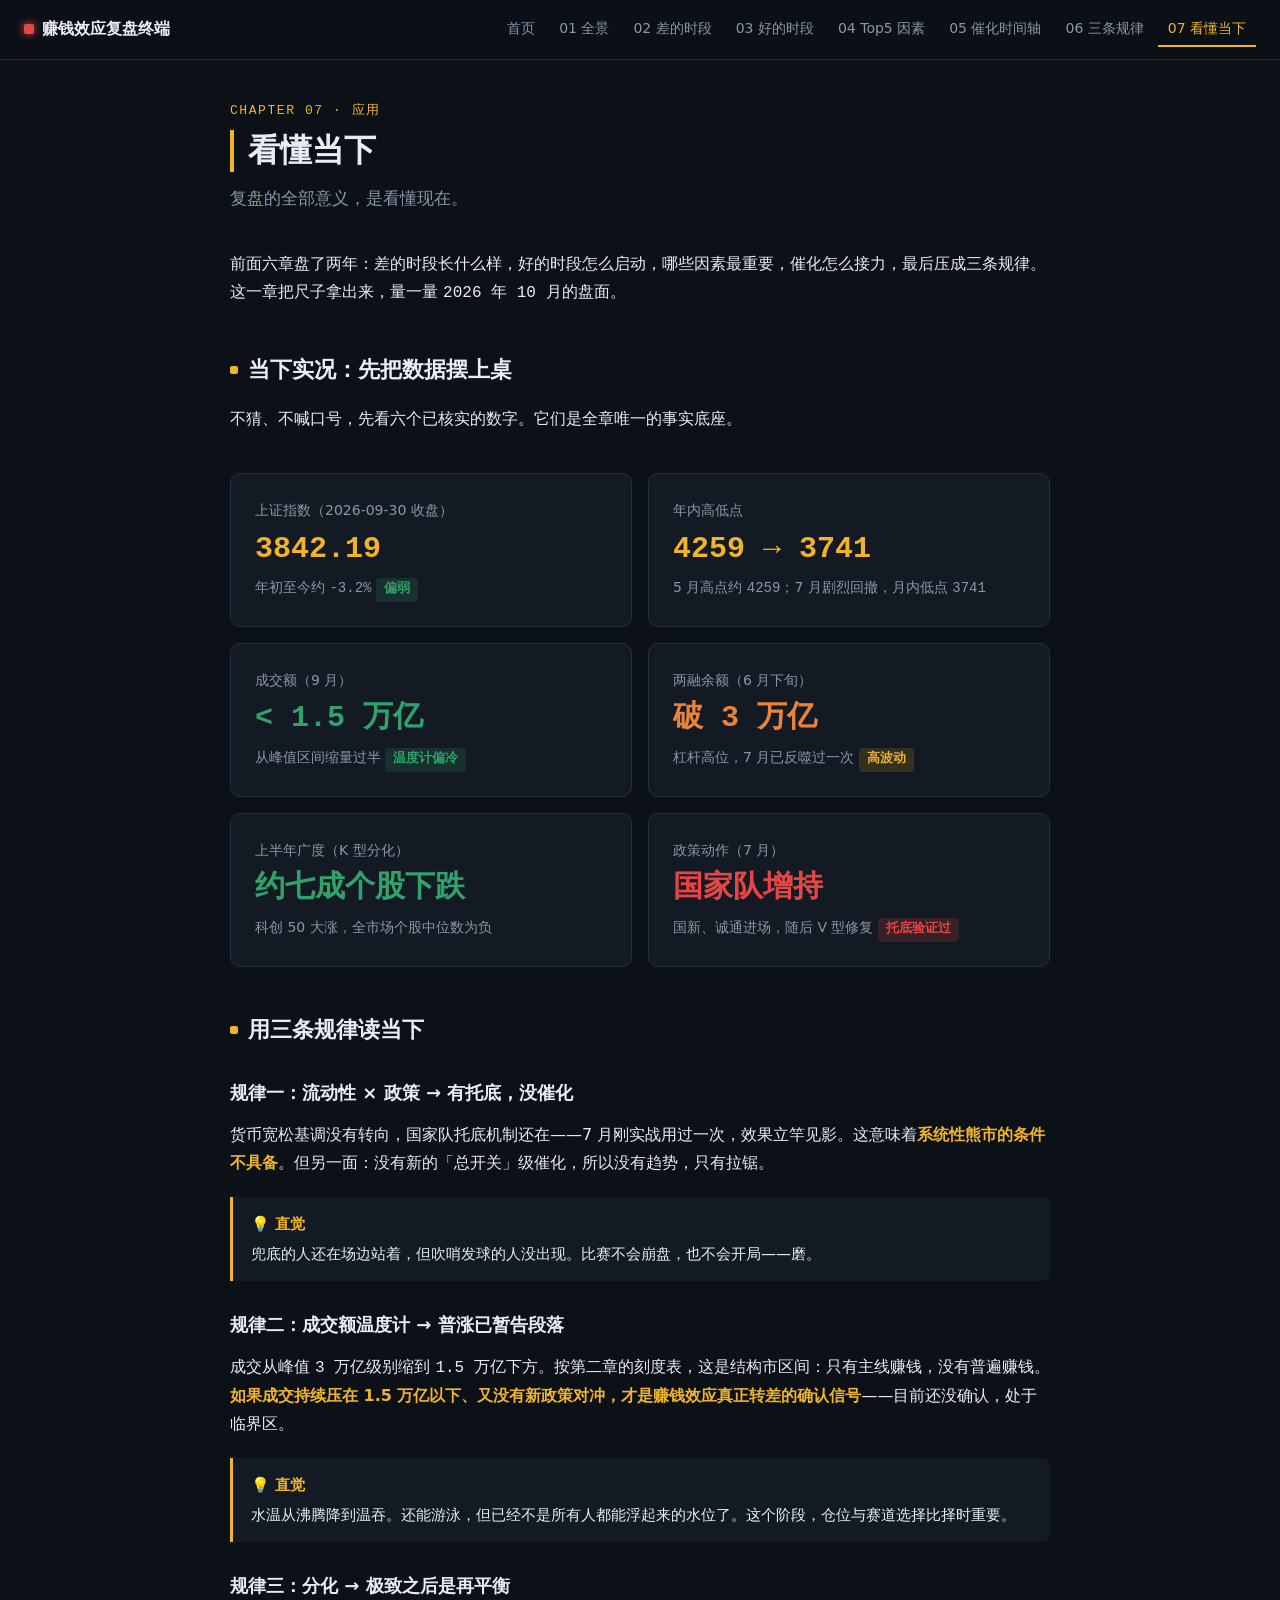
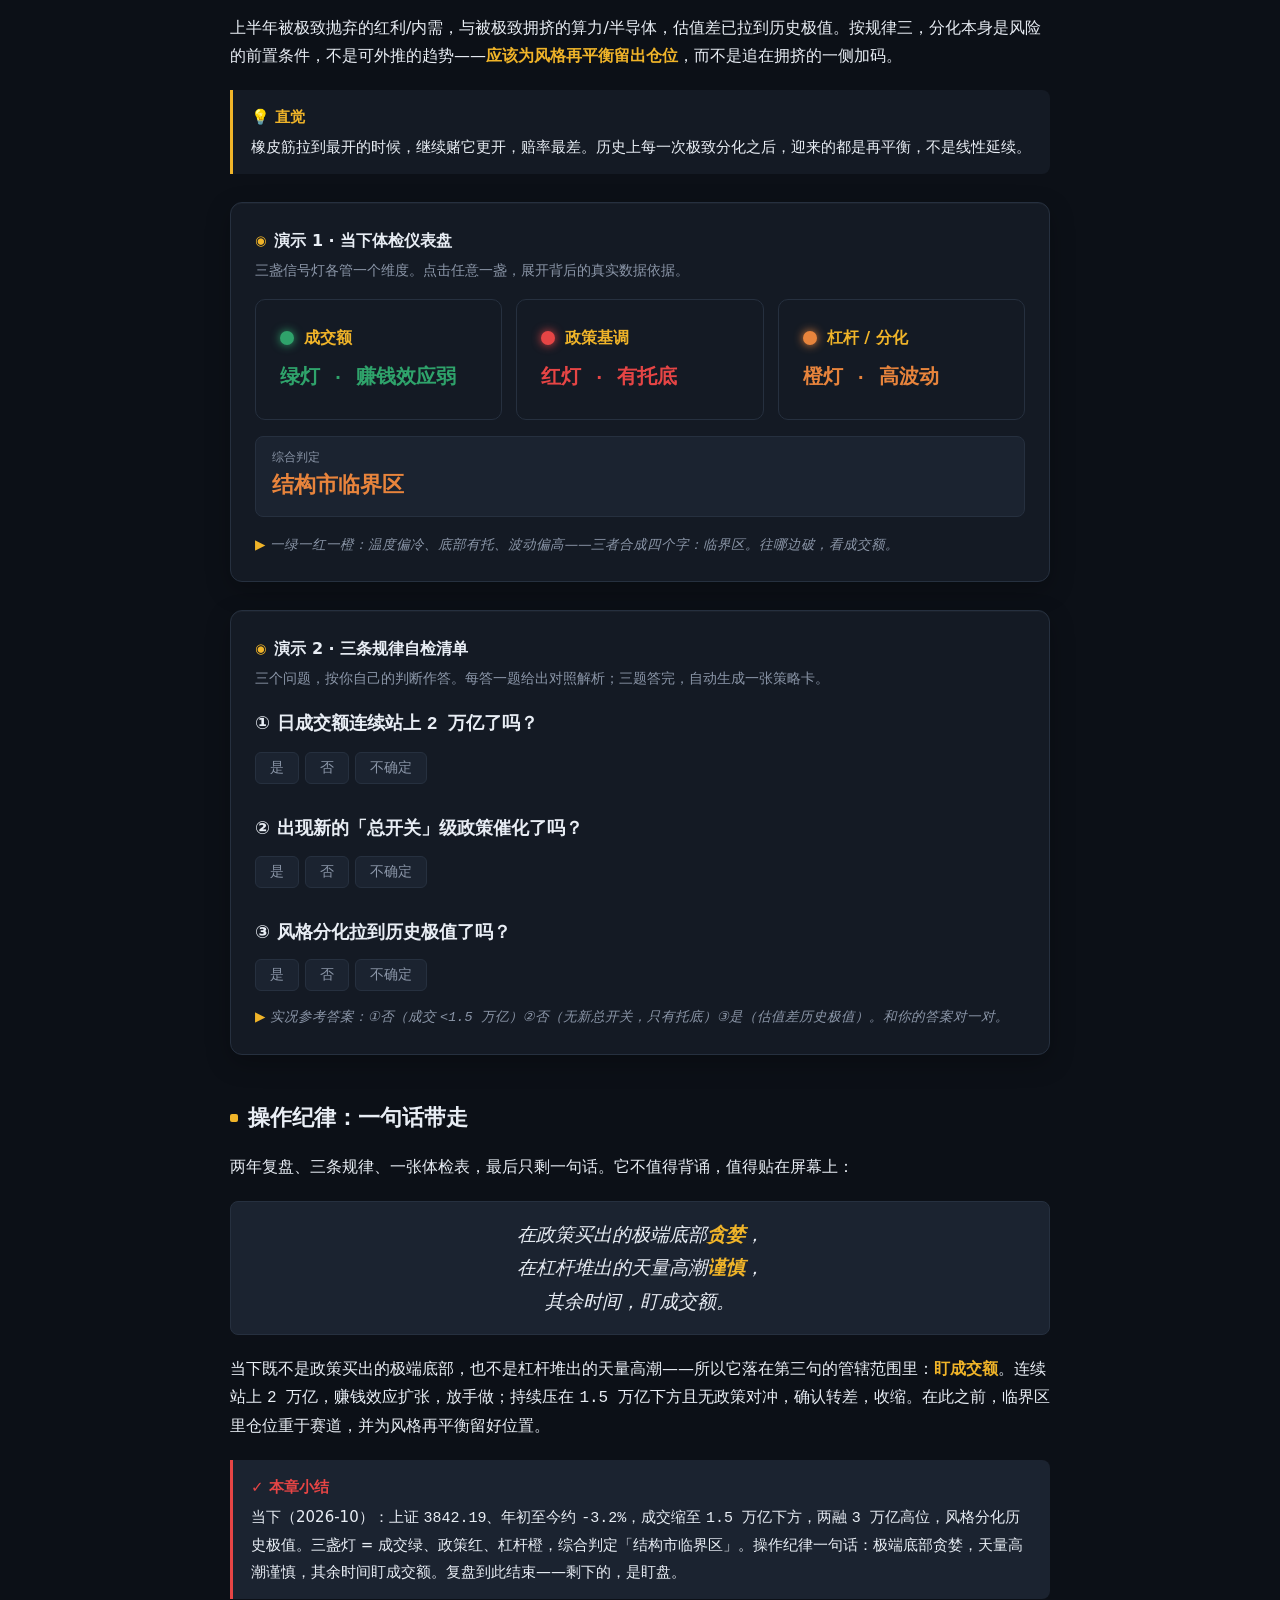
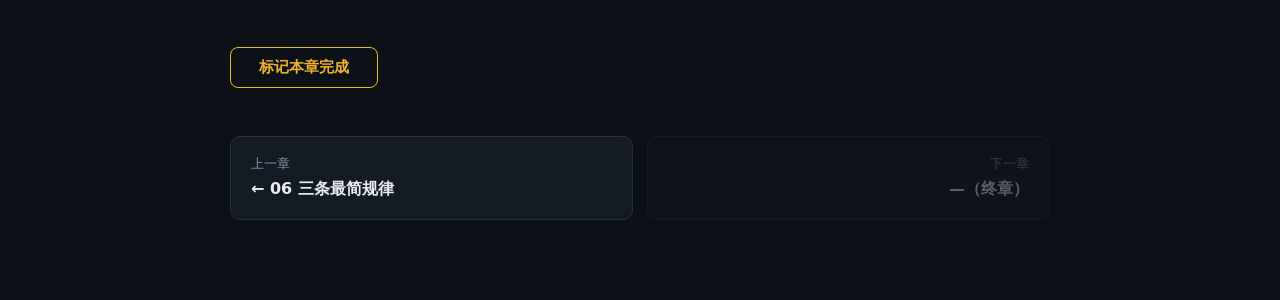
<file: chapters/07-now.html>
<!DOCTYPE html>
<html lang="zh-CN">
<head>
<meta charset="UTF-8">
<meta name="viewport" content="width=device-width, initial-scale=1.0">
<title>07 看懂当下 · 赚钱效应复盘终端</title>
<link rel="stylesheet" href="../assets/css/main.css">
</head>
<body>
<div class="progress"></div>
<header class="topbar">
  <a class="brand" href="../index.html" style="text-decoration:none">赚钱效应复盘终端</a>
  <nav>
    <a href="../index.html">首页</a>
    <a href="01-panorama.html">01 全景</a>
    <a href="02-bad-times.html">02 差的时段</a>
    <a href="03-good-times.html">03 好的时段</a>
    <a href="04-top5.html">04 Top5 因素</a>
    <a href="05-catalysts.html">05 催化时间轴</a>
    <a href="06-rules.html">06 三条规律</a>
    <a href="07-now.html" class="active">07 看懂当下</a>
  </nav>
</header>

<div class="wrap">
  <div class="ch-head">
    <div class="kicker">Chapter 07 · 应用</div>
    <h1>看懂当下</h1>
    <p class="lede">复盘的全部意义，是看懂现在。</p>
  </div>

  <p>前面六章盘了两年：差的时段长什么样，好的时段怎么启动，哪些因素最重要，催化怎么接力，最后压成三条规律。这一章把尺子拿出来，量一量 <span class="num">2026 年 10 月</span>的盘面。</p>

  <h2>当下实况：先把数据摆上桌</h2>

  <p>不猜、不喊口号，先看六个已核实的数字。它们是全章唯一的事实底座。</p>

  <div class="grid">
    <div class="card" style="margin:0">
      <div class="small">上证指数（2026-09-30 收盘）</div>
      <div class="num" style="font-size:30px;font-weight:700;color:var(--accent)">3842.19</div>
      <div class="small">年初至今约 <span class="num">-3.2%</span> <span class="tag bad">偏弱</span></div>
    </div>
    <div class="card" style="margin:0">
      <div class="small">年内高低点</div>
      <div class="num" style="font-size:30px;font-weight:700;color:var(--accent)">4259 → 3741</div>
      <div class="small">5 月高点约 <span class="num">4259</span>；7 月剧烈回撤，月内低点 <span class="num">3741</span></div>
    </div>
    <div class="card" style="margin:0">
      <div class="small">成交额（9 月）</div>
      <div class="num" style="font-size:30px;font-weight:700;color:var(--bad)">&lt; 1.5 万亿</div>
      <div class="small">从峰值区间缩量过半 <span class="tag bad">温度计偏冷</span></div>
    </div>
    <div class="card" style="margin:0">
      <div class="small">两融余额（6 月下旬）</div>
      <div class="num" style="font-size:30px;font-weight:700;color:var(--warn)">破 3 万亿</div>
      <div class="small">杠杆高位，7 月已反噬过一次 <span class="tag mid">高波动</span></div>
    </div>
    <div class="card" style="margin:0">
      <div class="small">上半年广度（K 型分化）</div>
      <div class="num" style="font-size:30px;font-weight:700;color:var(--bad)">约七成个股下跌</div>
      <div class="small">科创 50 大涨，全市场个股中位数为负</div>
    </div>
    <div class="card" style="margin:0">
      <div class="small">政策动作（7 月）</div>
      <div class="num" style="font-size:30px;font-weight:700;color:var(--good)">国家队增持</div>
      <div class="small">国新、诚通进场，随后 V 型修复 <span class="tag good">托底验证过</span></div>
    </div>
  </div>

  <h2>用三条规律读当下</h2>

  <h3>规律一：流动性 × 政策 → 有托底，没催化</h3>
  <p>货币宽松基调没有转向，国家队托底机制还在——7 月刚实战用过一次，效果立竿见影。这意味着<strong>系统性熊市的条件不具备</strong>。但另一面：没有新的「总开关」级催化，所以没有趋势，只有拉锯。</p>
  <div class="callout c-intuition">
    <span class="co-title">💡 直觉</span>
    兜底的人还在场边站着，但吹哨发球的人没出现。比赛不会崩盘，也不会开局——磨。
  </div>

  <h3>规律二：成交额温度计 → 普涨已暂告段落</h3>
  <p>成交从峰值 <span class="num">3 万亿</span>级别缩到 <span class="num">1.5 万亿</span>下方。按第二章的刻度表，这是结构市区间：只有主线赚钱，没有普遍赚钱。<strong>如果成交持续压在 1.5 万亿以下、又没有新政策对冲，才是赚钱效应真正转差的确认信号</strong>——目前还没确认，处于临界区。</p>
  <div class="callout c-intuition">
    <span class="co-title">💡 直觉</span>
    水温从沸腾降到温吞。还能游泳，但已经不是所有人都能浮起来的水位了。这个阶段，仓位与赛道选择比择时重要。
  </div>

  <h3>规律三：分化 → 极致之后是再平衡</h3>
  <p>上半年被极致抛弃的红利/内需，与被极致拥挤的算力/半导体，估值差已拉到历史极值。按规律三，分化本身是风险的前置条件，不是可外推的趋势——<strong>应该为风格再平衡留出仓位</strong>，而不是追在拥挤的一侧加码。</p>
  <div class="callout c-intuition">
    <span class="co-title">💡 直觉</span>
    橡皮筋拉到最开的时候，继续赌它更开，赔率最差。历史上每一次极致分化之后，迎来的都是再平衡，不是线性延续。
  </div>

  <div class="demo">
    <div class="demo-title">演示 1 · 当下体检仪表盘</div>
    <div class="demo-sub">三盏信号灯各管一个维度。点击任意一盏，展开背后的真实数据依据。</div>
    <div style="display:flex;gap:14px;flex-wrap:wrap" id="lamps">
      <div class="card" id="lamp1" style="flex:1;min-width:220px;margin:0;cursor:pointer">
        <div style="display:flex;align-items:center;gap:10px">
          <span style="width:14px;height:14px;border-radius:50%;background:var(--bad);box-shadow:0 0 10px var(--bad);flex:none"></span>
          <strong>成交额</strong>
        </div>
        <div class="num" style="font-size:20px;font-weight:700;margin-top:8px;color:var(--bad)">绿灯 · 赚钱效应弱</div>
        <div class="tl-detail" id="d1" style="display:none">
          9 月成交缩至 <span class="num">1.5 万亿</span>下方，距峰值 <span class="num">3 万亿</span>级别缩量过半。对照刻度表：<span class="num">1–1.5 万亿</span> = 结构市，只有主线赚钱——普遍赚钱阶段已暂告段落。
        </div>
      </div>
      <div class="card" id="lamp2" style="flex:1;min-width:220px;margin:0;cursor:pointer">
        <div style="display:flex;align-items:center;gap:10px">
          <span style="width:14px;height:14px;border-radius:50%;background:var(--good);box-shadow:0 0 10px var(--good);flex:none"></span>
          <strong>政策基调</strong>
        </div>
        <div class="num" style="font-size:20px;font-weight:700;margin-top:8px;color:var(--good)">红灯 · 有托底</div>
        <div class="tl-detail" id="d2" style="display:none">
          货币宽松基调未转向；7 月国家队（国新、诚通）增持后市场 V 型修复——托底机制刚刚被实战验证过一次。系统性熊市的条件不具备。
        </div>
      </div>
      <div class="card" id="lamp3" style="flex:1;min-width:220px;margin:0;cursor:pointer">
        <div style="display:flex;align-items:center;gap:10px">
          <span style="width:14px;height:14px;border-radius:50%;background:var(--warn);box-shadow:0 0 10px var(--warn);flex:none"></span>
          <strong>杠杆 / 分化</strong>
        </div>
        <div class="num" style="font-size:20px;font-weight:700;margin-top:8px;color:var(--warn)">橙灯 · 高波动</div>
        <div class="tl-detail" id="d3" style="display:none">
          两融 6 月下旬突破 <span class="num">3 万亿</span>，杠杆在高位；上半年极致 K 型（科创 50 大涨、约七成个股下跌），风格估值差拉至历史极值。7 月回撤到 <span class="num">3741</span> 就是杠杆反噬的预演。
        </div>
      </div>
    </div>
    <div class="readouts">
      <div class="readout r-warn" id="verdict"><span class="r-label">综合判定</span><span class="r-value num">结构市临界区</span></div>
    </div>
    <div class="demo-note">一绿一红一橙：温度偏冷、底部有托、波动偏高——三者合成四个字：临界区。往哪边破，看成交额。</div>
  </div>

  <div class="demo">
    <div class="demo-title">演示 2 · 三条规律自检清单</div>
    <div class="demo-sub">三个问题，按你自己的判断作答。每答一题给出对照解析；三题答完，自动生成一张策略卡。</div>

    <h3 style="margin-top:8px">① 日成交额连续站上 <span class="num">2 万亿</span>了吗？</h3>
    <div class="btn-group" id="q1" data-q="1">
      <button data-a="yes">是</button>
      <button data-a="no">否</button>
      <button data-a="unsure">不确定</button>
    </div>
    <div class="callout c-math" id="fb1" style="display:none"><span class="co-title">∑ 对照实况</span><span id="fb1t"></span></div>

    <h3>② 出现新的「总开关」级政策催化了吗？</h3>
    <div class="btn-group" id="q2" data-q="2">
      <button data-a="yes">是</button>
      <button data-a="no">否</button>
      <button data-a="unsure">不确定</button>
    </div>
    <div class="callout c-math" id="fb2" style="display:none"><span class="co-title">∑ 对照实况</span><span id="fb2t"></span></div>

    <h3>③ 风格分化拉到历史极值了吗？</h3>
    <div class="btn-group" id="q3" data-q="3">
      <button data-a="yes">是</button>
      <button data-a="no">否</button>
      <button data-a="unsure">不确定</button>
    </div>
    <div class="callout c-math" id="fb3" style="display:none"><span class="co-title">∑ 对照实况</span><span id="fb3t"></span></div>

    <div class="callout c-summary" id="sc" style="display:none"><span class="co-title">✓ 你的策略卡</span><span id="sct"></span></div>
    <div class="demo-note">实况参考答案：①否（成交 <span class="num">&lt;1.5 万亿</span>）②否（无新总开关，只有托底）③是（估值差历史极值）。和你的答案对一对。</div>
  </div>

  <h2>操作纪律：一句话带走</h2>

  <p>两年复盘、三条规律、一张体检表，最后只剩一句话。它不值得背诵，值得贴在屏幕上：</p>

  <div class="formula">在政策买出的极端底部<strong>贪婪</strong>，<br>在杠杆堆出的天量高潮<strong>谨慎</strong>，<br>其余时间，盯成交额。</div>

  <p>当下既不是政策买出的极端底部，也不是杠杆堆出的天量高潮——所以它落在第三句的管辖范围里：<strong>盯成交额</strong>。连续站上 <span class="num">2 万亿</span>，赚钱效应扩张，放手做；持续压在 <span class="num">1.5 万亿</span>下方且无政策对冲，确认转差，收缩。在此之前，临界区里仓位重于赛道，并为风格再平衡留好位置。</p>

  <div class="callout c-summary">
    <span class="co-title">✓ 本章小结</span>
    当下（2026-10）：上证 <span class="num">3842.19</span>、年初至今约 <span class="num">-3.2%</span>，成交缩至 <span class="num">1.5 万亿</span>下方，两融 <span class="num">3 万亿</span>高位，风格分化历史极值。三盏灯 = 成交绿、政策红、杠杆橙，综合判定「结构市临界区」。操作纪律一句话：极端底部贪婪，天量高潮谨慎，其余时间盯成交额。复盘到此结束——剩下的，是盯盘。
  </div>

  <button class="btn-done">标记本章完成</button>

  <div class="chapter-nav">
    <a href="06-rules.html"><span class="cn-dir">上一章</span><span class="cn-title">← 06 三条最简规律</span></a>
    <a class="next disabled"><span class="cn-dir">下一章</span><span class="cn-title">—（终章）</span></a>
  </div>
</div>

<script src="../assets/js/site.js"></script>
<script>
(function () {
  "use strict";

  // 演示 1：信号灯展开/收起
  [["lamp1", "d1"], ["lamp2", "d2"], ["lamp3", "d3"]].forEach(function (p) {
    document.getElementById(p[0]).addEventListener("click", function () {
      var d = document.getElementById(p[1]);
      d.style.display = d.style.display === "none" ? "block" : "none";
    });
  });

  // 演示 2：自检清单
  var answers = { 1: null, 2: null, 3: null };
  var FB = {
    1: {
      yes: "实况是 9 月成交缩至 1.5 万亿下方——尚未站上。若你观察到连续 2 万亿，那是赚钱效应全面扩张的确认信号，刻度表里唯一不撒谎的那一格。",
      no: "与实况一致：成交 <1.5 万亿，处于结构市区间。普遍赚钱阶段暂告段落，仓位与赛道比择时重要。",
      unsure: "不看点位看成交——打开行情软件看一眼两市日成交额，对照刻度：<1.5 万亿结构市、连续 >2 万亿普涨。这是最值得盯的一个数。"
    },
    2: {
      yes: "实况里还没有：宽松基调未转向、托底机制在，但没有新的「总开关」。若你判断出现了，对照历史——924 那级别的政策才是趋势的发令枪。",
      no: "与实况一致：有托底、无催化，所以是拉锯而非趋势。系统性熊市条件不具备，但也别指望单边行情。",
      unsure: "判断标准很简单：这个政策能不能让增量资金真的进场？三次大底都是政策亲手买出来的——够不上那个级别，就不是总开关。"
    },
    3: {
      yes: "与实况一致：红利/内需与算力/半导体的估值差已到历史极值。规律三说：极致分化后是再平衡而非延续——为再平衡留仓位。",
      no: "实况是已至极值：上半年约七成个股下跌、科创 50 大涨的 K 型。橡皮筋已拉到最开，继续赌更开的赔率最差。",
      unsure: "看两个数就够：个股中位数（上半年为负）与主线拥挤度（科创 50 大涨、约七成个股下跌）。两极反向越走越远，就是极值。"
    }
  };

  function buildCard() {
    if (!answers[1] || !answers[2] || !answers[3]) return;
    var vol = answers[1] === "yes", pol = answers[2] === "yes";
    var unsure = answers[1] === "unsure" || answers[2] === "unsure" || answers[3] === "unsure";
    var main;
    if (!vol && !pol) {
      main = "成交未确认 + 无新催化：耐心等信号，仓位重于赛道。这正是当下实况——结构市临界区，不追、不赌，等成交额发令枪。";
    } else if (!vol && pol) {
      main = "政策给了底，但成交没放量：等成交额确认再加码，发令枪响之前按结构市做。";
    } else if (vol && !pol) {
      main = "成交连续站上 2 万亿：赚钱效应扩张期，顺势参与，但两融已在 3 万亿高位——盯紧杠杆，天量处不加仓。";
    } else {
      main = "成交与政策双信号共振：赚钱效应全面扩张，放手做主线，同时给下一次高潮留一份谨慎。";
    }
    if (answers[3] === "yes") {
      main += " 分化已到历史极值：为再平衡留仓位，不在拥挤一侧加码。";
    }
    if (unsure) {
      main += "（你还有不确定项：留一部分观察仓，等信号自己走出来。）";
    }
    document.getElementById("sct").textContent = main;
    document.getElementById("sc").style.display = "block";
  }

  ["q1", "q2", "q3"].forEach(function (qid) {
    var group = document.getElementById(qid);
    var q = group.dataset.q;
    group.addEventListener("click", function (e) {
      var b = e.target.closest("button");
      if (!b) return;
      this.querySelectorAll("button").forEach(function (x) { x.classList.remove("active"); });
      b.classList.add("active");
      answers[q] = b.dataset.a;
      document.getElementById("fb" + q + "t").textContent = FB[q][b.dataset.a];
      document.getElementById("fb" + q).style.display = "block";
      buildCard();
    });
  });
})();
</script>
</body>
</html>
</file>
<file: assets/css/main.css>
/* 赚钱效应复盘终端 · 设计系统（唯一 CSS） */
:root {
  --canvas: #0c1017;
  --surface: #141a24;
  --surface2: #1b2330;
  --text: #e8edf4;
  --muted: #8b96a8;
  --border: #26303f;
  --accent: #f0b429;
  --good: #e64545;
  --bad: #2fa36b;
  --warn: #e8843c;
  --info: #4f9cf9;
  --mono: ui-monospace, "SF Mono", Consolas, "Courier New", monospace;
}
* { box-sizing: border-box; margin: 0; padding: 0; }
html { scroll-behavior: smooth; }
body {
  background: var(--canvas);
  color: var(--text);
  font: 16px/1.75 system-ui, "PingFang SC", "Microsoft YaHei", sans-serif;
  -webkit-font-smoothing: antialiased;
}
::selection { background: var(--accent); color: #111; }
a { color: var(--info); text-decoration: none; }
a:hover { text-decoration: underline; }
.num { font-family: var(--mono); font-variant-numeric: tabular-nums; }

/* 顶部进度条 + 导航 */
.progress {
  position: fixed; top: 0; left: 0; height: 3px; width: 0;
  background: var(--accent); z-index: 60; transition: width .1s linear;
}
.topbar {
  position: sticky; top: 0; z-index: 50;
  display: flex; align-items: center; gap: 20px;
  padding: 12px 24px;
  background: rgba(12, 16, 23, .92);
  backdrop-filter: blur(8px);
  border-bottom: 1px solid var(--border);
}
.topbar .brand {
  font-weight: 700; color: var(--text); white-space: nowrap;
  display: flex; align-items: center; gap: 8px;
}
.topbar .brand::before {
  content: ""; width: 10px; height: 10px; border-radius: 2px;
  background: var(--good); box-shadow: 0 0 8px var(--good);
}
.topbar nav {
  display: flex; gap: 4px; overflow-x: auto; margin-left: auto;
  scrollbar-width: none;
}
.topbar nav::-webkit-scrollbar { display: none; }
.topbar nav a {
  color: var(--muted); font-size: 14px; white-space: nowrap;
  padding: 4px 10px; border-bottom: 2px solid transparent;
}
.topbar nav a:hover { color: var(--text); text-decoration: none; }
.topbar nav a.active { color: var(--accent); border-bottom-color: var(--accent); }

.wrap { max-width: 860px; margin: 0 auto; padding: 40px 20px 80px; }
.wrap-wide { max-width: 960px; margin: 0 auto; padding: 40px 20px 80px; }

/* 章头 */
.ch-head { margin-bottom: 36px; }
.ch-head .kicker {
  font-family: var(--mono); font-size: 13px; color: var(--accent);
  letter-spacing: .12em; text-transform: uppercase;
}
.ch-head h1 {
  font-size: 32px; font-weight: 700; line-height: 1.3; margin: 8px 0 12px;
  padding-left: 14px; border-left: 4px solid var(--accent);
}
.ch-head .lede { color: var(--muted); font-size: 17px; }
h2 {
  font-size: 22px; font-weight: 700; margin: 44px 0 16px;
  display: flex; align-items: center; gap: 10px;
}
h2::before { content: ""; width: 8px; height: 8px; background: var(--accent); border-radius: 2px; flex: none; }
h3 { font-size: 18px; font-weight: 600; margin: 28px 0 10px; }
p { margin: 12px 0; }
ul, ol { margin: 12px 0 12px 24px; }
li { margin: 6px 0; }
strong { color: var(--accent); font-weight: 600; }
.small { font-size: 14px; color: var(--muted); }

/* 卡片与表格 */
.card {
  background: var(--surface); border: 1px solid var(--border);
  border-radius: 10px; padding: 24px; margin: 20px 0;
}
table { width: 100%; border-collapse: collapse; margin: 16px 0; font-size: 14.5px; }
th, td { padding: 9px 12px; border-bottom: 1px solid var(--border); text-align: left; }
th { color: var(--muted); font-weight: 600; font-size: 13px; letter-spacing: .04em; }
tr:last-child td { border-bottom: none; }
td .num, th .num { font-size: 14px; }
.tag {
  display: inline-block; padding: 1px 8px; border-radius: 4px;
  font-size: 12.5px; font-family: var(--mono); font-weight: 600;
}
.tag.good { background: rgba(230, 69, 69, .16); color: var(--good); }
.tag.bad { background: rgba(47, 163, 107, .16); color: var(--bad); }
.tag.mid { background: rgba(240, 180, 41, .14); color: var(--accent); }

/* callout 四分法 */
.callout {
  border-left: 3px solid; border-radius: 0 8px 8px 0;
  padding: 14px 18px; margin: 20px 0;
  background: var(--surface); font-size: 15px;
}
.callout .co-title { font-weight: 700; display: block; margin-bottom: 4px; }
.c-intuition { border-color: var(--accent); } .c-intuition .co-title { color: var(--accent); }
.c-trap { border-color: var(--warn); } .c-trap .co-title { color: var(--warn); }
.c-math { border-color: var(--info); } .c-math .co-title { color: var(--info); }
.c-summary { border-color: var(--good); background: var(--surface2); } .c-summary .co-title { color: var(--good); }

.formula {
  font-family: Georgia, "Times New Roman", serif; font-style: italic;
  text-align: center; font-size: 19px;
  background: var(--surface2); border: 1px solid var(--border);
  border-radius: 8px; padding: 16px; margin: 20px 0;
}

/* 演示卡片 */
.demo {
  background: var(--surface); border: 1px solid var(--border);
  border-radius: 12px; padding: 24px; margin: 28px 0;
  box-shadow: inset 0 1px 0 rgba(255, 255, 255, .03), 0 8px 24px rgba(0, 0, 0, .25);
}
.demo-title {
  font-size: 16px; font-weight: 700; margin-bottom: 4px;
  display: flex; align-items: center; gap: 8px;
}
.demo-title::before { content: "◉"; color: var(--accent); font-size: 13px; }
.demo-sub { color: var(--muted); font-size: 13.5px; margin-bottom: 16px; }
.ctl { margin: 16px 0; }
.ctl label { display: flex; justify-content: space-between; font-size: 14px; color: var(--muted); margin-bottom: 6px; }
.ctl label output { font-family: var(--mono); color: var(--accent); font-weight: 600; }
input[type=range] {
  width: 100%; appearance: none; height: 6px; border-radius: 3px;
  background: var(--surface2); outline: none;
}
input[type=range]::-webkit-slider-thumb {
  appearance: none; width: 20px; height: 20px; border-radius: 50%;
  background: var(--accent); border: 3px solid var(--canvas);
  box-shadow: 0 0 0 1px var(--accent); cursor: pointer;
}
input[type=range]::-moz-range-thumb {
  width: 14px; height: 14px; border-radius: 50%;
  background: var(--accent); border: 3px solid var(--canvas);
  box-shadow: 0 0 0 1px var(--accent); cursor: pointer;
}
.btn-group { display: flex; flex-wrap: wrap; gap: 6px; margin: 12px 0; }
.btn-group button, .preset {
  background: var(--surface2); color: var(--muted);
  border: 1px solid var(--border); border-radius: 6px;
  padding: 6px 14px; font-size: 13.5px; cursor: pointer;
  font-family: inherit; transition: all .15s;
}
.btn-group button:hover, .preset:hover { color: var(--text); border-color: var(--accent); }
.btn-group button.active { background: var(--accent); color: #111; border-color: var(--accent); font-weight: 600; }
.preset { border-radius: 999px; font-size: 12.5px; padding: 4px 12px; }
.readouts { display: flex; flex-wrap: wrap; gap: 10px; margin: 16px 0; }
.readout {
  background: var(--surface2); border: 1px solid var(--border);
  border-radius: 8px; padding: 10px 16px; min-width: 120px; flex: 1;
}
.readout .r-label { font-size: 12px; color: var(--muted); display: block; }
.readout .r-value { font-family: var(--mono); font-size: 22px; font-weight: 700; }
.readout.r-good .r-value { color: var(--good); }
.readout.r-bad .r-value { color: var(--bad); }
.readout.r-warn .r-value { color: var(--warn); }
.readout.r-accent .r-value { color: var(--accent); }
.demo-note {
  margin-top: 14px; font-size: 13.5px; color: var(--muted); font-style: italic;
}
.demo-note::before { content: "▶ "; color: var(--accent); font-style: normal; }
canvas.chart { width: 100%; display: block; border-radius: 8px; background: var(--canvas); }

/* 时间轴 */
.timeline { position: relative; margin: 24px 0 24px 8px; padding-left: 28px; }
.timeline::before {
  content: ""; position: absolute; left: 7px; top: 6px; bottom: 6px;
  width: 2px; background: var(--border);
}
.tl-node { position: relative; margin-bottom: 14px; cursor: pointer; }
.tl-node::before {
  content: ""; position: absolute; left: -27px; top: 8px;
  width: 12px; height: 12px; border-radius: 50%;
  background: var(--muted); border: 2px solid var(--canvas);
  box-shadow: 0 0 0 2px var(--border); transition: all .15s;
}
.tl-node.good::before { background: var(--good); box-shadow: 0 0 0 2px var(--good); }
.tl-node.bad::before { background: var(--bad); box-shadow: 0 0 0 2px var(--bad); }
.tl-node:hover::before { transform: scale(1.25); }
.tl-head {
  display: flex; align-items: baseline; gap: 10px; flex-wrap: wrap;
  background: var(--surface); border: 1px solid var(--border);
  border-radius: 8px; padding: 10px 14px;
}
.tl-head:hover { border-color: var(--accent); }
.tl-date { font-family: var(--mono); font-size: 13px; color: var(--accent); white-space: nowrap; }
.tl-name { font-weight: 600; font-size: 15px; }
.tl-detail {
  display: none; margin-top: 8px; padding: 14px 18px;
  background: var(--surface2); border: 1px solid var(--border);
  border-radius: 8px; font-size: 14.5px;
}
.tl-node.open .tl-detail { display: block; }

/* 章末三件套 */
.btn-done {
  display: inline-block; margin: 28px 0 8px;
  background: transparent; color: var(--accent);
  border: 1.5px solid var(--accent); border-radius: 8px;
  padding: 10px 28px; font-size: 15px; font-weight: 600;
  cursor: pointer; font-family: inherit; transition: all .2s;
}
.btn-done:hover { background: rgba(240, 180, 41, .12); }
.btn-done.done { background: var(--good); border-color: var(--good); color: #fff; }
.chapter-nav { display: grid; grid-template-columns: 1fr 1fr; gap: 14px; margin-top: 40px; }
.chapter-nav a {
  background: var(--surface); border: 1px solid var(--border);
  border-radius: 10px; padding: 16px 20px; color: var(--text);
  transition: all .15s; display: block;
}
.chapter-nav a:hover { border-color: var(--accent); transform: translateY(-2px); text-decoration: none; }
.chapter-nav .cn-dir { font-size: 12.5px; color: var(--muted); display: block; }
.chapter-nav .cn-title { font-weight: 600; margin-top: 2px; }
.chapter-nav a.next { text-align: right; }
.chapter-nav a.disabled { opacity: .35; pointer-events: none; }

/* 首页 */
.hero { text-align: center; padding: 72px 20px 48px; position: relative; }
.hero h1 { font-size: 44px; font-weight: 800; letter-spacing: .02em; }
.hero h1 .hl { color: var(--good); }
.hero .sub { color: var(--muted); font-size: 17px; margin-top: 14px; }
.hero-stats { display: flex; justify-content: center; gap: 28px; flex-wrap: wrap; margin-top: 36px; }
.hero-stat { text-align: center; }
.hero-stat .hs-v { font-family: var(--mono); font-size: 34px; font-weight: 700; color: var(--accent); }
.hero-stat .hs-l { font-size: 13px; color: var(--muted); }
.grid { display: grid; grid-template-columns: 1fr 1fr; gap: 16px; margin-top: 40px; }
.ch-card {
  background: var(--surface); border: 1px solid var(--border);
  border-radius: 12px; padding: 22px; color: var(--text);
  display: block; transition: all .15s; position: relative;
}
.ch-card:hover { border-color: var(--accent); transform: translateY(-3px); text-decoration: none; }
.ch-card .cc-no { font-family: var(--mono); font-size: 13px; color: var(--accent); }
.ch-card .cc-title { font-size: 18px; font-weight: 700; margin: 6px 0 8px; }
.ch-card .cc-hook { font-size: 14px; color: var(--muted); }
.ch-card .cc-done {
  position: absolute; top: 18px; right: 18px; width: 14px; height: 14px;
  border-radius: 50%; border: 2px solid var(--border);
}
.ch-card .cc-done.done { background: var(--good); border-color: var(--good); }
.foot { text-align: center; color: var(--muted); font-size: 13px; padding: 40px 20px; border-top: 1px solid var(--border); margin-top: 60px; }

@media (max-width: 720px) {
  .hero h1 { font-size: 30px; }
  .grid, .chapter-nav { grid-template-columns: 1fr; }
  .ch-head h1 { font-size: 26px; }
  .topbar { padding: 10px 14px; gap: 12px; }
}
@media (prefers-reduced-motion: reduce) {
  html { scroll-behavior: auto; }
  * { transition: none !important; animation: none !important; }
}
</file>
